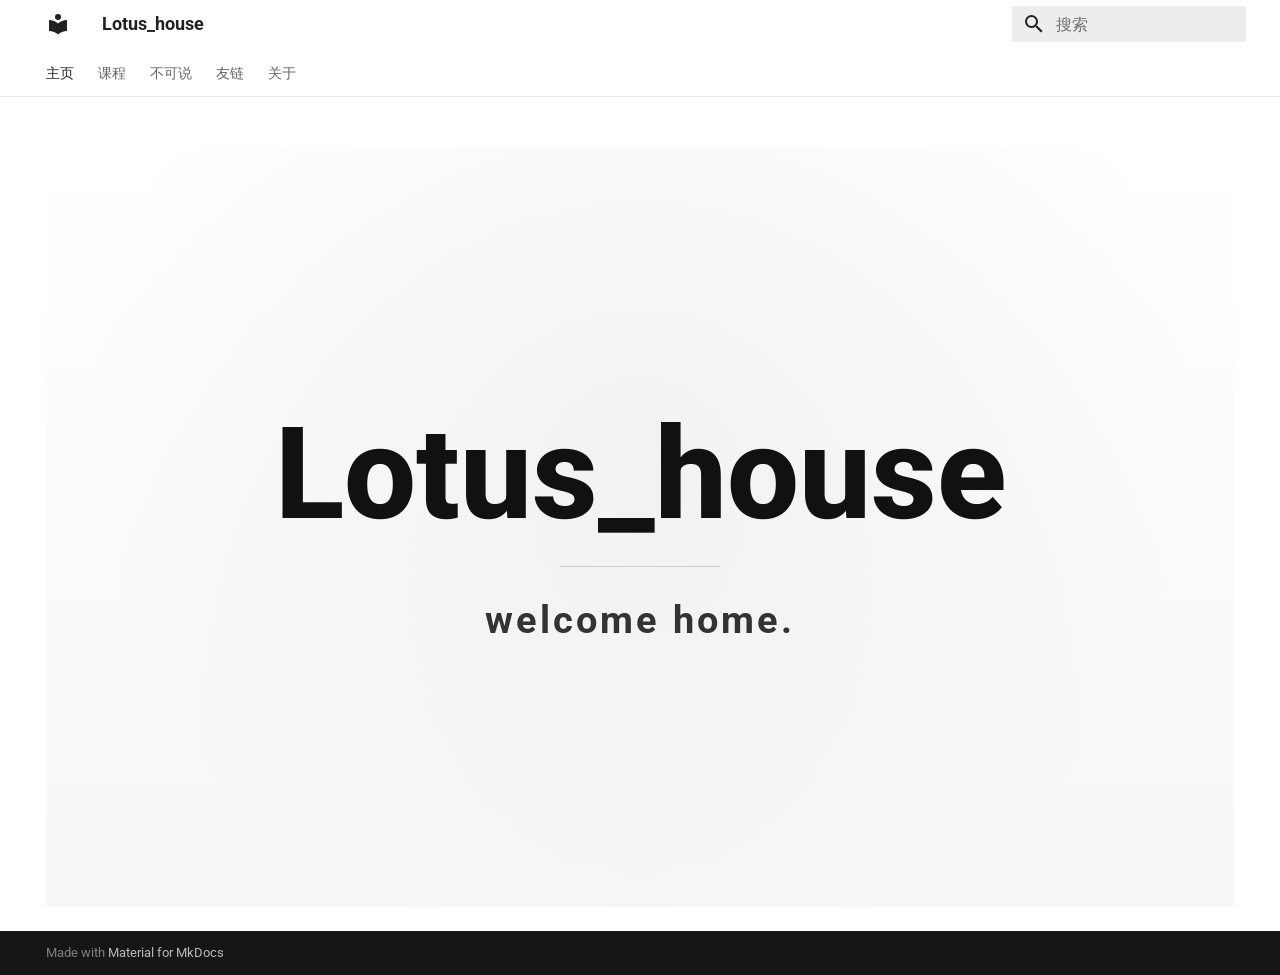
<file: index.html>
<!doctype html>
<html lang="zh" class="no-js">
  <head>
    
      <meta charset="utf-8">
      <meta name="viewport" content="width=device-width,initial-scale=1">
      
      
      
        <link rel="canonical" href="https://callmelotus.github.io/Lotus_house/">
      
      
      
        <link rel="next" href="course/">
      
      
        
      
      
      <link rel="icon" href="assets/images/favicon.png">
      <meta name="generator" content="mkdocs-1.6.1, mkdocs-material-9.7.7">
    
    
      
        <title>Lotus_house</title>
      
    
    
      <link rel="stylesheet" href="assets/stylesheets/main.ec1eaa64.min.css">
      
        
        <link rel="stylesheet" href="assets/stylesheets/palette.ab4e12ef.min.css">
      
      


    
    
      
    
    
      
        
        
        <link rel="preconnect" href="https://fonts.gstatic.com" crossorigin>
        <link rel="stylesheet" href="https://fonts.googleapis.com/css?family=Roboto:300,300i,400,400i,700,700i%7CRoboto+Mono:400,400i,700,700i&display=fallback">
        <style>:root{--md-text-font:"Roboto";--md-code-font:"Roboto Mono"}</style>
      
    
    
      <link rel="stylesheet" href="stylesheets/extra.css">
    
    <script>__md_scope=new URL(".",location),__md_hash=e=>[...e].reduce(((e,_)=>(e<<5)-e+_.charCodeAt(0)),0),__md_get=(e,_=localStorage,t=__md_scope)=>JSON.parse(_.getItem(t.pathname+"."+e)),__md_set=(e,_,t=localStorage,a=__md_scope)=>{try{t.setItem(a.pathname+"."+e,JSON.stringify(_))}catch(e){}}</script>
    
      

    
    
  </head>
  
  
    
    
    
    
    
    <body dir="ltr" data-md-color-scheme="default" data-md-color-primary="white" data-md-color-accent="indigo">
  
    
    <input class="md-toggle" data-md-toggle="drawer" type="checkbox" id="__drawer" autocomplete="off">
    <input class="md-toggle" data-md-toggle="search" type="checkbox" id="__search" autocomplete="off">
    <label class="md-overlay" for="__drawer"></label>
    <div data-md-component="skip">
      
    </div>
    <div data-md-component="announce">
      
    </div>
    
    
      

<header class="md-header" data-md-component="header">
  <nav class="md-header__inner md-grid" aria-label="页眉">
    <a href="." title="Lotus_house" class="md-header__button md-logo" aria-label="Lotus_house" data-md-component="logo">
      
  
  <svg xmlns="http://www.w3.org/2000/svg" viewBox="0 0 24 24"><path d="M12 8a3 3 0 0 0 3-3 3 3 0 0 0-3-3 3 3 0 0 0-3 3 3 3 0 0 0 3 3m0 3.54C9.64 9.35 6.5 8 3 8v11c3.5 0 6.64 1.35 9 3.54 2.36-2.19 5.5-3.54 9-3.54V8c-3.5 0-6.64 1.35-9 3.54"/></svg>

    </a>
    <label class="md-header__button md-icon" for="__drawer">
      
      <svg xmlns="http://www.w3.org/2000/svg" viewBox="0 0 24 24"><path d="M3 6h18v2H3zm0 5h18v2H3zm0 5h18v2H3z"/></svg>
    </label>
    <div class="md-header__title" data-md-component="header-title">
      <div class="md-header__ellipsis">
        <div class="md-header__topic">
          <span class="md-ellipsis">
            Lotus_house
          </span>
        </div>
        <div class="md-header__topic" data-md-component="header-topic">
          <span class="md-ellipsis">
            
              主页
            
          </span>
        </div>
      </div>
    </div>
    
      
    
    
    
    
      
      
        <label class="md-header__button md-icon" for="__search">
          
          <svg xmlns="http://www.w3.org/2000/svg" viewBox="0 0 24 24"><path d="M9.5 3A6.5 6.5 0 0 1 16 9.5c0 1.61-.59 3.09-1.56 4.23l.27.27h.79l5 5-1.5 1.5-5-5v-.79l-.27-.27A6.52 6.52 0 0 1 9.5 16 6.5 6.5 0 0 1 3 9.5 6.5 6.5 0 0 1 9.5 3m0 2C7 5 5 7 5 9.5S7 14 9.5 14 14 12 14 9.5 12 5 9.5 5"/></svg>
        </label>
        <div class="md-search" data-md-component="search" role="dialog">
  <label class="md-search__overlay" for="__search"></label>
  <div class="md-search__inner" role="search">
    <form class="md-search__form" name="search">
      <input type="text" class="md-search__input" name="query" aria-label="搜索" placeholder="搜索" autocapitalize="off" autocorrect="off" autocomplete="off" spellcheck="false" data-md-component="search-query" required>
      <label class="md-search__icon md-icon" for="__search">
        
        <svg xmlns="http://www.w3.org/2000/svg" viewBox="0 0 24 24"><path d="M9.5 3A6.5 6.5 0 0 1 16 9.5c0 1.61-.59 3.09-1.56 4.23l.27.27h.79l5 5-1.5 1.5-5-5v-.79l-.27-.27A6.52 6.52 0 0 1 9.5 16 6.5 6.5 0 0 1 3 9.5 6.5 6.5 0 0 1 9.5 3m0 2C7 5 5 7 5 9.5S7 14 9.5 14 14 12 14 9.5 12 5 9.5 5"/></svg>
        
        <svg xmlns="http://www.w3.org/2000/svg" viewBox="0 0 24 24"><path d="M20 11v2H8l5.5 5.5-1.42 1.42L4.16 12l7.92-7.92L13.5 5.5 8 11z"/></svg>
      </label>
      <nav class="md-search__options" aria-label="查找">
        
        <button type="reset" class="md-search__icon md-icon" title="清空当前内容" aria-label="清空当前内容" tabindex="-1">
          
          <svg xmlns="http://www.w3.org/2000/svg" viewBox="0 0 24 24"><path d="M19 6.41 17.59 5 12 10.59 6.41 5 5 6.41 10.59 12 5 17.59 6.41 19 12 13.41 17.59 19 19 17.59 13.41 12z"/></svg>
        </button>
      </nav>
      
    </form>
    <div class="md-search__output">
      <div class="md-search__scrollwrap" tabindex="0" data-md-scrollfix>
        <div class="md-search-result" data-md-component="search-result">
          <div class="md-search-result__meta">
            正在初始化搜索引擎
          </div>
          <ol class="md-search-result__list" role="presentation"></ol>
        </div>
      </div>
    </div>
  </div>
</div>
      
    
    
  </nav>
  
</header>
    
    <div class="md-container" data-md-component="container">
      
      
        
          
            
<nav class="md-tabs" aria-label="标签" data-md-component="tabs">
  <div class="md-grid">
    <ul class="md-tabs__list">
      
        
  
  
  
    
  
  
    <li class="md-tabs__item md-tabs__item--active">
      <a href="." class="md-tabs__link">
        
  
  
    
  
  主页

      </a>
    </li>
  

      
        
  
  
  
  
    
    
      <li class="md-tabs__item">
        <a href="course/" class="md-tabs__link">
          
  
  
    
  
  课程

        </a>
      </li>
    
  

      
        
  
  
  
  
    <li class="md-tabs__item">
      <a href="Singforme/" class="md-tabs__link">
        
  
  
    
  
  不可说

      </a>
    </li>
  

      
        
  
  
  
  
    <li class="md-tabs__item">
      <a href="friends/" class="md-tabs__link">
        
  
  
    
  
  友链

      </a>
    </li>
  

      
        
  
  
  
  
    <li class="md-tabs__item">
      <a href="about/" class="md-tabs__link">
        
  
  
    
  
  关于

      </a>
    </li>
  

      
    </ul>
  </div>
</nav>
          
        
      
      <main class="md-main" data-md-component="main">
        <div class="md-main__inner md-grid">
          
            
              
                
              
              <div class="md-sidebar md-sidebar--primary" data-md-component="sidebar" data-md-type="navigation" hidden>
                <div class="md-sidebar__scrollwrap">
                  <div class="md-sidebar__inner">
                    


  


<nav class="md-nav md-nav--primary md-nav--lifted" aria-label="导航栏" data-md-level="0">
  <label class="md-nav__title" for="__drawer">
    <a href="." title="Lotus_house" class="md-nav__button md-logo" aria-label="Lotus_house" data-md-component="logo">
      
  
  <svg xmlns="http://www.w3.org/2000/svg" viewBox="0 0 24 24"><path d="M12 8a3 3 0 0 0 3-3 3 3 0 0 0-3-3 3 3 0 0 0-3 3 3 3 0 0 0 3 3m0 3.54C9.64 9.35 6.5 8 3 8v11c3.5 0 6.64 1.35 9 3.54 2.36-2.19 5.5-3.54 9-3.54V8c-3.5 0-6.64 1.35-9 3.54"/></svg>

    </a>
    Lotus_house
  </label>
  
  <ul class="md-nav__list" data-md-scrollfix>
    
      
      
  
  
    
  
  
  
    <li class="md-nav__item md-nav__item--active">
      
      <input class="md-nav__toggle md-toggle" type="checkbox" id="__toc">
      
      
      
      <a href="." class="md-nav__link md-nav__link--active">
        
  
  
  <span class="md-ellipsis">
    
  
    主页
  

    
  </span>
  
  

      </a>
      
    </li>
  

    
      
      
  
  
  
  
    
    
      
        
          
        
      
        
      
    
    
    
      
      
        
      
    
    
    <li class="md-nav__item md-nav__item--nested">
      
        
        
        <input class="md-nav__toggle md-toggle " type="checkbox" id="__nav_2" >
        
          
          <div class="md-nav__link md-nav__container">
            <a href="course/" class="md-nav__link ">
              
  
  
  <span class="md-ellipsis">
    
  
    课程
  

    
  </span>
  
  

            </a>
            
              
              <label class="md-nav__link " for="__nav_2" id="__nav_2_label" tabindex="0">
                <span class="md-nav__icon md-icon"></span>
              </label>
            
          </div>
        
        <nav class="md-nav" data-md-level="1" aria-labelledby="__nav_2_label" aria-expanded="false">
          <label class="md-nav__title" for="__nav_2">
            <span class="md-nav__icon md-icon"></span>
            
  
    课程
  

          </label>
          <ul class="md-nav__list" data-md-scrollfix>
            
              
            
              
                
  
  
  
  
    <li class="md-nav__item">
      <a href="course/example/" class="md-nav__link">
        
  
  
  <span class="md-ellipsis">
    
  
    示例课程
  

    
  </span>
  
  

      </a>
    </li>
  

              
            
          </ul>
        </nav>
      
    </li>
  

    
      
      
  
  
  
  
    <li class="md-nav__item">
      <a href="Singforme/" class="md-nav__link">
        
  
  
  <span class="md-ellipsis">
    
  
    不可说
  

    
  </span>
  
  

      </a>
    </li>
  

    
      
      
  
  
  
  
    <li class="md-nav__item">
      <a href="friends/" class="md-nav__link">
        
  
  
  <span class="md-ellipsis">
    
  
    友链
  

    
  </span>
  
  

      </a>
    </li>
  

    
      
      
  
  
  
  
    <li class="md-nav__item">
      <a href="about/" class="md-nav__link">
        
  
  
  <span class="md-ellipsis">
    
  
    关于
  

    
  </span>
  
  

      </a>
    </li>
  

    
  </ul>
</nav>
                  </div>
                </div>
              </div>
            
            
              
                
              
              <div class="md-sidebar md-sidebar--secondary" data-md-component="sidebar" data-md-type="toc" hidden>
                <div class="md-sidebar__scrollwrap">
                  <div class="md-sidebar__inner">
                    

<nav class="md-nav md-nav--secondary" aria-label="目录">
  
  
  
  
</nav>
                  </div>
                </div>
              </div>
            
          
          
            <div class="md-content" data-md-component="content">
              
              <article class="md-content__inner md-typeset">
                
                  
  




<div class="lotus-home">
  <style>
    .lotus-home {
      min-height: calc(100vh - 7rem);
      display: flex;
      flex-direction: column;
      align-items: center;
      justify-content: center;
      gap: 1.4rem;
      padding: 4rem 1.5rem;
      background:
        radial-gradient(circle at 50% 38%, rgba(120, 120, 120, 0.08), transparent 28rem),
        linear-gradient(180deg, #ffffff 0%, #f7f7f7 100%);
      text-align: center;
    }

    .lotus-home h1 {
      margin: 0;
      color: #111111;
      font-size: clamp(3.4rem, 10vw, 7.4rem);
      font-weight: 800;
      letter-spacing: 0;
      line-height: 1;
    }

    .lotus-home .welcome {
      margin: 0;
      color: #333333;
      font-size: clamp(1.25rem, 3vw, 2rem);
      font-weight: 800;
      letter-spacing: 0.08em;
      line-height: 1.3;
      text-transform: lowercase;
    }

    .lotus-home .divider {
      width: min(8rem, 34vw);
      height: 1px;
      background: #cfcfcf;
    }
  </style>

<h1>Lotus_house</h1>

<div class="divider" aria-hidden="true"></div>

<div class="welcome"><strong>welcome home.</strong></div>

</div>







  
  




  



                
              </article>
            </div>
          
          
<script>var target=document.getElementById(location.hash.slice(1));target&&target.name&&(target.checked=target.name.startsWith("__tabbed_"))</script>
        </div>
        
      </main>
      
        <footer class="md-footer">
  
  <div class="md-footer-meta md-typeset">
    <div class="md-footer-meta__inner md-grid">
      <div class="md-copyright">
  
  
    Made with
    <a href="https://squidfunk.github.io/mkdocs-material/" target="_blank" rel="noopener">
      Material for MkDocs
    </a>
  
</div>
      
    </div>
  </div>
</footer>
      
    </div>
    <div class="md-dialog" data-md-component="dialog">
      <div class="md-dialog__inner md-typeset"></div>
    </div>
    
    
    
      
      
      <script id="__config" type="application/json">{"annotate": null, "base": ".", "features": ["navigation.tabs", "navigation.sections", "navigation.indexes", "content.code.copy"], "search": "assets/javascripts/workers/search.2c215733.min.js", "tags": null, "translations": {"clipboard.copied": "\u5df2\u590d\u5236", "clipboard.copy": "\u590d\u5236", "search.result.more.one": "\u5728\u8be5\u9875\u4e0a\u8fd8\u6709 1 \u4e2a\u7b26\u5408\u6761\u4ef6\u7684\u7ed3\u679c", "search.result.more.other": "\u5728\u8be5\u9875\u4e0a\u8fd8\u6709 # \u4e2a\u7b26\u5408\u6761\u4ef6\u7684\u7ed3\u679c", "search.result.none": "\u6ca1\u6709\u627e\u5230\u7b26\u5408\u6761\u4ef6\u7684\u7ed3\u679c", "search.result.one": "\u627e\u5230 1 \u4e2a\u7b26\u5408\u6761\u4ef6\u7684\u7ed3\u679c", "search.result.other": "# \u4e2a\u7b26\u5408\u6761\u4ef6\u7684\u7ed3\u679c", "search.result.placeholder": "\u952e\u5165\u4ee5\u5f00\u59cb\u641c\u7d22", "search.result.term.missing": "\u7f3a\u5c11", "select.version": "\u9009\u62e9\u5f53\u524d\u7248\u672c"}, "version": null}</script>
    
    
      <script src="assets/javascripts/bundle.d7400e89.min.js"></script>
      
    
  </body>
</html>
</file>
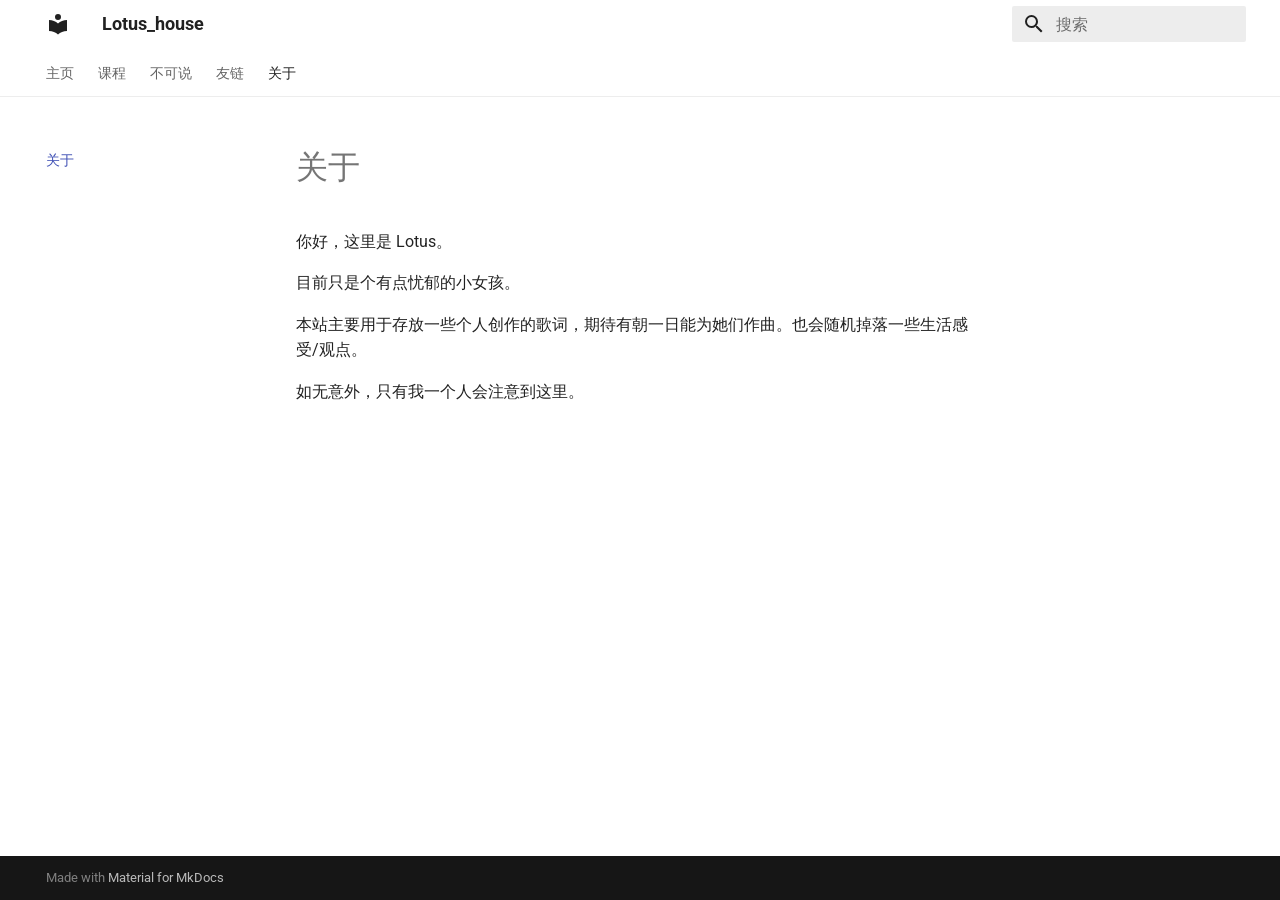
<file: about/index.html>
<!doctype html>
<html lang="zh" class="no-js">
  <head>
    
      <meta charset="utf-8">
      <meta name="viewport" content="width=device-width,initial-scale=1">
      
      
      
        <link rel="canonical" href="https://callmelotus.github.io/Lotus_house/about/">
      
      
        <link rel="prev" href="../friends/">
      
      
      
        
      
      
      <link rel="icon" href="../assets/images/favicon.png">
      <meta name="generator" content="mkdocs-1.6.1, mkdocs-material-9.7.7">
    
    
      
        <title>关于 - Lotus_house</title>
      
    
    
      <link rel="stylesheet" href="../assets/stylesheets/main.ec1eaa64.min.css">
      
        
        <link rel="stylesheet" href="../assets/stylesheets/palette.ab4e12ef.min.css">
      
      


    
    
      
    
    
      
        
        
        <link rel="preconnect" href="https://fonts.gstatic.com" crossorigin>
        <link rel="stylesheet" href="https://fonts.googleapis.com/css?family=Roboto:300,300i,400,400i,700,700i%7CRoboto+Mono:400,400i,700,700i&display=fallback">
        <style>:root{--md-text-font:"Roboto";--md-code-font:"Roboto Mono"}</style>
      
    
    
      <link rel="stylesheet" href="../stylesheets/extra.css">
    
    <script>__md_scope=new URL("..",location),__md_hash=e=>[...e].reduce(((e,_)=>(e<<5)-e+_.charCodeAt(0)),0),__md_get=(e,_=localStorage,t=__md_scope)=>JSON.parse(_.getItem(t.pathname+"."+e)),__md_set=(e,_,t=localStorage,a=__md_scope)=>{try{t.setItem(a.pathname+"."+e,JSON.stringify(_))}catch(e){}}</script>
    
      

    
    
  </head>
  
  
    
    
    
    
    
    <body dir="ltr" data-md-color-scheme="default" data-md-color-primary="white" data-md-color-accent="indigo">
  
    
    <input class="md-toggle" data-md-toggle="drawer" type="checkbox" id="__drawer" autocomplete="off">
    <input class="md-toggle" data-md-toggle="search" type="checkbox" id="__search" autocomplete="off">
    <label class="md-overlay" for="__drawer"></label>
    <div data-md-component="skip">
      
        
        <a href="#_1" class="md-skip">
          跳转至
        </a>
      
    </div>
    <div data-md-component="announce">
      
    </div>
    
    
      

<header class="md-header" data-md-component="header">
  <nav class="md-header__inner md-grid" aria-label="页眉">
    <a href=".." title="Lotus_house" class="md-header__button md-logo" aria-label="Lotus_house" data-md-component="logo">
      
  
  <svg xmlns="http://www.w3.org/2000/svg" viewBox="0 0 24 24"><path d="M12 8a3 3 0 0 0 3-3 3 3 0 0 0-3-3 3 3 0 0 0-3 3 3 3 0 0 0 3 3m0 3.54C9.64 9.35 6.5 8 3 8v11c3.5 0 6.64 1.35 9 3.54 2.36-2.19 5.5-3.54 9-3.54V8c-3.5 0-6.64 1.35-9 3.54"/></svg>

    </a>
    <label class="md-header__button md-icon" for="__drawer">
      
      <svg xmlns="http://www.w3.org/2000/svg" viewBox="0 0 24 24"><path d="M3 6h18v2H3zm0 5h18v2H3zm0 5h18v2H3z"/></svg>
    </label>
    <div class="md-header__title" data-md-component="header-title">
      <div class="md-header__ellipsis">
        <div class="md-header__topic">
          <span class="md-ellipsis">
            Lotus_house
          </span>
        </div>
        <div class="md-header__topic" data-md-component="header-topic">
          <span class="md-ellipsis">
            
              关于
            
          </span>
        </div>
      </div>
    </div>
    
      
    
    
    
    
      
      
        <label class="md-header__button md-icon" for="__search">
          
          <svg xmlns="http://www.w3.org/2000/svg" viewBox="0 0 24 24"><path d="M9.5 3A6.5 6.5 0 0 1 16 9.5c0 1.61-.59 3.09-1.56 4.23l.27.27h.79l5 5-1.5 1.5-5-5v-.79l-.27-.27A6.52 6.52 0 0 1 9.5 16 6.5 6.5 0 0 1 3 9.5 6.5 6.5 0 0 1 9.5 3m0 2C7 5 5 7 5 9.5S7 14 9.5 14 14 12 14 9.5 12 5 9.5 5"/></svg>
        </label>
        <div class="md-search" data-md-component="search" role="dialog">
  <label class="md-search__overlay" for="__search"></label>
  <div class="md-search__inner" role="search">
    <form class="md-search__form" name="search">
      <input type="text" class="md-search__input" name="query" aria-label="搜索" placeholder="搜索" autocapitalize="off" autocorrect="off" autocomplete="off" spellcheck="false" data-md-component="search-query" required>
      <label class="md-search__icon md-icon" for="__search">
        
        <svg xmlns="http://www.w3.org/2000/svg" viewBox="0 0 24 24"><path d="M9.5 3A6.5 6.5 0 0 1 16 9.5c0 1.61-.59 3.09-1.56 4.23l.27.27h.79l5 5-1.5 1.5-5-5v-.79l-.27-.27A6.52 6.52 0 0 1 9.5 16 6.5 6.5 0 0 1 3 9.5 6.5 6.5 0 0 1 9.5 3m0 2C7 5 5 7 5 9.5S7 14 9.5 14 14 12 14 9.5 12 5 9.5 5"/></svg>
        
        <svg xmlns="http://www.w3.org/2000/svg" viewBox="0 0 24 24"><path d="M20 11v2H8l5.5 5.5-1.42 1.42L4.16 12l7.92-7.92L13.5 5.5 8 11z"/></svg>
      </label>
      <nav class="md-search__options" aria-label="查找">
        
        <button type="reset" class="md-search__icon md-icon" title="清空当前内容" aria-label="清空当前内容" tabindex="-1">
          
          <svg xmlns="http://www.w3.org/2000/svg" viewBox="0 0 24 24"><path d="M19 6.41 17.59 5 12 10.59 6.41 5 5 6.41 10.59 12 5 17.59 6.41 19 12 13.41 17.59 19 19 17.59 13.41 12z"/></svg>
        </button>
      </nav>
      
    </form>
    <div class="md-search__output">
      <div class="md-search__scrollwrap" tabindex="0" data-md-scrollfix>
        <div class="md-search-result" data-md-component="search-result">
          <div class="md-search-result__meta">
            正在初始化搜索引擎
          </div>
          <ol class="md-search-result__list" role="presentation"></ol>
        </div>
      </div>
    </div>
  </div>
</div>
      
    
    
  </nav>
  
</header>
    
    <div class="md-container" data-md-component="container">
      
      
        
          
            
<nav class="md-tabs" aria-label="标签" data-md-component="tabs">
  <div class="md-grid">
    <ul class="md-tabs__list">
      
        
  
  
  
  
    <li class="md-tabs__item">
      <a href=".." class="md-tabs__link">
        
  
  
    
  
  主页

      </a>
    </li>
  

      
        
  
  
  
  
    
    
      <li class="md-tabs__item">
        <a href="../course/" class="md-tabs__link">
          
  
  
    
  
  课程

        </a>
      </li>
    
  

      
        
  
  
  
  
    <li class="md-tabs__item">
      <a href="../Singforme/" class="md-tabs__link">
        
  
  
    
  
  不可说

      </a>
    </li>
  

      
        
  
  
  
  
    <li class="md-tabs__item">
      <a href="../friends/" class="md-tabs__link">
        
  
  
    
  
  友链

      </a>
    </li>
  

      
        
  
  
  
    
  
  
    <li class="md-tabs__item md-tabs__item--active">
      <a href="./" class="md-tabs__link">
        
  
  
    
  
  关于

      </a>
    </li>
  

      
    </ul>
  </div>
</nav>
          
        
      
      <main class="md-main" data-md-component="main">
        <div class="md-main__inner md-grid">
          
            
              
              <div class="md-sidebar md-sidebar--primary" data-md-component="sidebar" data-md-type="navigation" >
                <div class="md-sidebar__scrollwrap">
                  <div class="md-sidebar__inner">
                    


  


<nav class="md-nav md-nav--primary md-nav--lifted" aria-label="导航栏" data-md-level="0">
  <label class="md-nav__title" for="__drawer">
    <a href=".." title="Lotus_house" class="md-nav__button md-logo" aria-label="Lotus_house" data-md-component="logo">
      
  
  <svg xmlns="http://www.w3.org/2000/svg" viewBox="0 0 24 24"><path d="M12 8a3 3 0 0 0 3-3 3 3 0 0 0-3-3 3 3 0 0 0-3 3 3 3 0 0 0 3 3m0 3.54C9.64 9.35 6.5 8 3 8v11c3.5 0 6.64 1.35 9 3.54 2.36-2.19 5.5-3.54 9-3.54V8c-3.5 0-6.64 1.35-9 3.54"/></svg>

    </a>
    Lotus_house
  </label>
  
  <ul class="md-nav__list" data-md-scrollfix>
    
      
      
  
  
  
  
    <li class="md-nav__item">
      <a href=".." class="md-nav__link">
        
  
  
  <span class="md-ellipsis">
    
  
    主页
  

    
  </span>
  
  

      </a>
    </li>
  

    
      
      
  
  
  
  
    
    
      
        
          
        
      
        
      
    
    
    
      
      
        
      
    
    
    <li class="md-nav__item md-nav__item--nested">
      
        
        
        <input class="md-nav__toggle md-toggle " type="checkbox" id="__nav_2" >
        
          
          <div class="md-nav__link md-nav__container">
            <a href="../course/" class="md-nav__link ">
              
  
  
  <span class="md-ellipsis">
    
  
    课程
  

    
  </span>
  
  

            </a>
            
              
              <label class="md-nav__link " for="__nav_2" id="__nav_2_label" tabindex="0">
                <span class="md-nav__icon md-icon"></span>
              </label>
            
          </div>
        
        <nav class="md-nav" data-md-level="1" aria-labelledby="__nav_2_label" aria-expanded="false">
          <label class="md-nav__title" for="__nav_2">
            <span class="md-nav__icon md-icon"></span>
            
  
    课程
  

          </label>
          <ul class="md-nav__list" data-md-scrollfix>
            
              
            
              
                
  
  
  
  
    <li class="md-nav__item">
      <a href="../course/example/" class="md-nav__link">
        
  
  
  <span class="md-ellipsis">
    
  
    示例课程
  

    
  </span>
  
  

      </a>
    </li>
  

              
            
          </ul>
        </nav>
      
    </li>
  

    
      
      
  
  
  
  
    <li class="md-nav__item">
      <a href="../Singforme/" class="md-nav__link">
        
  
  
  <span class="md-ellipsis">
    
  
    不可说
  

    
  </span>
  
  

      </a>
    </li>
  

    
      
      
  
  
  
  
    <li class="md-nav__item">
      <a href="../friends/" class="md-nav__link">
        
  
  
  <span class="md-ellipsis">
    
  
    友链
  

    
  </span>
  
  

      </a>
    </li>
  

    
      
      
  
  
    
  
  
  
    <li class="md-nav__item md-nav__item--active">
      
      <input class="md-nav__toggle md-toggle" type="checkbox" id="__toc">
      
      
        
      
      
      <a href="./" class="md-nav__link md-nav__link--active">
        
  
  
  <span class="md-ellipsis">
    
  
    关于
  

    
  </span>
  
  

      </a>
      
    </li>
  

    
  </ul>
</nav>
                  </div>
                </div>
              </div>
            
            
              
              <div class="md-sidebar md-sidebar--secondary" data-md-component="sidebar" data-md-type="toc" >
                <div class="md-sidebar__scrollwrap">
                  <div class="md-sidebar__inner">
                    

<nav class="md-nav md-nav--secondary" aria-label="目录">
  
  
  
    
  
  
</nav>
                  </div>
                </div>
              </div>
            
          
          
            <div class="md-content" data-md-component="content">
              
              <article class="md-content__inner md-typeset">
                
                  



<h1 id="_1">关于</h1>
<p>你好，这里是 Lotus。</p>
<p>目前只是个有点忧郁的小女孩。</p>
<p>本站主要用于存放一些个人创作的歌词，期待有朝一日能为她们作曲。也会随机掉落一些生活感受/观点。</p>
<p>如无意外，只有我一个人会注意到这里。</p>












                
              </article>
            </div>
          
          
<script>var target=document.getElementById(location.hash.slice(1));target&&target.name&&(target.checked=target.name.startsWith("__tabbed_"))</script>
        </div>
        
      </main>
      
        <footer class="md-footer">
  
  <div class="md-footer-meta md-typeset">
    <div class="md-footer-meta__inner md-grid">
      <div class="md-copyright">
  
  
    Made with
    <a href="https://squidfunk.github.io/mkdocs-material/" target="_blank" rel="noopener">
      Material for MkDocs
    </a>
  
</div>
      
    </div>
  </div>
</footer>
      
    </div>
    <div class="md-dialog" data-md-component="dialog">
      <div class="md-dialog__inner md-typeset"></div>
    </div>
    
    
    
      
      
      <script id="__config" type="application/json">{"annotate": null, "base": "..", "features": ["navigation.tabs", "navigation.sections", "navigation.indexes", "content.code.copy"], "search": "../assets/javascripts/workers/search.2c215733.min.js", "tags": null, "translations": {"clipboard.copied": "\u5df2\u590d\u5236", "clipboard.copy": "\u590d\u5236", "search.result.more.one": "\u5728\u8be5\u9875\u4e0a\u8fd8\u6709 1 \u4e2a\u7b26\u5408\u6761\u4ef6\u7684\u7ed3\u679c", "search.result.more.other": "\u5728\u8be5\u9875\u4e0a\u8fd8\u6709 # \u4e2a\u7b26\u5408\u6761\u4ef6\u7684\u7ed3\u679c", "search.result.none": "\u6ca1\u6709\u627e\u5230\u7b26\u5408\u6761\u4ef6\u7684\u7ed3\u679c", "search.result.one": "\u627e\u5230 1 \u4e2a\u7b26\u5408\u6761\u4ef6\u7684\u7ed3\u679c", "search.result.other": "# \u4e2a\u7b26\u5408\u6761\u4ef6\u7684\u7ed3\u679c", "search.result.placeholder": "\u952e\u5165\u4ee5\u5f00\u59cb\u641c\u7d22", "search.result.term.missing": "\u7f3a\u5c11", "select.version": "\u9009\u62e9\u5f53\u524d\u7248\u672c"}, "version": null}</script>
    
    
      <script src="../assets/javascripts/bundle.d7400e89.min.js"></script>
      
    
  </body>
</html>
</file>
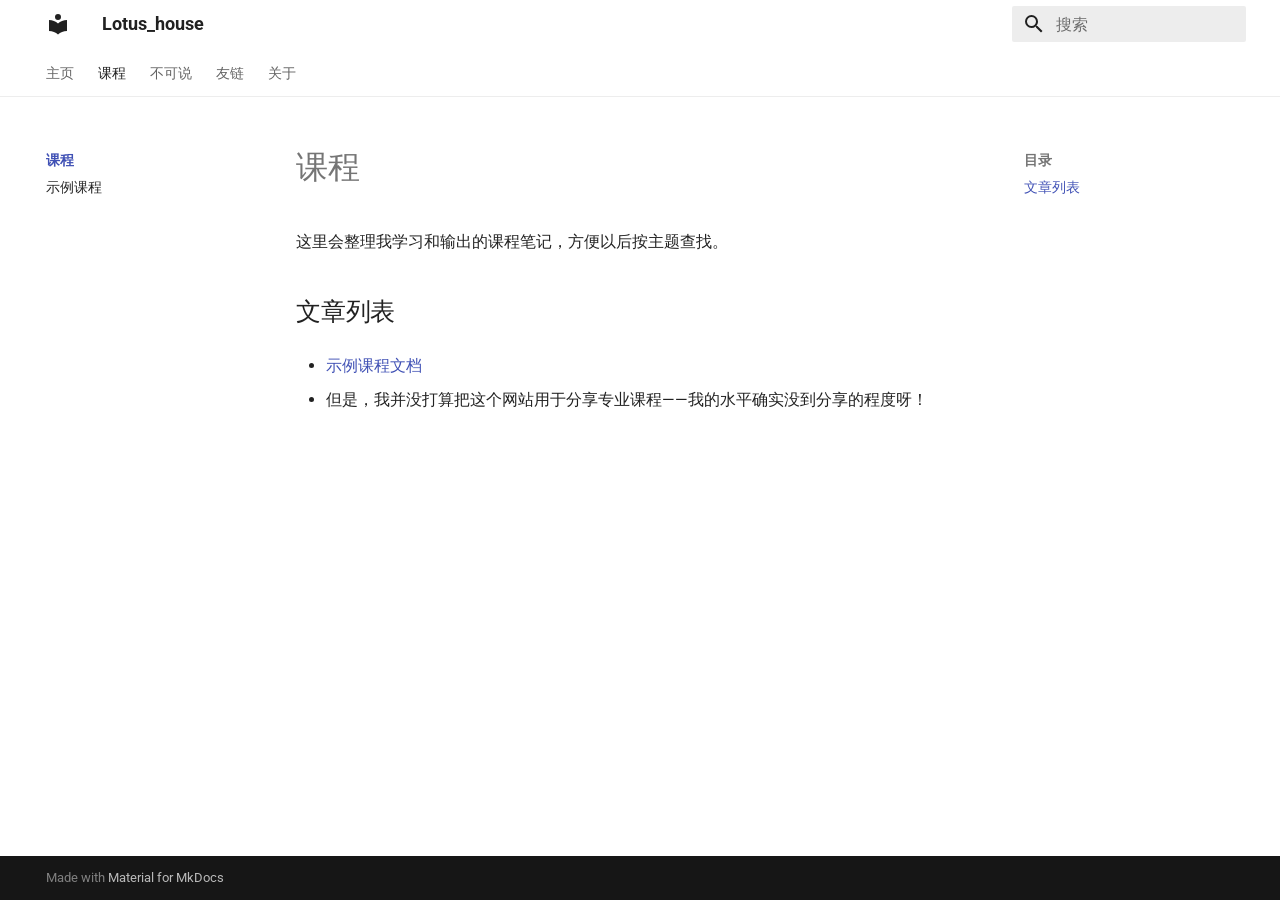
<file: course/index.html>
<!doctype html>
<html lang="zh" class="no-js">
  <head>
    
      <meta charset="utf-8">
      <meta name="viewport" content="width=device-width,initial-scale=1">
      
      
      
        <link rel="canonical" href="https://callmelotus.github.io/Lotus_house/course/">
      
      
        <link rel="prev" href="..">
      
      
        <link rel="next" href="example/">
      
      
        
      
      
      <link rel="icon" href="../assets/images/favicon.png">
      <meta name="generator" content="mkdocs-1.6.1, mkdocs-material-9.7.7">
    
    
      
        <title>课程 - Lotus_house</title>
      
    
    
      <link rel="stylesheet" href="../assets/stylesheets/main.ec1eaa64.min.css">
      
        
        <link rel="stylesheet" href="../assets/stylesheets/palette.ab4e12ef.min.css">
      
      


    
    
      
    
    
      
        
        
        <link rel="preconnect" href="https://fonts.gstatic.com" crossorigin>
        <link rel="stylesheet" href="https://fonts.googleapis.com/css?family=Roboto:300,300i,400,400i,700,700i%7CRoboto+Mono:400,400i,700,700i&display=fallback">
        <style>:root{--md-text-font:"Roboto";--md-code-font:"Roboto Mono"}</style>
      
    
    
      <link rel="stylesheet" href="../stylesheets/extra.css">
    
    <script>__md_scope=new URL("..",location),__md_hash=e=>[...e].reduce(((e,_)=>(e<<5)-e+_.charCodeAt(0)),0),__md_get=(e,_=localStorage,t=__md_scope)=>JSON.parse(_.getItem(t.pathname+"."+e)),__md_set=(e,_,t=localStorage,a=__md_scope)=>{try{t.setItem(a.pathname+"."+e,JSON.stringify(_))}catch(e){}}</script>
    
      

    
    
  </head>
  
  
    
    
    
    
    
    <body dir="ltr" data-md-color-scheme="default" data-md-color-primary="white" data-md-color-accent="indigo">
  
    
    <input class="md-toggle" data-md-toggle="drawer" type="checkbox" id="__drawer" autocomplete="off">
    <input class="md-toggle" data-md-toggle="search" type="checkbox" id="__search" autocomplete="off">
    <label class="md-overlay" for="__drawer"></label>
    <div data-md-component="skip">
      
        
        <a href="#_1" class="md-skip">
          跳转至
        </a>
      
    </div>
    <div data-md-component="announce">
      
    </div>
    
    
      

<header class="md-header" data-md-component="header">
  <nav class="md-header__inner md-grid" aria-label="页眉">
    <a href=".." title="Lotus_house" class="md-header__button md-logo" aria-label="Lotus_house" data-md-component="logo">
      
  
  <svg xmlns="http://www.w3.org/2000/svg" viewBox="0 0 24 24"><path d="M12 8a3 3 0 0 0 3-3 3 3 0 0 0-3-3 3 3 0 0 0-3 3 3 3 0 0 0 3 3m0 3.54C9.64 9.35 6.5 8 3 8v11c3.5 0 6.64 1.35 9 3.54 2.36-2.19 5.5-3.54 9-3.54V8c-3.5 0-6.64 1.35-9 3.54"/></svg>

    </a>
    <label class="md-header__button md-icon" for="__drawer">
      
      <svg xmlns="http://www.w3.org/2000/svg" viewBox="0 0 24 24"><path d="M3 6h18v2H3zm0 5h18v2H3zm0 5h18v2H3z"/></svg>
    </label>
    <div class="md-header__title" data-md-component="header-title">
      <div class="md-header__ellipsis">
        <div class="md-header__topic">
          <span class="md-ellipsis">
            Lotus_house
          </span>
        </div>
        <div class="md-header__topic" data-md-component="header-topic">
          <span class="md-ellipsis">
            
              课程
            
          </span>
        </div>
      </div>
    </div>
    
      
    
    
    
    
      
      
        <label class="md-header__button md-icon" for="__search">
          
          <svg xmlns="http://www.w3.org/2000/svg" viewBox="0 0 24 24"><path d="M9.5 3A6.5 6.5 0 0 1 16 9.5c0 1.61-.59 3.09-1.56 4.23l.27.27h.79l5 5-1.5 1.5-5-5v-.79l-.27-.27A6.52 6.52 0 0 1 9.5 16 6.5 6.5 0 0 1 3 9.5 6.5 6.5 0 0 1 9.5 3m0 2C7 5 5 7 5 9.5S7 14 9.5 14 14 12 14 9.5 12 5 9.5 5"/></svg>
        </label>
        <div class="md-search" data-md-component="search" role="dialog">
  <label class="md-search__overlay" for="__search"></label>
  <div class="md-search__inner" role="search">
    <form class="md-search__form" name="search">
      <input type="text" class="md-search__input" name="query" aria-label="搜索" placeholder="搜索" autocapitalize="off" autocorrect="off" autocomplete="off" spellcheck="false" data-md-component="search-query" required>
      <label class="md-search__icon md-icon" for="__search">
        
        <svg xmlns="http://www.w3.org/2000/svg" viewBox="0 0 24 24"><path d="M9.5 3A6.5 6.5 0 0 1 16 9.5c0 1.61-.59 3.09-1.56 4.23l.27.27h.79l5 5-1.5 1.5-5-5v-.79l-.27-.27A6.52 6.52 0 0 1 9.5 16 6.5 6.5 0 0 1 3 9.5 6.5 6.5 0 0 1 9.5 3m0 2C7 5 5 7 5 9.5S7 14 9.5 14 14 12 14 9.5 12 5 9.5 5"/></svg>
        
        <svg xmlns="http://www.w3.org/2000/svg" viewBox="0 0 24 24"><path d="M20 11v2H8l5.5 5.5-1.42 1.42L4.16 12l7.92-7.92L13.5 5.5 8 11z"/></svg>
      </label>
      <nav class="md-search__options" aria-label="查找">
        
        <button type="reset" class="md-search__icon md-icon" title="清空当前内容" aria-label="清空当前内容" tabindex="-1">
          
          <svg xmlns="http://www.w3.org/2000/svg" viewBox="0 0 24 24"><path d="M19 6.41 17.59 5 12 10.59 6.41 5 5 6.41 10.59 12 5 17.59 6.41 19 12 13.41 17.59 19 19 17.59 13.41 12z"/></svg>
        </button>
      </nav>
      
    </form>
    <div class="md-search__output">
      <div class="md-search__scrollwrap" tabindex="0" data-md-scrollfix>
        <div class="md-search-result" data-md-component="search-result">
          <div class="md-search-result__meta">
            正在初始化搜索引擎
          </div>
          <ol class="md-search-result__list" role="presentation"></ol>
        </div>
      </div>
    </div>
  </div>
</div>
      
    
    
  </nav>
  
</header>
    
    <div class="md-container" data-md-component="container">
      
      
        
          
            
<nav class="md-tabs" aria-label="标签" data-md-component="tabs">
  <div class="md-grid">
    <ul class="md-tabs__list">
      
        
  
  
  
  
    <li class="md-tabs__item">
      <a href=".." class="md-tabs__link">
        
  
  
    
  
  主页

      </a>
    </li>
  

      
        
  
  
  
    
  
  
    
    
      <li class="md-tabs__item md-tabs__item--active">
        <a href="./" class="md-tabs__link">
          
  
  
    
  
  课程

        </a>
      </li>
    
  

      
        
  
  
  
  
    <li class="md-tabs__item">
      <a href="../Singforme/" class="md-tabs__link">
        
  
  
    
  
  不可说

      </a>
    </li>
  

      
        
  
  
  
  
    <li class="md-tabs__item">
      <a href="../friends/" class="md-tabs__link">
        
  
  
    
  
  友链

      </a>
    </li>
  

      
        
  
  
  
  
    <li class="md-tabs__item">
      <a href="../about/" class="md-tabs__link">
        
  
  
    
  
  关于

      </a>
    </li>
  

      
    </ul>
  </div>
</nav>
          
        
      
      <main class="md-main" data-md-component="main">
        <div class="md-main__inner md-grid">
          
            
              
              <div class="md-sidebar md-sidebar--primary" data-md-component="sidebar" data-md-type="navigation" >
                <div class="md-sidebar__scrollwrap">
                  <div class="md-sidebar__inner">
                    


  


<nav class="md-nav md-nav--primary md-nav--lifted" aria-label="导航栏" data-md-level="0">
  <label class="md-nav__title" for="__drawer">
    <a href=".." title="Lotus_house" class="md-nav__button md-logo" aria-label="Lotus_house" data-md-component="logo">
      
  
  <svg xmlns="http://www.w3.org/2000/svg" viewBox="0 0 24 24"><path d="M12 8a3 3 0 0 0 3-3 3 3 0 0 0-3-3 3 3 0 0 0-3 3 3 3 0 0 0 3 3m0 3.54C9.64 9.35 6.5 8 3 8v11c3.5 0 6.64 1.35 9 3.54 2.36-2.19 5.5-3.54 9-3.54V8c-3.5 0-6.64 1.35-9 3.54"/></svg>

    </a>
    Lotus_house
  </label>
  
  <ul class="md-nav__list" data-md-scrollfix>
    
      
      
  
  
  
  
    <li class="md-nav__item">
      <a href=".." class="md-nav__link">
        
  
  
  <span class="md-ellipsis">
    
  
    主页
  

    
  </span>
  
  

      </a>
    </li>
  

    
      
      
  
  
    
  
  
  
    
    
      
        
          
        
      
        
      
    
    
    
      
        
        
      
      
        
      
    
    
    <li class="md-nav__item md-nav__item--active md-nav__item--section md-nav__item--nested">
      
        
        
        <input class="md-nav__toggle md-toggle " type="checkbox" id="__nav_2" checked>
        
          
          <div class="md-nav__link md-nav__container">
            <a href="./" class="md-nav__link md-nav__link--active">
              
  
  
  <span class="md-ellipsis">
    
  
    课程
  

    
  </span>
  
  

            </a>
            
              
              <label class="md-nav__link md-nav__link--active" for="__nav_2" id="__nav_2_label" tabindex="">
                <span class="md-nav__icon md-icon"></span>
              </label>
            
          </div>
        
        <nav class="md-nav" data-md-level="1" aria-labelledby="__nav_2_label" aria-expanded="true">
          <label class="md-nav__title" for="__nav_2">
            <span class="md-nav__icon md-icon"></span>
            
  
    课程
  

          </label>
          <ul class="md-nav__list" data-md-scrollfix>
            
              
            
              
                
  
  
  
  
    <li class="md-nav__item">
      <a href="example/" class="md-nav__link">
        
  
  
  <span class="md-ellipsis">
    
  
    示例课程
  

    
  </span>
  
  

      </a>
    </li>
  

              
            
          </ul>
        </nav>
      
    </li>
  

    
      
      
  
  
  
  
    <li class="md-nav__item">
      <a href="../Singforme/" class="md-nav__link">
        
  
  
  <span class="md-ellipsis">
    
  
    不可说
  

    
  </span>
  
  

      </a>
    </li>
  

    
      
      
  
  
  
  
    <li class="md-nav__item">
      <a href="../friends/" class="md-nav__link">
        
  
  
  <span class="md-ellipsis">
    
  
    友链
  

    
  </span>
  
  

      </a>
    </li>
  

    
      
      
  
  
  
  
    <li class="md-nav__item">
      <a href="../about/" class="md-nav__link">
        
  
  
  <span class="md-ellipsis">
    
  
    关于
  

    
  </span>
  
  

      </a>
    </li>
  

    
  </ul>
</nav>
                  </div>
                </div>
              </div>
            
            
              
              <div class="md-sidebar md-sidebar--secondary" data-md-component="sidebar" data-md-type="toc" >
                <div class="md-sidebar__scrollwrap">
                  <div class="md-sidebar__inner">
                    

<nav class="md-nav md-nav--secondary" aria-label="目录">
  
  
  
    
  
  
    <label class="md-nav__title" for="__toc">
      <span class="md-nav__icon md-icon"></span>
      目录
    </label>
    <ul class="md-nav__list" data-md-component="toc" data-md-scrollfix>
      
        <li class="md-nav__item">
  <a href="#_2" class="md-nav__link">
    <span class="md-ellipsis">
      
        文章列表
      
    </span>
  </a>
  
</li>
      
    </ul>
  
</nav>
                  </div>
                </div>
              </div>
            
          
          
            <div class="md-content" data-md-component="content">
              
              <article class="md-content__inner md-typeset">
                
                  



<h1 id="_1">课程</h1>
<p>这里会整理我学习和输出的课程笔记，方便以后按主题查找。</p>
<h2 id="_2">文章列表</h2>
<ul>
<li>
<p><a href="example/">示例课程文档</a></p>
</li>
<li>
<p>但是，我并没打算把这个网站用于分享专业课程——我的水平确实没到分享的程度呀！</p>
</li>
</ul>












                
              </article>
            </div>
          
          
<script>var target=document.getElementById(location.hash.slice(1));target&&target.name&&(target.checked=target.name.startsWith("__tabbed_"))</script>
        </div>
        
      </main>
      
        <footer class="md-footer">
  
  <div class="md-footer-meta md-typeset">
    <div class="md-footer-meta__inner md-grid">
      <div class="md-copyright">
  
  
    Made with
    <a href="https://squidfunk.github.io/mkdocs-material/" target="_blank" rel="noopener">
      Material for MkDocs
    </a>
  
</div>
      
    </div>
  </div>
</footer>
      
    </div>
    <div class="md-dialog" data-md-component="dialog">
      <div class="md-dialog__inner md-typeset"></div>
    </div>
    
    
    
      
      
      <script id="__config" type="application/json">{"annotate": null, "base": "..", "features": ["navigation.tabs", "navigation.sections", "navigation.indexes", "content.code.copy"], "search": "../assets/javascripts/workers/search.2c215733.min.js", "tags": null, "translations": {"clipboard.copied": "\u5df2\u590d\u5236", "clipboard.copy": "\u590d\u5236", "search.result.more.one": "\u5728\u8be5\u9875\u4e0a\u8fd8\u6709 1 \u4e2a\u7b26\u5408\u6761\u4ef6\u7684\u7ed3\u679c", "search.result.more.other": "\u5728\u8be5\u9875\u4e0a\u8fd8\u6709 # \u4e2a\u7b26\u5408\u6761\u4ef6\u7684\u7ed3\u679c", "search.result.none": "\u6ca1\u6709\u627e\u5230\u7b26\u5408\u6761\u4ef6\u7684\u7ed3\u679c", "search.result.one": "\u627e\u5230 1 \u4e2a\u7b26\u5408\u6761\u4ef6\u7684\u7ed3\u679c", "search.result.other": "# \u4e2a\u7b26\u5408\u6761\u4ef6\u7684\u7ed3\u679c", "search.result.placeholder": "\u952e\u5165\u4ee5\u5f00\u59cb\u641c\u7d22", "search.result.term.missing": "\u7f3a\u5c11", "select.version": "\u9009\u62e9\u5f53\u524d\u7248\u672c"}, "version": null}</script>
    
    
      <script src="../assets/javascripts/bundle.d7400e89.min.js"></script>
      
    
  </body>
</html>
</file>
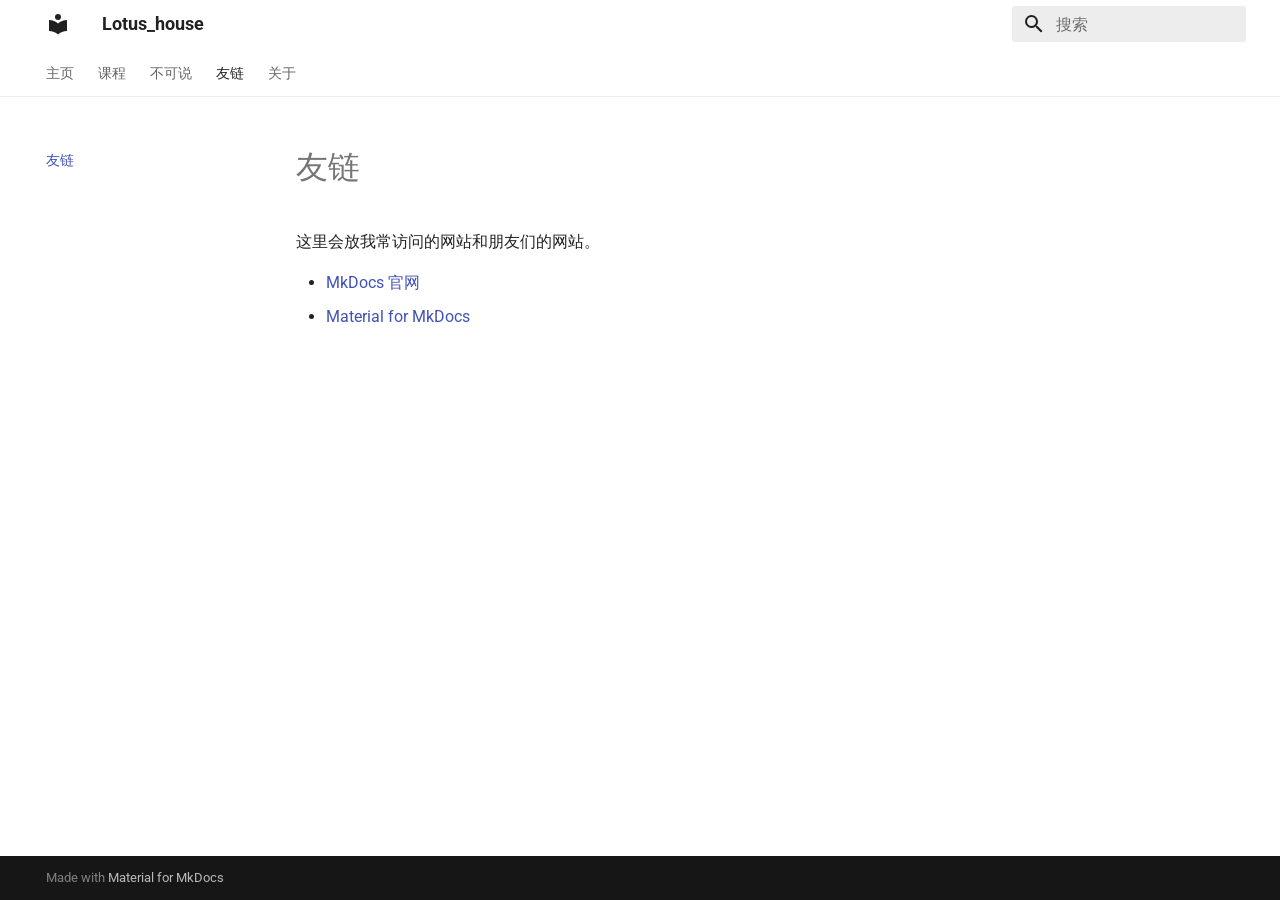
<file: friends/index.html>
<!doctype html>
<html lang="zh" class="no-js">
  <head>
    
      <meta charset="utf-8">
      <meta name="viewport" content="width=device-width,initial-scale=1">
      
      
      
        <link rel="canonical" href="https://callmelotus.github.io/Lotus_house/friends/">
      
      
        <link rel="prev" href="../Singforme/">
      
      
        <link rel="next" href="../about/">
      
      
        
      
      
      <link rel="icon" href="../assets/images/favicon.png">
      <meta name="generator" content="mkdocs-1.6.1, mkdocs-material-9.7.7">
    
    
      
        <title>友链 - Lotus_house</title>
      
    
    
      <link rel="stylesheet" href="../assets/stylesheets/main.ec1eaa64.min.css">
      
        
        <link rel="stylesheet" href="../assets/stylesheets/palette.ab4e12ef.min.css">
      
      


    
    
      
    
    
      
        
        
        <link rel="preconnect" href="https://fonts.gstatic.com" crossorigin>
        <link rel="stylesheet" href="https://fonts.googleapis.com/css?family=Roboto:300,300i,400,400i,700,700i%7CRoboto+Mono:400,400i,700,700i&display=fallback">
        <style>:root{--md-text-font:"Roboto";--md-code-font:"Roboto Mono"}</style>
      
    
    
      <link rel="stylesheet" href="../stylesheets/extra.css">
    
    <script>__md_scope=new URL("..",location),__md_hash=e=>[...e].reduce(((e,_)=>(e<<5)-e+_.charCodeAt(0)),0),__md_get=(e,_=localStorage,t=__md_scope)=>JSON.parse(_.getItem(t.pathname+"."+e)),__md_set=(e,_,t=localStorage,a=__md_scope)=>{try{t.setItem(a.pathname+"."+e,JSON.stringify(_))}catch(e){}}</script>
    
      

    
    
  </head>
  
  
    
    
    
    
    
    <body dir="ltr" data-md-color-scheme="default" data-md-color-primary="white" data-md-color-accent="indigo">
  
    
    <input class="md-toggle" data-md-toggle="drawer" type="checkbox" id="__drawer" autocomplete="off">
    <input class="md-toggle" data-md-toggle="search" type="checkbox" id="__search" autocomplete="off">
    <label class="md-overlay" for="__drawer"></label>
    <div data-md-component="skip">
      
        
        <a href="#_1" class="md-skip">
          跳转至
        </a>
      
    </div>
    <div data-md-component="announce">
      
    </div>
    
    
      

<header class="md-header" data-md-component="header">
  <nav class="md-header__inner md-grid" aria-label="页眉">
    <a href=".." title="Lotus_house" class="md-header__button md-logo" aria-label="Lotus_house" data-md-component="logo">
      
  
  <svg xmlns="http://www.w3.org/2000/svg" viewBox="0 0 24 24"><path d="M12 8a3 3 0 0 0 3-3 3 3 0 0 0-3-3 3 3 0 0 0-3 3 3 3 0 0 0 3 3m0 3.54C9.64 9.35 6.5 8 3 8v11c3.5 0 6.64 1.35 9 3.54 2.36-2.19 5.5-3.54 9-3.54V8c-3.5 0-6.64 1.35-9 3.54"/></svg>

    </a>
    <label class="md-header__button md-icon" for="__drawer">
      
      <svg xmlns="http://www.w3.org/2000/svg" viewBox="0 0 24 24"><path d="M3 6h18v2H3zm0 5h18v2H3zm0 5h18v2H3z"/></svg>
    </label>
    <div class="md-header__title" data-md-component="header-title">
      <div class="md-header__ellipsis">
        <div class="md-header__topic">
          <span class="md-ellipsis">
            Lotus_house
          </span>
        </div>
        <div class="md-header__topic" data-md-component="header-topic">
          <span class="md-ellipsis">
            
              友链
            
          </span>
        </div>
      </div>
    </div>
    
      
    
    
    
    
      
      
        <label class="md-header__button md-icon" for="__search">
          
          <svg xmlns="http://www.w3.org/2000/svg" viewBox="0 0 24 24"><path d="M9.5 3A6.5 6.5 0 0 1 16 9.5c0 1.61-.59 3.09-1.56 4.23l.27.27h.79l5 5-1.5 1.5-5-5v-.79l-.27-.27A6.52 6.52 0 0 1 9.5 16 6.5 6.5 0 0 1 3 9.5 6.5 6.5 0 0 1 9.5 3m0 2C7 5 5 7 5 9.5S7 14 9.5 14 14 12 14 9.5 12 5 9.5 5"/></svg>
        </label>
        <div class="md-search" data-md-component="search" role="dialog">
  <label class="md-search__overlay" for="__search"></label>
  <div class="md-search__inner" role="search">
    <form class="md-search__form" name="search">
      <input type="text" class="md-search__input" name="query" aria-label="搜索" placeholder="搜索" autocapitalize="off" autocorrect="off" autocomplete="off" spellcheck="false" data-md-component="search-query" required>
      <label class="md-search__icon md-icon" for="__search">
        
        <svg xmlns="http://www.w3.org/2000/svg" viewBox="0 0 24 24"><path d="M9.5 3A6.5 6.5 0 0 1 16 9.5c0 1.61-.59 3.09-1.56 4.23l.27.27h.79l5 5-1.5 1.5-5-5v-.79l-.27-.27A6.52 6.52 0 0 1 9.5 16 6.5 6.5 0 0 1 3 9.5 6.5 6.5 0 0 1 9.5 3m0 2C7 5 5 7 5 9.5S7 14 9.5 14 14 12 14 9.5 12 5 9.5 5"/></svg>
        
        <svg xmlns="http://www.w3.org/2000/svg" viewBox="0 0 24 24"><path d="M20 11v2H8l5.5 5.5-1.42 1.42L4.16 12l7.92-7.92L13.5 5.5 8 11z"/></svg>
      </label>
      <nav class="md-search__options" aria-label="查找">
        
        <button type="reset" class="md-search__icon md-icon" title="清空当前内容" aria-label="清空当前内容" tabindex="-1">
          
          <svg xmlns="http://www.w3.org/2000/svg" viewBox="0 0 24 24"><path d="M19 6.41 17.59 5 12 10.59 6.41 5 5 6.41 10.59 12 5 17.59 6.41 19 12 13.41 17.59 19 19 17.59 13.41 12z"/></svg>
        </button>
      </nav>
      
    </form>
    <div class="md-search__output">
      <div class="md-search__scrollwrap" tabindex="0" data-md-scrollfix>
        <div class="md-search-result" data-md-component="search-result">
          <div class="md-search-result__meta">
            正在初始化搜索引擎
          </div>
          <ol class="md-search-result__list" role="presentation"></ol>
        </div>
      </div>
    </div>
  </div>
</div>
      
    
    
  </nav>
  
</header>
    
    <div class="md-container" data-md-component="container">
      
      
        
          
            
<nav class="md-tabs" aria-label="标签" data-md-component="tabs">
  <div class="md-grid">
    <ul class="md-tabs__list">
      
        
  
  
  
  
    <li class="md-tabs__item">
      <a href=".." class="md-tabs__link">
        
  
  
    
  
  主页

      </a>
    </li>
  

      
        
  
  
  
  
    
    
      <li class="md-tabs__item">
        <a href="../course/" class="md-tabs__link">
          
  
  
    
  
  课程

        </a>
      </li>
    
  

      
        
  
  
  
  
    <li class="md-tabs__item">
      <a href="../Singforme/" class="md-tabs__link">
        
  
  
    
  
  不可说

      </a>
    </li>
  

      
        
  
  
  
    
  
  
    <li class="md-tabs__item md-tabs__item--active">
      <a href="./" class="md-tabs__link">
        
  
  
    
  
  友链

      </a>
    </li>
  

      
        
  
  
  
  
    <li class="md-tabs__item">
      <a href="../about/" class="md-tabs__link">
        
  
  
    
  
  关于

      </a>
    </li>
  

      
    </ul>
  </div>
</nav>
          
        
      
      <main class="md-main" data-md-component="main">
        <div class="md-main__inner md-grid">
          
            
              
              <div class="md-sidebar md-sidebar--primary" data-md-component="sidebar" data-md-type="navigation" >
                <div class="md-sidebar__scrollwrap">
                  <div class="md-sidebar__inner">
                    


  


<nav class="md-nav md-nav--primary md-nav--lifted" aria-label="导航栏" data-md-level="0">
  <label class="md-nav__title" for="__drawer">
    <a href=".." title="Lotus_house" class="md-nav__button md-logo" aria-label="Lotus_house" data-md-component="logo">
      
  
  <svg xmlns="http://www.w3.org/2000/svg" viewBox="0 0 24 24"><path d="M12 8a3 3 0 0 0 3-3 3 3 0 0 0-3-3 3 3 0 0 0-3 3 3 3 0 0 0 3 3m0 3.54C9.64 9.35 6.5 8 3 8v11c3.5 0 6.64 1.35 9 3.54 2.36-2.19 5.5-3.54 9-3.54V8c-3.5 0-6.64 1.35-9 3.54"/></svg>

    </a>
    Lotus_house
  </label>
  
  <ul class="md-nav__list" data-md-scrollfix>
    
      
      
  
  
  
  
    <li class="md-nav__item">
      <a href=".." class="md-nav__link">
        
  
  
  <span class="md-ellipsis">
    
  
    主页
  

    
  </span>
  
  

      </a>
    </li>
  

    
      
      
  
  
  
  
    
    
      
        
          
        
      
        
      
    
    
    
      
      
        
      
    
    
    <li class="md-nav__item md-nav__item--nested">
      
        
        
        <input class="md-nav__toggle md-toggle " type="checkbox" id="__nav_2" >
        
          
          <div class="md-nav__link md-nav__container">
            <a href="../course/" class="md-nav__link ">
              
  
  
  <span class="md-ellipsis">
    
  
    课程
  

    
  </span>
  
  

            </a>
            
              
              <label class="md-nav__link " for="__nav_2" id="__nav_2_label" tabindex="0">
                <span class="md-nav__icon md-icon"></span>
              </label>
            
          </div>
        
        <nav class="md-nav" data-md-level="1" aria-labelledby="__nav_2_label" aria-expanded="false">
          <label class="md-nav__title" for="__nav_2">
            <span class="md-nav__icon md-icon"></span>
            
  
    课程
  

          </label>
          <ul class="md-nav__list" data-md-scrollfix>
            
              
            
              
                
  
  
  
  
    <li class="md-nav__item">
      <a href="../course/example/" class="md-nav__link">
        
  
  
  <span class="md-ellipsis">
    
  
    示例课程
  

    
  </span>
  
  

      </a>
    </li>
  

              
            
          </ul>
        </nav>
      
    </li>
  

    
      
      
  
  
  
  
    <li class="md-nav__item">
      <a href="../Singforme/" class="md-nav__link">
        
  
  
  <span class="md-ellipsis">
    
  
    不可说
  

    
  </span>
  
  

      </a>
    </li>
  

    
      
      
  
  
    
  
  
  
    <li class="md-nav__item md-nav__item--active">
      
      <input class="md-nav__toggle md-toggle" type="checkbox" id="__toc">
      
      
        
      
      
      <a href="./" class="md-nav__link md-nav__link--active">
        
  
  
  <span class="md-ellipsis">
    
  
    友链
  

    
  </span>
  
  

      </a>
      
    </li>
  

    
      
      
  
  
  
  
    <li class="md-nav__item">
      <a href="../about/" class="md-nav__link">
        
  
  
  <span class="md-ellipsis">
    
  
    关于
  

    
  </span>
  
  

      </a>
    </li>
  

    
  </ul>
</nav>
                  </div>
                </div>
              </div>
            
            
              
              <div class="md-sidebar md-sidebar--secondary" data-md-component="sidebar" data-md-type="toc" >
                <div class="md-sidebar__scrollwrap">
                  <div class="md-sidebar__inner">
                    

<nav class="md-nav md-nav--secondary" aria-label="目录">
  
  
  
    
  
  
</nav>
                  </div>
                </div>
              </div>
            
          
          
            <div class="md-content" data-md-component="content">
              
              <article class="md-content__inner md-typeset">
                
                  



<h1 id="_1">友链</h1>
<p>这里会放我常访问的网站和朋友们的网站。</p>
<ul>
<li><a href="https://www.mkdocs.org/">MkDocs 官网</a></li>
<li><a href="https://squidfunk.github.io/mkdocs-material/">Material for MkDocs</a></li>
</ul>












                
              </article>
            </div>
          
          
<script>var target=document.getElementById(location.hash.slice(1));target&&target.name&&(target.checked=target.name.startsWith("__tabbed_"))</script>
        </div>
        
      </main>
      
        <footer class="md-footer">
  
  <div class="md-footer-meta md-typeset">
    <div class="md-footer-meta__inner md-grid">
      <div class="md-copyright">
  
  
    Made with
    <a href="https://squidfunk.github.io/mkdocs-material/" target="_blank" rel="noopener">
      Material for MkDocs
    </a>
  
</div>
      
    </div>
  </div>
</footer>
      
    </div>
    <div class="md-dialog" data-md-component="dialog">
      <div class="md-dialog__inner md-typeset"></div>
    </div>
    
    
    
      
      
      <script id="__config" type="application/json">{"annotate": null, "base": "..", "features": ["navigation.tabs", "navigation.sections", "navigation.indexes", "content.code.copy"], "search": "../assets/javascripts/workers/search.2c215733.min.js", "tags": null, "translations": {"clipboard.copied": "\u5df2\u590d\u5236", "clipboard.copy": "\u590d\u5236", "search.result.more.one": "\u5728\u8be5\u9875\u4e0a\u8fd8\u6709 1 \u4e2a\u7b26\u5408\u6761\u4ef6\u7684\u7ed3\u679c", "search.result.more.other": "\u5728\u8be5\u9875\u4e0a\u8fd8\u6709 # \u4e2a\u7b26\u5408\u6761\u4ef6\u7684\u7ed3\u679c", "search.result.none": "\u6ca1\u6709\u627e\u5230\u7b26\u5408\u6761\u4ef6\u7684\u7ed3\u679c", "search.result.one": "\u627e\u5230 1 \u4e2a\u7b26\u5408\u6761\u4ef6\u7684\u7ed3\u679c", "search.result.other": "# \u4e2a\u7b26\u5408\u6761\u4ef6\u7684\u7ed3\u679c", "search.result.placeholder": "\u952e\u5165\u4ee5\u5f00\u59cb\u641c\u7d22", "search.result.term.missing": "\u7f3a\u5c11", "select.version": "\u9009\u62e9\u5f53\u524d\u7248\u672c"}, "version": null}</script>
    
    
      <script src="../assets/javascripts/bundle.d7400e89.min.js"></script>
      
    
  </body>
</html>
</file>
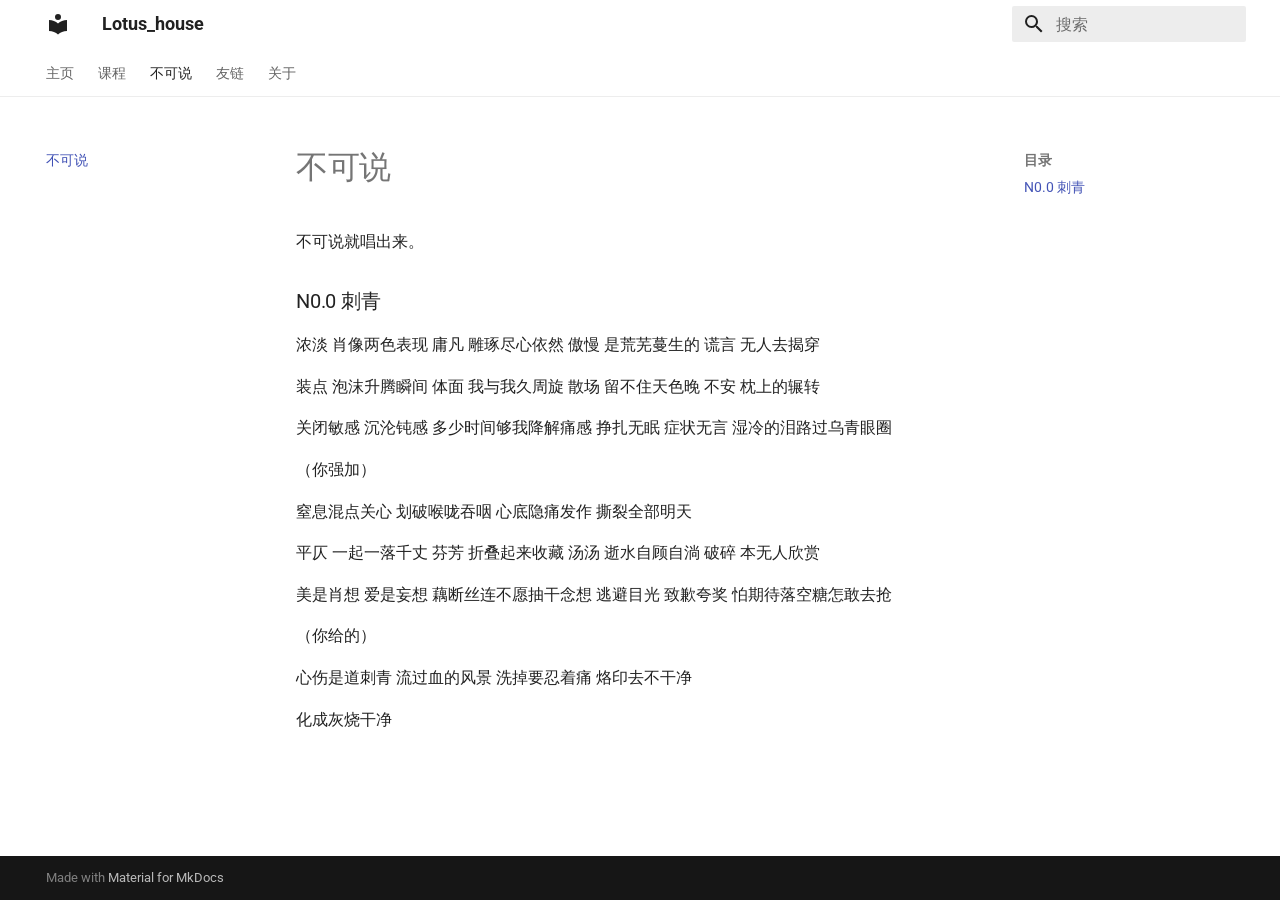
<file: Singforme/index.html>
<!doctype html>
<html lang="zh" class="no-js">
  <head>
    
      <meta charset="utf-8">
      <meta name="viewport" content="width=device-width,initial-scale=1">
      
      
      
        <link rel="canonical" href="https://callmelotus.github.io/Lotus_house/Singforme/">
      
      
        <link rel="prev" href="../course/example/">
      
      
        <link rel="next" href="../friends/">
      
      
        
      
      
      <link rel="icon" href="../assets/images/favicon.png">
      <meta name="generator" content="mkdocs-1.6.1, mkdocs-material-9.7.7">
    
    
      
        <title>不可说 - Lotus_house</title>
      
    
    
      <link rel="stylesheet" href="../assets/stylesheets/main.ec1eaa64.min.css">
      
        
        <link rel="stylesheet" href="../assets/stylesheets/palette.ab4e12ef.min.css">
      
      


    
    
      
    
    
      
        
        
        <link rel="preconnect" href="https://fonts.gstatic.com" crossorigin>
        <link rel="stylesheet" href="https://fonts.googleapis.com/css?family=Roboto:300,300i,400,400i,700,700i%7CRoboto+Mono:400,400i,700,700i&display=fallback">
        <style>:root{--md-text-font:"Roboto";--md-code-font:"Roboto Mono"}</style>
      
    
    
      <link rel="stylesheet" href="../stylesheets/extra.css">
    
    <script>__md_scope=new URL("..",location),__md_hash=e=>[...e].reduce(((e,_)=>(e<<5)-e+_.charCodeAt(0)),0),__md_get=(e,_=localStorage,t=__md_scope)=>JSON.parse(_.getItem(t.pathname+"."+e)),__md_set=(e,_,t=localStorage,a=__md_scope)=>{try{t.setItem(a.pathname+"."+e,JSON.stringify(_))}catch(e){}}</script>
    
      

    
    
  </head>
  
  
    
    
    
    
    
    <body dir="ltr" data-md-color-scheme="default" data-md-color-primary="white" data-md-color-accent="indigo">
  
    
    <input class="md-toggle" data-md-toggle="drawer" type="checkbox" id="__drawer" autocomplete="off">
    <input class="md-toggle" data-md-toggle="search" type="checkbox" id="__search" autocomplete="off">
    <label class="md-overlay" for="__drawer"></label>
    <div data-md-component="skip">
      
        
        <a href="#_1" class="md-skip">
          跳转至
        </a>
      
    </div>
    <div data-md-component="announce">
      
    </div>
    
    
      

<header class="md-header" data-md-component="header">
  <nav class="md-header__inner md-grid" aria-label="页眉">
    <a href=".." title="Lotus_house" class="md-header__button md-logo" aria-label="Lotus_house" data-md-component="logo">
      
  
  <svg xmlns="http://www.w3.org/2000/svg" viewBox="0 0 24 24"><path d="M12 8a3 3 0 0 0 3-3 3 3 0 0 0-3-3 3 3 0 0 0-3 3 3 3 0 0 0 3 3m0 3.54C9.64 9.35 6.5 8 3 8v11c3.5 0 6.64 1.35 9 3.54 2.36-2.19 5.5-3.54 9-3.54V8c-3.5 0-6.64 1.35-9 3.54"/></svg>

    </a>
    <label class="md-header__button md-icon" for="__drawer">
      
      <svg xmlns="http://www.w3.org/2000/svg" viewBox="0 0 24 24"><path d="M3 6h18v2H3zm0 5h18v2H3zm0 5h18v2H3z"/></svg>
    </label>
    <div class="md-header__title" data-md-component="header-title">
      <div class="md-header__ellipsis">
        <div class="md-header__topic">
          <span class="md-ellipsis">
            Lotus_house
          </span>
        </div>
        <div class="md-header__topic" data-md-component="header-topic">
          <span class="md-ellipsis">
            
              不可说
            
          </span>
        </div>
      </div>
    </div>
    
      
    
    
    
    
      
      
        <label class="md-header__button md-icon" for="__search">
          
          <svg xmlns="http://www.w3.org/2000/svg" viewBox="0 0 24 24"><path d="M9.5 3A6.5 6.5 0 0 1 16 9.5c0 1.61-.59 3.09-1.56 4.23l.27.27h.79l5 5-1.5 1.5-5-5v-.79l-.27-.27A6.52 6.52 0 0 1 9.5 16 6.5 6.5 0 0 1 3 9.5 6.5 6.5 0 0 1 9.5 3m0 2C7 5 5 7 5 9.5S7 14 9.5 14 14 12 14 9.5 12 5 9.5 5"/></svg>
        </label>
        <div class="md-search" data-md-component="search" role="dialog">
  <label class="md-search__overlay" for="__search"></label>
  <div class="md-search__inner" role="search">
    <form class="md-search__form" name="search">
      <input type="text" class="md-search__input" name="query" aria-label="搜索" placeholder="搜索" autocapitalize="off" autocorrect="off" autocomplete="off" spellcheck="false" data-md-component="search-query" required>
      <label class="md-search__icon md-icon" for="__search">
        
        <svg xmlns="http://www.w3.org/2000/svg" viewBox="0 0 24 24"><path d="M9.5 3A6.5 6.5 0 0 1 16 9.5c0 1.61-.59 3.09-1.56 4.23l.27.27h.79l5 5-1.5 1.5-5-5v-.79l-.27-.27A6.52 6.52 0 0 1 9.5 16 6.5 6.5 0 0 1 3 9.5 6.5 6.5 0 0 1 9.5 3m0 2C7 5 5 7 5 9.5S7 14 9.5 14 14 12 14 9.5 12 5 9.5 5"/></svg>
        
        <svg xmlns="http://www.w3.org/2000/svg" viewBox="0 0 24 24"><path d="M20 11v2H8l5.5 5.5-1.42 1.42L4.16 12l7.92-7.92L13.5 5.5 8 11z"/></svg>
      </label>
      <nav class="md-search__options" aria-label="查找">
        
        <button type="reset" class="md-search__icon md-icon" title="清空当前内容" aria-label="清空当前内容" tabindex="-1">
          
          <svg xmlns="http://www.w3.org/2000/svg" viewBox="0 0 24 24"><path d="M19 6.41 17.59 5 12 10.59 6.41 5 5 6.41 10.59 12 5 17.59 6.41 19 12 13.41 17.59 19 19 17.59 13.41 12z"/></svg>
        </button>
      </nav>
      
    </form>
    <div class="md-search__output">
      <div class="md-search__scrollwrap" tabindex="0" data-md-scrollfix>
        <div class="md-search-result" data-md-component="search-result">
          <div class="md-search-result__meta">
            正在初始化搜索引擎
          </div>
          <ol class="md-search-result__list" role="presentation"></ol>
        </div>
      </div>
    </div>
  </div>
</div>
      
    
    
  </nav>
  
</header>
    
    <div class="md-container" data-md-component="container">
      
      
        
          
            
<nav class="md-tabs" aria-label="标签" data-md-component="tabs">
  <div class="md-grid">
    <ul class="md-tabs__list">
      
        
  
  
  
  
    <li class="md-tabs__item">
      <a href=".." class="md-tabs__link">
        
  
  
    
  
  主页

      </a>
    </li>
  

      
        
  
  
  
  
    
    
      <li class="md-tabs__item">
        <a href="../course/" class="md-tabs__link">
          
  
  
    
  
  课程

        </a>
      </li>
    
  

      
        
  
  
  
    
  
  
    <li class="md-tabs__item md-tabs__item--active">
      <a href="./" class="md-tabs__link">
        
  
  
    
  
  不可说

      </a>
    </li>
  

      
        
  
  
  
  
    <li class="md-tabs__item">
      <a href="../friends/" class="md-tabs__link">
        
  
  
    
  
  友链

      </a>
    </li>
  

      
        
  
  
  
  
    <li class="md-tabs__item">
      <a href="../about/" class="md-tabs__link">
        
  
  
    
  
  关于

      </a>
    </li>
  

      
    </ul>
  </div>
</nav>
          
        
      
      <main class="md-main" data-md-component="main">
        <div class="md-main__inner md-grid">
          
            
              
              <div class="md-sidebar md-sidebar--primary" data-md-component="sidebar" data-md-type="navigation" >
                <div class="md-sidebar__scrollwrap">
                  <div class="md-sidebar__inner">
                    


  


<nav class="md-nav md-nav--primary md-nav--lifted" aria-label="导航栏" data-md-level="0">
  <label class="md-nav__title" for="__drawer">
    <a href=".." title="Lotus_house" class="md-nav__button md-logo" aria-label="Lotus_house" data-md-component="logo">
      
  
  <svg xmlns="http://www.w3.org/2000/svg" viewBox="0 0 24 24"><path d="M12 8a3 3 0 0 0 3-3 3 3 0 0 0-3-3 3 3 0 0 0-3 3 3 3 0 0 0 3 3m0 3.54C9.64 9.35 6.5 8 3 8v11c3.5 0 6.64 1.35 9 3.54 2.36-2.19 5.5-3.54 9-3.54V8c-3.5 0-6.64 1.35-9 3.54"/></svg>

    </a>
    Lotus_house
  </label>
  
  <ul class="md-nav__list" data-md-scrollfix>
    
      
      
  
  
  
  
    <li class="md-nav__item">
      <a href=".." class="md-nav__link">
        
  
  
  <span class="md-ellipsis">
    
  
    主页
  

    
  </span>
  
  

      </a>
    </li>
  

    
      
      
  
  
  
  
    
    
      
        
          
        
      
        
      
    
    
    
      
      
        
      
    
    
    <li class="md-nav__item md-nav__item--nested">
      
        
        
        <input class="md-nav__toggle md-toggle " type="checkbox" id="__nav_2" >
        
          
          <div class="md-nav__link md-nav__container">
            <a href="../course/" class="md-nav__link ">
              
  
  
  <span class="md-ellipsis">
    
  
    课程
  

    
  </span>
  
  

            </a>
            
              
              <label class="md-nav__link " for="__nav_2" id="__nav_2_label" tabindex="0">
                <span class="md-nav__icon md-icon"></span>
              </label>
            
          </div>
        
        <nav class="md-nav" data-md-level="1" aria-labelledby="__nav_2_label" aria-expanded="false">
          <label class="md-nav__title" for="__nav_2">
            <span class="md-nav__icon md-icon"></span>
            
  
    课程
  

          </label>
          <ul class="md-nav__list" data-md-scrollfix>
            
              
            
              
                
  
  
  
  
    <li class="md-nav__item">
      <a href="../course/example/" class="md-nav__link">
        
  
  
  <span class="md-ellipsis">
    
  
    示例课程
  

    
  </span>
  
  

      </a>
    </li>
  

              
            
          </ul>
        </nav>
      
    </li>
  

    
      
      
  
  
    
  
  
  
    <li class="md-nav__item md-nav__item--active">
      
      <input class="md-nav__toggle md-toggle" type="checkbox" id="__toc">
      
      
        
      
      
        <label class="md-nav__link md-nav__link--active" for="__toc">
          
  
  
  <span class="md-ellipsis">
    
  
    不可说
  

    
  </span>
  
  

          <span class="md-nav__icon md-icon"></span>
        </label>
      
      <a href="./" class="md-nav__link md-nav__link--active">
        
  
  
  <span class="md-ellipsis">
    
  
    不可说
  

    
  </span>
  
  

      </a>
      
        

<nav class="md-nav md-nav--secondary" aria-label="目录">
  
  
  
    
  
  
    <label class="md-nav__title" for="__toc">
      <span class="md-nav__icon md-icon"></span>
      目录
    </label>
    <ul class="md-nav__list" data-md-component="toc" data-md-scrollfix>
      
        <li class="md-nav__item">
  <a href="#n00" class="md-nav__link">
    <span class="md-ellipsis">
      
        N0.0 刺青
      
    </span>
  </a>
  
</li>
      
    </ul>
  
</nav>
      
    </li>
  

    
      
      
  
  
  
  
    <li class="md-nav__item">
      <a href="../friends/" class="md-nav__link">
        
  
  
  <span class="md-ellipsis">
    
  
    友链
  

    
  </span>
  
  

      </a>
    </li>
  

    
      
      
  
  
  
  
    <li class="md-nav__item">
      <a href="../about/" class="md-nav__link">
        
  
  
  <span class="md-ellipsis">
    
  
    关于
  

    
  </span>
  
  

      </a>
    </li>
  

    
  </ul>
</nav>
                  </div>
                </div>
              </div>
            
            
              
              <div class="md-sidebar md-sidebar--secondary" data-md-component="sidebar" data-md-type="toc" >
                <div class="md-sidebar__scrollwrap">
                  <div class="md-sidebar__inner">
                    

<nav class="md-nav md-nav--secondary" aria-label="目录">
  
  
  
    
  
  
    <label class="md-nav__title" for="__toc">
      <span class="md-nav__icon md-icon"></span>
      目录
    </label>
    <ul class="md-nav__list" data-md-component="toc" data-md-scrollfix>
      
        <li class="md-nav__item">
  <a href="#n00" class="md-nav__link">
    <span class="md-ellipsis">
      
        N0.0 刺青
      
    </span>
  </a>
  
</li>
      
    </ul>
  
</nav>
                  </div>
                </div>
              </div>
            
          
          
            <div class="md-content" data-md-component="content">
              
              <article class="md-content__inner md-typeset">
                
                  



<h1 id="_1">不可说</h1>
<p>不可说就唱出来。</p>
<h3 id="n00">N0.0 刺青</h3>
<p>浓淡 肖像两色表现
庸凡 雕琢尽心依然
傲慢 是荒芜蔓生的
谎言 无人去揭穿</p>
<p>装点 泡沫升腾瞬间
体面 我与我久周旋
散场 留不住天色晚
不安 枕上的辗转</p>
<p>关闭敏感 沉沦钝感 多少时间够我降解痛感
挣扎无眠 症状无言 湿冷的泪路过乌青眼圈</p>
<p>（你强加）</p>
<p>窒息混点关心 划破喉咙吞咽
心底隐痛发作 撕裂全部明天</p>
<p>平仄 一起一落千丈
芬芳 折叠起来收藏
汤汤 逝水自顾自淌
破碎  本无人欣赏</p>
<p>美是肖想 爱是妄想 藕断丝连不愿抽干念想
逃避目光 致歉夸奖 怕期待落空糖怎敢去抢</p>
<p>（你给的）</p>
<p>心伤是道刺青 流过血的风景
洗掉要忍着痛 烙印去不干净</p>
<p>化成灰烧干净</p>












                
              </article>
            </div>
          
          
<script>var target=document.getElementById(location.hash.slice(1));target&&target.name&&(target.checked=target.name.startsWith("__tabbed_"))</script>
        </div>
        
      </main>
      
        <footer class="md-footer">
  
  <div class="md-footer-meta md-typeset">
    <div class="md-footer-meta__inner md-grid">
      <div class="md-copyright">
  
  
    Made with
    <a href="https://squidfunk.github.io/mkdocs-material/" target="_blank" rel="noopener">
      Material for MkDocs
    </a>
  
</div>
      
    </div>
  </div>
</footer>
      
    </div>
    <div class="md-dialog" data-md-component="dialog">
      <div class="md-dialog__inner md-typeset"></div>
    </div>
    
    
    
      
      
      <script id="__config" type="application/json">{"annotate": null, "base": "..", "features": ["navigation.tabs", "navigation.sections", "navigation.indexes", "content.code.copy"], "search": "../assets/javascripts/workers/search.2c215733.min.js", "tags": null, "translations": {"clipboard.copied": "\u5df2\u590d\u5236", "clipboard.copy": "\u590d\u5236", "search.result.more.one": "\u5728\u8be5\u9875\u4e0a\u8fd8\u6709 1 \u4e2a\u7b26\u5408\u6761\u4ef6\u7684\u7ed3\u679c", "search.result.more.other": "\u5728\u8be5\u9875\u4e0a\u8fd8\u6709 # \u4e2a\u7b26\u5408\u6761\u4ef6\u7684\u7ed3\u679c", "search.result.none": "\u6ca1\u6709\u627e\u5230\u7b26\u5408\u6761\u4ef6\u7684\u7ed3\u679c", "search.result.one": "\u627e\u5230 1 \u4e2a\u7b26\u5408\u6761\u4ef6\u7684\u7ed3\u679c", "search.result.other": "# \u4e2a\u7b26\u5408\u6761\u4ef6\u7684\u7ed3\u679c", "search.result.placeholder": "\u952e\u5165\u4ee5\u5f00\u59cb\u641c\u7d22", "search.result.term.missing": "\u7f3a\u5c11", "select.version": "\u9009\u62e9\u5f53\u524d\u7248\u672c"}, "version": null}</script>
    
    
      <script src="../assets/javascripts/bundle.d7400e89.min.js"></script>
      
    
  </body>
</html>
</file>
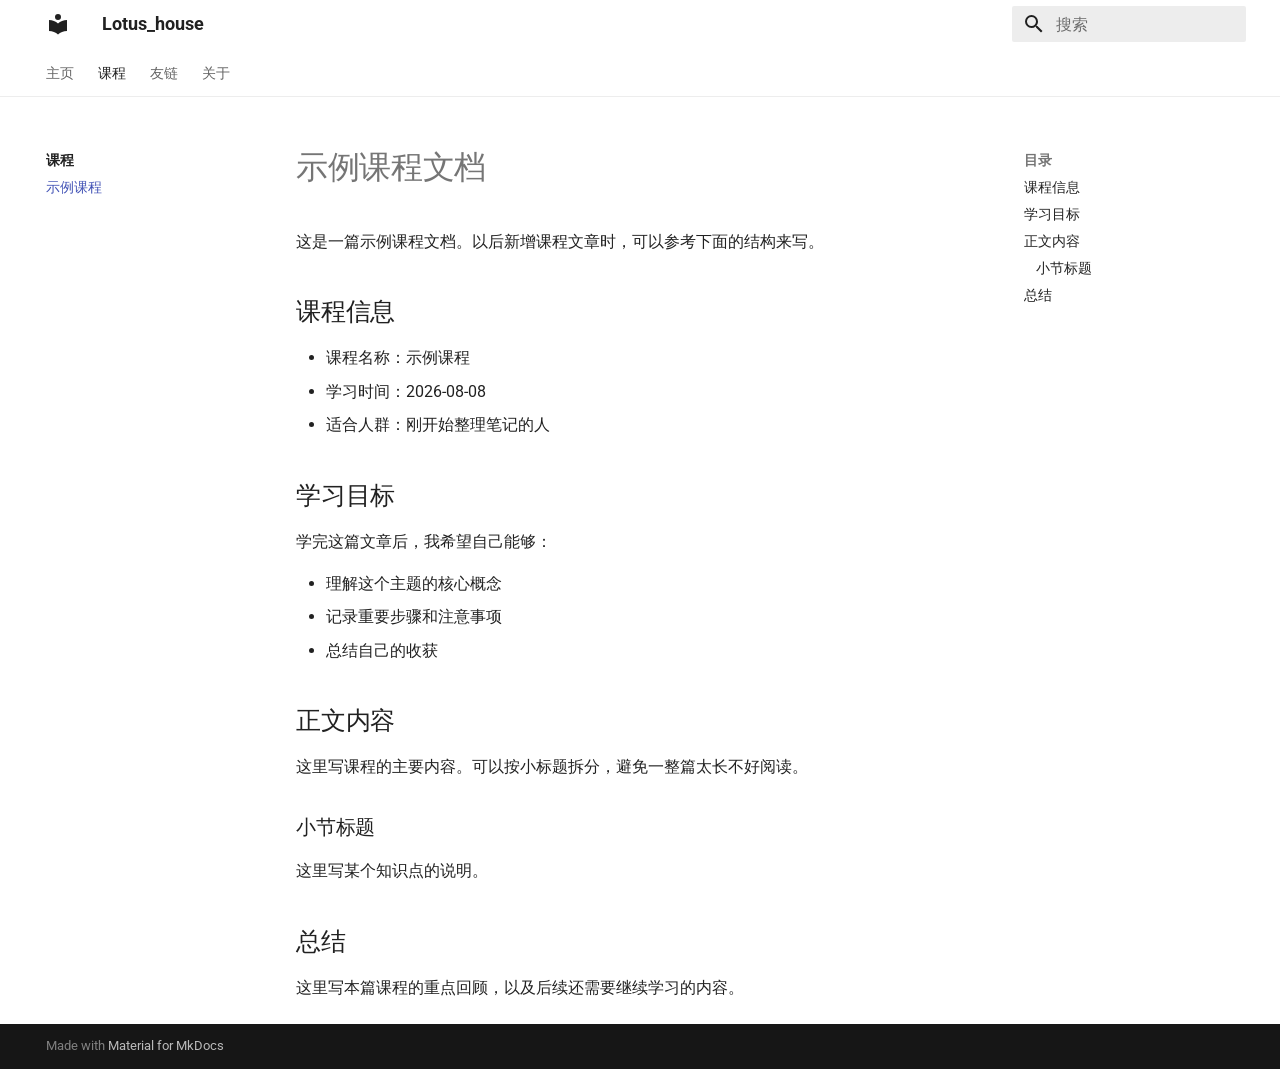
<file: course/example/index.html>
<!doctype html>
<html lang="zh" class="no-js">
  <head>
    
      <meta charset="utf-8">
      <meta name="viewport" content="width=device-width,initial-scale=1">
      
      
      
        <link rel="canonical" href="https://callmelotus.github.io/Lotus_house/course/example/">
      
      
        <link rel="prev" href="../">
      
      
        <link rel="next" href="../../friends/">
      
      
        
      
      
      <link rel="icon" href="../../assets/images/favicon.png">
      <meta name="generator" content="mkdocs-1.6.1, mkdocs-material-9.7.7">
    
    
      
        <title>示例课程 - Lotus_house</title>
      
    
    
      <link rel="stylesheet" href="../../assets/stylesheets/main.ec1eaa64.min.css">
      
        
        <link rel="stylesheet" href="../../assets/stylesheets/palette.ab4e12ef.min.css">
      
      


    
    
      
    
    
      
        
        
        <link rel="preconnect" href="https://fonts.gstatic.com" crossorigin>
        <link rel="stylesheet" href="https://fonts.googleapis.com/css?family=Roboto:300,300i,400,400i,700,700i%7CRoboto+Mono:400,400i,700,700i&display=fallback">
        <style>:root{--md-text-font:"Roboto";--md-code-font:"Roboto Mono"}</style>
      
    
    
      <link rel="stylesheet" href="../../stylesheets/extra.css">
    
    <script>__md_scope=new URL("../..",location),__md_hash=e=>[...e].reduce(((e,_)=>(e<<5)-e+_.charCodeAt(0)),0),__md_get=(e,_=localStorage,t=__md_scope)=>JSON.parse(_.getItem(t.pathname+"."+e)),__md_set=(e,_,t=localStorage,a=__md_scope)=>{try{t.setItem(a.pathname+"."+e,JSON.stringify(_))}catch(e){}}</script>
    
      

    
    
  </head>
  
  
    
    
    
    
    
    <body dir="ltr" data-md-color-scheme="default" data-md-color-primary="white" data-md-color-accent="indigo">
  
    
    <input class="md-toggle" data-md-toggle="drawer" type="checkbox" id="__drawer" autocomplete="off">
    <input class="md-toggle" data-md-toggle="search" type="checkbox" id="__search" autocomplete="off">
    <label class="md-overlay" for="__drawer"></label>
    <div data-md-component="skip">
      
        
        <a href="#_1" class="md-skip">
          跳转至
        </a>
      
    </div>
    <div data-md-component="announce">
      
    </div>
    
    
      

<header class="md-header" data-md-component="header">
  <nav class="md-header__inner md-grid" aria-label="页眉">
    <a href="../.." title="Lotus_house" class="md-header__button md-logo" aria-label="Lotus_house" data-md-component="logo">
      
  
  <svg xmlns="http://www.w3.org/2000/svg" viewBox="0 0 24 24"><path d="M12 8a3 3 0 0 0 3-3 3 3 0 0 0-3-3 3 3 0 0 0-3 3 3 3 0 0 0 3 3m0 3.54C9.64 9.35 6.5 8 3 8v11c3.5 0 6.64 1.35 9 3.54 2.36-2.19 5.5-3.54 9-3.54V8c-3.5 0-6.64 1.35-9 3.54"/></svg>

    </a>
    <label class="md-header__button md-icon" for="__drawer">
      
      <svg xmlns="http://www.w3.org/2000/svg" viewBox="0 0 24 24"><path d="M3 6h18v2H3zm0 5h18v2H3zm0 5h18v2H3z"/></svg>
    </label>
    <div class="md-header__title" data-md-component="header-title">
      <div class="md-header__ellipsis">
        <div class="md-header__topic">
          <span class="md-ellipsis">
            Lotus_house
          </span>
        </div>
        <div class="md-header__topic" data-md-component="header-topic">
          <span class="md-ellipsis">
            
              示例课程
            
          </span>
        </div>
      </div>
    </div>
    
      
    
    
    
    
      
      
        <label class="md-header__button md-icon" for="__search">
          
          <svg xmlns="http://www.w3.org/2000/svg" viewBox="0 0 24 24"><path d="M9.5 3A6.5 6.5 0 0 1 16 9.5c0 1.61-.59 3.09-1.56 4.23l.27.27h.79l5 5-1.5 1.5-5-5v-.79l-.27-.27A6.52 6.52 0 0 1 9.5 16 6.5 6.5 0 0 1 3 9.5 6.5 6.5 0 0 1 9.5 3m0 2C7 5 5 7 5 9.5S7 14 9.5 14 14 12 14 9.5 12 5 9.5 5"/></svg>
        </label>
        <div class="md-search" data-md-component="search" role="dialog">
  <label class="md-search__overlay" for="__search"></label>
  <div class="md-search__inner" role="search">
    <form class="md-search__form" name="search">
      <input type="text" class="md-search__input" name="query" aria-label="搜索" placeholder="搜索" autocapitalize="off" autocorrect="off" autocomplete="off" spellcheck="false" data-md-component="search-query" required>
      <label class="md-search__icon md-icon" for="__search">
        
        <svg xmlns="http://www.w3.org/2000/svg" viewBox="0 0 24 24"><path d="M9.5 3A6.5 6.5 0 0 1 16 9.5c0 1.61-.59 3.09-1.56 4.23l.27.27h.79l5 5-1.5 1.5-5-5v-.79l-.27-.27A6.52 6.52 0 0 1 9.5 16 6.5 6.5 0 0 1 3 9.5 6.5 6.5 0 0 1 9.5 3m0 2C7 5 5 7 5 9.5S7 14 9.5 14 14 12 14 9.5 12 5 9.5 5"/></svg>
        
        <svg xmlns="http://www.w3.org/2000/svg" viewBox="0 0 24 24"><path d="M20 11v2H8l5.5 5.5-1.42 1.42L4.16 12l7.92-7.92L13.5 5.5 8 11z"/></svg>
      </label>
      <nav class="md-search__options" aria-label="查找">
        
        <button type="reset" class="md-search__icon md-icon" title="清空当前内容" aria-label="清空当前内容" tabindex="-1">
          
          <svg xmlns="http://www.w3.org/2000/svg" viewBox="0 0 24 24"><path d="M19 6.41 17.59 5 12 10.59 6.41 5 5 6.41 10.59 12 5 17.59 6.41 19 12 13.41 17.59 19 19 17.59 13.41 12z"/></svg>
        </button>
      </nav>
      
    </form>
    <div class="md-search__output">
      <div class="md-search__scrollwrap" tabindex="0" data-md-scrollfix>
        <div class="md-search-result" data-md-component="search-result">
          <div class="md-search-result__meta">
            正在初始化搜索引擎
          </div>
          <ol class="md-search-result__list" role="presentation"></ol>
        </div>
      </div>
    </div>
  </div>
</div>
      
    
    
  </nav>
  
</header>
    
    <div class="md-container" data-md-component="container">
      
      
        
          
            
<nav class="md-tabs" aria-label="标签" data-md-component="tabs">
  <div class="md-grid">
    <ul class="md-tabs__list">
      
        
  
  
  
  
    <li class="md-tabs__item">
      <a href="../.." class="md-tabs__link">
        
  
  
    
  
  主页

      </a>
    </li>
  

      
        
  
  
  
    
  
  
    
    
      <li class="md-tabs__item md-tabs__item--active">
        <a href="../" class="md-tabs__link">
          
  
  
    
  
  课程

        </a>
      </li>
    
  

      
        
  
  
  
  
    <li class="md-tabs__item">
      <a href="../../friends/" class="md-tabs__link">
        
  
  
    
  
  友链

      </a>
    </li>
  

      
        
  
  
  
  
    <li class="md-tabs__item">
      <a href="../../about/" class="md-tabs__link">
        
  
  
    
  
  关于

      </a>
    </li>
  

      
    </ul>
  </div>
</nav>
          
        
      
      <main class="md-main" data-md-component="main">
        <div class="md-main__inner md-grid">
          
            
              
              <div class="md-sidebar md-sidebar--primary" data-md-component="sidebar" data-md-type="navigation" >
                <div class="md-sidebar__scrollwrap">
                  <div class="md-sidebar__inner">
                    


  


<nav class="md-nav md-nav--primary md-nav--lifted" aria-label="导航栏" data-md-level="0">
  <label class="md-nav__title" for="__drawer">
    <a href="../.." title="Lotus_house" class="md-nav__button md-logo" aria-label="Lotus_house" data-md-component="logo">
      
  
  <svg xmlns="http://www.w3.org/2000/svg" viewBox="0 0 24 24"><path d="M12 8a3 3 0 0 0 3-3 3 3 0 0 0-3-3 3 3 0 0 0-3 3 3 3 0 0 0 3 3m0 3.54C9.64 9.35 6.5 8 3 8v11c3.5 0 6.64 1.35 9 3.54 2.36-2.19 5.5-3.54 9-3.54V8c-3.5 0-6.64 1.35-9 3.54"/></svg>

    </a>
    Lotus_house
  </label>
  
  <ul class="md-nav__list" data-md-scrollfix>
    
      
      
  
  
  
  
    <li class="md-nav__item">
      <a href="../.." class="md-nav__link">
        
  
  
  <span class="md-ellipsis">
    
  
    主页
  

    
  </span>
  
  

      </a>
    </li>
  

    
      
      
  
  
    
  
  
  
    
    
      
        
          
        
      
        
      
    
    
    
      
        
        
      
      
        
      
    
    
    <li class="md-nav__item md-nav__item--active md-nav__item--section md-nav__item--nested">
      
        
        
        <input class="md-nav__toggle md-toggle " type="checkbox" id="__nav_2" checked>
        
          
          <div class="md-nav__link md-nav__container">
            <a href="../" class="md-nav__link ">
              
  
  
  <span class="md-ellipsis">
    
  
    课程
  

    
  </span>
  
  

            </a>
            
              
              <label class="md-nav__link " for="__nav_2" id="__nav_2_label" tabindex="">
                <span class="md-nav__icon md-icon"></span>
              </label>
            
          </div>
        
        <nav class="md-nav" data-md-level="1" aria-labelledby="__nav_2_label" aria-expanded="true">
          <label class="md-nav__title" for="__nav_2">
            <span class="md-nav__icon md-icon"></span>
            
  
    课程
  

          </label>
          <ul class="md-nav__list" data-md-scrollfix>
            
              
            
              
                
  
  
    
  
  
  
    <li class="md-nav__item md-nav__item--active">
      
      <input class="md-nav__toggle md-toggle" type="checkbox" id="__toc">
      
      
        
      
      
        <label class="md-nav__link md-nav__link--active" for="__toc">
          
  
  
  <span class="md-ellipsis">
    
  
    示例课程
  

    
  </span>
  
  

          <span class="md-nav__icon md-icon"></span>
        </label>
      
      <a href="./" class="md-nav__link md-nav__link--active">
        
  
  
  <span class="md-ellipsis">
    
  
    示例课程
  

    
  </span>
  
  

      </a>
      
        

<nav class="md-nav md-nav--secondary" aria-label="目录">
  
  
  
    
  
  
    <label class="md-nav__title" for="__toc">
      <span class="md-nav__icon md-icon"></span>
      目录
    </label>
    <ul class="md-nav__list" data-md-component="toc" data-md-scrollfix>
      
        <li class="md-nav__item">
  <a href="#_2" class="md-nav__link">
    <span class="md-ellipsis">
      
        课程信息
      
    </span>
  </a>
  
</li>
      
        <li class="md-nav__item">
  <a href="#_3" class="md-nav__link">
    <span class="md-ellipsis">
      
        学习目标
      
    </span>
  </a>
  
</li>
      
        <li class="md-nav__item">
  <a href="#_4" class="md-nav__link">
    <span class="md-ellipsis">
      
        正文内容
      
    </span>
  </a>
  
    <nav class="md-nav" aria-label="正文内容">
      <ul class="md-nav__list">
        
          <li class="md-nav__item">
  <a href="#_5" class="md-nav__link">
    <span class="md-ellipsis">
      
        小节标题
      
    </span>
  </a>
  
</li>
        
      </ul>
    </nav>
  
</li>
      
        <li class="md-nav__item">
  <a href="#_6" class="md-nav__link">
    <span class="md-ellipsis">
      
        总结
      
    </span>
  </a>
  
</li>
      
    </ul>
  
</nav>
      
    </li>
  

              
            
          </ul>
        </nav>
      
    </li>
  

    
      
      
  
  
  
  
    <li class="md-nav__item">
      <a href="../../friends/" class="md-nav__link">
        
  
  
  <span class="md-ellipsis">
    
  
    友链
  

    
  </span>
  
  

      </a>
    </li>
  

    
      
      
  
  
  
  
    <li class="md-nav__item">
      <a href="../../about/" class="md-nav__link">
        
  
  
  <span class="md-ellipsis">
    
  
    关于
  

    
  </span>
  
  

      </a>
    </li>
  

    
  </ul>
</nav>
                  </div>
                </div>
              </div>
            
            
              
              <div class="md-sidebar md-sidebar--secondary" data-md-component="sidebar" data-md-type="toc" >
                <div class="md-sidebar__scrollwrap">
                  <div class="md-sidebar__inner">
                    

<nav class="md-nav md-nav--secondary" aria-label="目录">
  
  
  
    
  
  
    <label class="md-nav__title" for="__toc">
      <span class="md-nav__icon md-icon"></span>
      目录
    </label>
    <ul class="md-nav__list" data-md-component="toc" data-md-scrollfix>
      
        <li class="md-nav__item">
  <a href="#_2" class="md-nav__link">
    <span class="md-ellipsis">
      
        课程信息
      
    </span>
  </a>
  
</li>
      
        <li class="md-nav__item">
  <a href="#_3" class="md-nav__link">
    <span class="md-ellipsis">
      
        学习目标
      
    </span>
  </a>
  
</li>
      
        <li class="md-nav__item">
  <a href="#_4" class="md-nav__link">
    <span class="md-ellipsis">
      
        正文内容
      
    </span>
  </a>
  
    <nav class="md-nav" aria-label="正文内容">
      <ul class="md-nav__list">
        
          <li class="md-nav__item">
  <a href="#_5" class="md-nav__link">
    <span class="md-ellipsis">
      
        小节标题
      
    </span>
  </a>
  
</li>
        
      </ul>
    </nav>
  
</li>
      
        <li class="md-nav__item">
  <a href="#_6" class="md-nav__link">
    <span class="md-ellipsis">
      
        总结
      
    </span>
  </a>
  
</li>
      
    </ul>
  
</nav>
                  </div>
                </div>
              </div>
            
          
          
            <div class="md-content" data-md-component="content">
              
              <article class="md-content__inner md-typeset">
                
                  



<h1 id="_1">示例课程文档</h1>
<p>这是一篇示例课程文档。以后新增课程文章时，可以参考下面的结构来写。</p>
<h2 id="_2">课程信息</h2>
<ul>
<li>课程名称：示例课程</li>
<li>学习时间：2026-08-08</li>
<li>适合人群：刚开始整理笔记的人</li>
</ul>
<h2 id="_3">学习目标</h2>
<p>学完这篇文章后，我希望自己能够：</p>
<ul>
<li>理解这个主题的核心概念</li>
<li>记录重要步骤和注意事项</li>
<li>总结自己的收获</li>
</ul>
<h2 id="_4">正文内容</h2>
<p>这里写课程的主要内容。可以按小标题拆分，避免一整篇太长不好阅读。</p>
<h3 id="_5">小节标题</h3>
<p>这里写某个知识点的说明。</p>
<h2 id="_6">总结</h2>
<p>这里写本篇课程的重点回顾，以及后续还需要继续学习的内容。</p>












                
              </article>
            </div>
          
          
<script>var target=document.getElementById(location.hash.slice(1));target&&target.name&&(target.checked=target.name.startsWith("__tabbed_"))</script>
        </div>
        
      </main>
      
        <footer class="md-footer">
  
  <div class="md-footer-meta md-typeset">
    <div class="md-footer-meta__inner md-grid">
      <div class="md-copyright">
  
  
    Made with
    <a href="https://squidfunk.github.io/mkdocs-material/" target="_blank" rel="noopener">
      Material for MkDocs
    </a>
  
</div>
      
    </div>
  </div>
</footer>
      
    </div>
    <div class="md-dialog" data-md-component="dialog">
      <div class="md-dialog__inner md-typeset"></div>
    </div>
    
    
    
      
      
      <script id="__config" type="application/json">{"annotate": null, "base": "../..", "features": ["navigation.tabs", "navigation.sections", "navigation.indexes", "content.code.copy"], "search": "../../assets/javascripts/workers/search.2c215733.min.js", "tags": null, "translations": {"clipboard.copied": "\u5df2\u590d\u5236", "clipboard.copy": "\u590d\u5236", "search.result.more.one": "\u5728\u8be5\u9875\u4e0a\u8fd8\u6709 1 \u4e2a\u7b26\u5408\u6761\u4ef6\u7684\u7ed3\u679c", "search.result.more.other": "\u5728\u8be5\u9875\u4e0a\u8fd8\u6709 # \u4e2a\u7b26\u5408\u6761\u4ef6\u7684\u7ed3\u679c", "search.result.none": "\u6ca1\u6709\u627e\u5230\u7b26\u5408\u6761\u4ef6\u7684\u7ed3\u679c", "search.result.one": "\u627e\u5230 1 \u4e2a\u7b26\u5408\u6761\u4ef6\u7684\u7ed3\u679c", "search.result.other": "# \u4e2a\u7b26\u5408\u6761\u4ef6\u7684\u7ed3\u679c", "search.result.placeholder": "\u952e\u5165\u4ee5\u5f00\u59cb\u641c\u7d22", "search.result.term.missing": "\u7f3a\u5c11", "select.version": "\u9009\u62e9\u5f53\u524d\u7248\u672c"}, "version": null}</script>
    
    
      <script src="../../assets/javascripts/bundle.d7400e89.min.js"></script>
      
    
  </body>
</html>
</file>
<file: stylesheets/extra.css>
.lotus-home {
  min-height: calc(100vh - 7rem);
  display: flex;
  align-items: center;
  justify-content: center;
  background: #ffffff;
}

.lotus-home h1 {
  margin: 0;
  color: #111111;
  font-size: clamp(3rem, 9vw, 7rem);
  font-weight: 700;
  letter-spacing: 0;
  line-height: 1.1;
  text-align: center;
}
</file>
<file: assets/stylesheets/main.ec1eaa64.min.css>
@charset "UTF-8";html{-webkit-text-size-adjust:none;-moz-text-size-adjust:none;text-size-adjust:none;box-sizing:border-box}*,:after,:before{box-sizing:inherit}@media (prefers-reduced-motion){*,:after,:before{transition:none!important}}body{margin:0}a,button,input,label{-webkit-tap-highlight-color:transparent}a{color:inherit;text-decoration:none}hr{border:0;box-sizing:initial;display:block;height:.05rem;overflow:visible;padding:0}small{font-size:80%}sub,sup{line-height:1em}img{border-style:none}table{border-collapse:initial;border-spacing:0}td,th{font-weight:400;vertical-align:top}button{background:#0000;border:0;font-family:inherit;font-size:inherit;margin:0;padding:0}input{border:0;outline:none}:root{--md-primary-fg-color:#4051b5;--md-primary-fg-color--light:#5d6cc0;--md-primary-fg-color--dark:#303fa1;--md-primary-bg-color:#fff;--md-primary-bg-color--light:#ffffffb3;--md-accent-fg-color:#526cfe;--md-accent-fg-color--transparent:#526cfe1a;--md-accent-bg-color:#fff;--md-accent-bg-color--light:#ffffffb3}[data-md-color-scheme=default]{color-scheme:light}[data-md-color-scheme=default] img[src$="#gh-dark-mode-only"],[data-md-color-scheme=default] img[src$="#only-dark"]{display:none}:root,[data-md-color-scheme=default]{--md-hue:225deg;--md-default-fg-color:#000000de;--md-default-fg-color--light:#0000008a;--md-default-fg-color--lighter:#00000052;--md-default-fg-color--lightest:#00000012;--md-default-bg-color:#fff;--md-default-bg-color--light:#ffffffb3;--md-default-bg-color--lighter:#ffffff4d;--md-default-bg-color--lightest:#ffffff1f;--md-code-fg-color:#36464e;--md-code-bg-color:#f5f5f5;--md-code-bg-color--light:#f5f5f5b3;--md-code-bg-color--lighter:#f5f5f54d;--md-code-hl-color:#4287ff;--md-code-hl-color--light:#4287ff1a;--md-code-hl-number-color:#d52a2a;--md-code-hl-special-color:#db1457;--md-code-hl-function-color:#a846b9;--md-code-hl-constant-color:#6e59d9;--md-code-hl-keyword-color:#3f6ec6;--md-code-hl-string-color:#1c7d4d;--md-code-hl-name-color:var(--md-code-fg-color);--md-code-hl-operator-color:var(--md-default-fg-color--light);--md-code-hl-punctuation-color:var(--md-default-fg-color--light);--md-code-hl-comment-color:var(--md-default-fg-color--light);--md-code-hl-generic-color:var(--md-default-fg-color--light);--md-code-hl-variable-color:var(--md-default-fg-color--light);--md-typeset-color:var(--md-default-fg-color);--md-typeset-a-color:var(--md-primary-fg-color);--md-typeset-del-color:#f5503d26;--md-typeset-ins-color:#0bd57026;--md-typeset-kbd-color:#fafafa;--md-typeset-kbd-accent-color:#fff;--md-typeset-kbd-border-color:#b8b8b8;--md-typeset-mark-color:#ffff0080;--md-typeset-table-color:#0000001f;--md-typeset-table-color--light:rgba(0,0,0,.035);--md-admonition-fg-color:var(--md-default-fg-color);--md-admonition-bg-color:var(--md-default-bg-color);--md-warning-fg-color:#000000de;--md-warning-bg-color:#ff9;--md-footer-fg-color:#fff;--md-footer-fg-color--light:#ffffffb3;--md-footer-fg-color--lighter:#ffffff73;--md-footer-bg-color:#000000de;--md-footer-bg-color--dark:#00000052;--md-shadow-z1:0 0.2rem 0.5rem #0000000d,0 0 0.05rem #0000001a;--md-shadow-z2:0 0.2rem 0.5rem #0000001a,0 0 0.05rem #00000040;--md-shadow-z3:0 0.2rem 0.5rem #0003,0 0 0.05rem #00000059}.md-icon svg{fill:currentcolor;display:block;height:1.2rem;width:1.2rem}body{-webkit-font-smoothing:antialiased;-moz-osx-font-smoothing:grayscale;--md-text-font-family:var(--md-text-font,_),-apple-system,BlinkMacSystemFont,Helvetica,Arial,sans-serif;--md-code-font-family:var(--md-code-font,_),SFMono-Regular,Consolas,Menlo,monospace}aside,body,input{font-feature-settings:"kern","liga";color:var(--md-typeset-color);font-family:var(--md-text-font-family)}code,kbd,pre{font-feature-settings:"kern";font-family:var(--md-code-font-family)}:root{--md-typeset-table-sort-icon:url('data:image/svg+xml;charset=utf-8,<svg xmlns="http://www.w3.org/2000/svg" viewBox="0 0 24 24"><path d="m18 21-4-4h3V7h-3l4-4 4 4h-3v10h3M2 19v-2h10v2M2 13v-2h7v2M2 7V5h4v2z"/></svg>');--md-typeset-table-sort-icon--asc:url('data:image/svg+xml;charset=utf-8,<svg xmlns="http://www.w3.org/2000/svg" viewBox="0 0 24 24"><path d="M19 17h3l-4 4-4-4h3V3h2M2 17h10v2H2M6 5v2H2V5m0 6h7v2H2z"/></svg>');--md-typeset-table-sort-icon--desc:url('data:image/svg+xml;charset=utf-8,<svg xmlns="http://www.w3.org/2000/svg" viewBox="0 0 24 24"><path d="M19 7h3l-4-4-4 4h3v14h2M2 17h10v2H2M6 5v2H2V5m0 6h7v2H2z"/></svg>')}.md-typeset{-webkit-print-color-adjust:exact;color-adjust:exact;font-size:.8rem;line-height:1.6;overflow-wrap:break-word}@media print{.md-typeset{font-size:.68rem}}.md-typeset blockquote,.md-typeset dl,.md-typeset figure,.md-typeset ol,.md-typeset pre,.md-typeset ul{margin-bottom:1em;margin-top:1em}.md-typeset h1{color:var(--md-default-fg-color--light);font-size:2em;line-height:1.3;margin:0 0 1.25em}.md-typeset h1,.md-typeset h2{font-weight:300;letter-spacing:-.01em}.md-typeset h2{font-size:1.5625em;line-height:1.4;margin:1.6em 0 .64em}.md-typeset h3{font-size:1.25em;font-weight:400;letter-spacing:-.01em;line-height:1.5;margin:1.6em 0 .8em}.md-typeset h2+h3{margin-top:.8em}.md-typeset h4{font-weight:700;letter-spacing:-.01em;margin:1em 0}.md-typeset h5,.md-typeset h6{color:var(--md-default-fg-color--light);font-size:.8em;font-weight:700;letter-spacing:-.01em;margin:1.25em 0}.md-typeset h5{text-transform:uppercase}.md-typeset h5 code{text-transform:none}.md-typeset hr{border-bottom:.05rem solid var(--md-default-fg-color--lightest);display:flow-root;margin:1.5em 0}.md-typeset a{color:var(--md-typeset-a-color);word-break:break-word}.md-typeset a,.md-typeset a:before{transition:color 125ms}.md-typeset a:focus,.md-typeset a:hover{color:var(--md-accent-fg-color)}.md-typeset a:focus code,.md-typeset a:hover code{background-color:var(--md-accent-fg-color--transparent);color:var(--md-accent-fg-color)}.md-typeset a code{color:var(--md-typeset-a-color)}.md-typeset a.focus-visible{outline-color:var(--md-accent-fg-color);outline-offset:.2rem}.md-typeset code,.md-typeset kbd,.md-typeset pre{color:var(--md-code-fg-color);direction:ltr;font-variant-ligatures:none;transition:background-color 125ms}@media print{.md-typeset code,.md-typeset kbd,.md-typeset pre{white-space:pre-wrap}}.md-typeset code{background-color:var(--md-code-bg-color);border-radius:.1rem;-webkit-box-decoration-break:clone;box-decoration-break:clone;font-size:.85em;padding:0 .2941176471em;transition:color 125ms,background-color 125ms;word-break:break-word}.md-typeset code:not(.focus-visible){-webkit-tap-highlight-color:transparent;outline:none}.md-typeset pre{display:flow-root;line-height:1.4;position:relative}.md-typeset pre>code{-webkit-box-decoration-break:slice;box-decoration-break:slice;box-shadow:none;display:block;margin:0;outline-color:var(--md-accent-fg-color);overflow:auto;padding:.7720588235em 1.1764705882em;scrollbar-color:var(--md-default-fg-color--lighter) #0000;scrollbar-width:thin;touch-action:auto;word-break:normal}.md-typeset pre>code:hover{scrollbar-color:var(--md-accent-fg-color) #0000}.md-typeset pre>code::-webkit-scrollbar{height:.2rem;width:.2rem}.md-typeset pre>code::-webkit-scrollbar-thumb{background-color:var(--md-default-fg-color--lighter)}.md-typeset pre>code::-webkit-scrollbar-thumb:hover{background-color:var(--md-accent-fg-color)}.md-typeset kbd{background-color:var(--md-typeset-kbd-color);border-radius:.1rem;box-shadow:0 .1rem 0 .05rem var(--md-typeset-kbd-border-color),0 .1rem 0 var(--md-typeset-kbd-border-color),0 -.1rem .2rem var(--md-typeset-kbd-accent-color) inset;color:var(--md-default-fg-color);display:inline-block;font-size:.75em;padding:0 .6666666667em;vertical-align:text-top;word-break:break-word}.md-typeset mark{background-color:var(--md-typeset-mark-color);-webkit-box-decoration-break:clone;box-decoration-break:clone;color:inherit;word-break:break-word}.md-typeset abbr{cursor:help;text-decoration:none}.md-typeset [data-preview],.md-typeset abbr{border-bottom:.05rem dotted var(--md-default-fg-color--light)}.md-typeset small{opacity:.75}[dir=ltr] .md-typeset sub,[dir=ltr] .md-typeset sup{margin-left:.078125em}[dir=rtl] .md-typeset sub,[dir=rtl] .md-typeset sup{margin-right:.078125em}[dir=ltr] .md-typeset blockquote{padding-left:.6rem}[dir=rtl] .md-typeset blockquote{padding-right:.6rem}[dir=ltr] .md-typeset blockquote{border-left:.2rem solid var(--md-default-fg-color--lighter)}[dir=rtl] .md-typeset blockquote{border-right:.2rem solid var(--md-default-fg-color--lighter)}.md-typeset blockquote{color:var(--md-default-fg-color--light);margin-left:0;margin-right:0}.md-typeset ul{list-style-type:disc}.md-typeset ul[type]{list-style-type:revert-layer}[dir=ltr] .md-typeset ol,[dir=ltr] .md-typeset ul{margin-left:.625em}[dir=rtl] .md-typeset ol,[dir=rtl] .md-typeset ul{margin-right:.625em}.md-typeset ol,.md-typeset ul{padding:0}.md-typeset ol:not([hidden]),.md-typeset ul:not([hidden]){display:flow-root}.md-typeset ol ol,.md-typeset ul ol{list-style-type:lower-alpha}.md-typeset ol ol ol,.md-typeset ul ol ol{list-style-type:lower-roman}.md-typeset ol ol ol ol,.md-typeset ul ol ol ol{list-style-type:upper-alpha}.md-typeset ol ol ol ol ol,.md-typeset ul ol ol ol ol{list-style-type:upper-roman}.md-typeset ol[type],.md-typeset ul[type]{list-style-type:revert-layer}[dir=ltr] .md-typeset ol li,[dir=ltr] .md-typeset ul li{margin-left:1.25em}[dir=rtl] .md-typeset ol li,[dir=rtl] .md-typeset ul li{margin-right:1.25em}.md-typeset ol li,.md-typeset ul li{margin-bottom:.5em}.md-typeset ol li blockquote,.md-typeset ol li p,.md-typeset ul li blockquote,.md-typeset ul li p{margin:.5em 0}.md-typeset ol li:last-child,.md-typeset ul li:last-child{margin-bottom:0}[dir=ltr] .md-typeset ol li ol,[dir=ltr] .md-typeset ol li ul,[dir=ltr] .md-typeset ul li ol,[dir=ltr] .md-typeset ul li ul{margin-left:.625em}[dir=rtl] .md-typeset ol li ol,[dir=rtl] .md-typeset ol li ul,[dir=rtl] .md-typeset ul li ol,[dir=rtl] .md-typeset ul li ul{margin-right:.625em}.md-typeset ol li ol,.md-typeset ol li ul,.md-typeset ul li ol,.md-typeset ul li ul{margin-bottom:.5em;margin-top:.5em}[dir=ltr] .md-typeset dd{margin-left:1.875em}[dir=rtl] .md-typeset dd{margin-right:1.875em}.md-typeset dd{margin-bottom:1.5em;margin-top:1em}.md-typeset img,.md-typeset svg,.md-typeset video{height:auto;max-width:100%}.md-typeset img[align=left]{margin:1em 1em 1em 0}.md-typeset img[align=right]{margin:1em 0 1em 1em}.md-typeset img[align]:only-child{margin-top:0}.md-typeset figure{display:flow-root;margin:1em auto;max-width:100%;text-align:center;width:fit-content}.md-typeset figure img{display:block;margin:0 auto}.md-typeset figcaption{font-style:italic;margin:1em auto;max-width:24rem}.md-typeset iframe{max-width:100%}.md-typeset table:not([class]){background-color:var(--md-default-bg-color);border:.05rem solid var(--md-typeset-table-color);border-radius:.1rem;display:inline-block;font-size:.64rem;max-width:100%;overflow:auto;touch-action:auto}@media print{.md-typeset table:not([class]){display:table}}.md-typeset table:not([class])+*{margin-top:1.5em}.md-typeset table:not([class]) td>:first-child,.md-typeset table:not([class]) th>:first-child{margin-top:0}.md-typeset table:not([class]) td>:last-child,.md-typeset table:not([class]) th>:last-child{margin-bottom:0}.md-typeset table:not([class]) td:not([align]),.md-typeset table:not([class]) th:not([align]){text-align:left}[dir=rtl] .md-typeset table:not([class]) td:not([align]),[dir=rtl] .md-typeset table:not([class]) th:not([align]){text-align:right}.md-typeset table:not([class]) th{font-weight:700;min-width:5rem;padding:.9375em 1.25em;vertical-align:top}.md-typeset table:not([class]) td{border-top:.05rem solid var(--md-typeset-table-color);padding:.9375em 1.25em;vertical-align:top}.md-typeset table:not([class]) tbody tr{transition:background-color 125ms}.md-typeset table:not([class]) tbody tr:hover{background-color:var(--md-typeset-table-color--light);box-shadow:0 .05rem 0 var(--md-default-bg-color) inset}.md-typeset table:not([class]) a{word-break:normal}.md-typeset table th[role=columnheader]{cursor:pointer}[dir=ltr] .md-typeset table th[role=columnheader]:after{margin-left:.5em}[dir=rtl] .md-typeset table th[role=columnheader]:after{margin-right:.5em}.md-typeset table th[role=columnheader]:after{content:"";display:inline-block;height:1.2em;-webkit-mask-image:var(--md-typeset-table-sort-icon);mask-image:var(--md-typeset-table-sort-icon);-webkit-mask-repeat:no-repeat;mask-repeat:no-repeat;-webkit-mask-size:contain;mask-size:contain;transition:background-color 125ms;vertical-align:text-bottom;width:1.2em}.md-typeset table th[role=columnheader]:hover:after{background-color:var(--md-default-fg-color--lighter)}.md-typeset table th[role=columnheader][aria-sort=ascending]:after{background-color:var(--md-default-fg-color--light);-webkit-mask-image:var(--md-typeset-table-sort-icon--asc);mask-image:var(--md-typeset-table-sort-icon--asc)}.md-typeset table th[role=columnheader][aria-sort=descending]:after{background-color:var(--md-default-fg-color--light);-webkit-mask-image:var(--md-typeset-table-sort-icon--desc);mask-image:var(--md-typeset-table-sort-icon--desc)}.md-typeset__scrollwrap{margin:1em -.8rem;overflow-x:auto;touch-action:auto}.md-typeset__table{display:inline-block;margin-bottom:.5em;padding:0 .8rem}@media print{.md-typeset__table{display:block}}html .md-typeset__table table{display:table;margin:0;overflow:hidden;width:100%}@media screen and (max-width:44.984375em){.md-content__inner>pre{margin:1em -.8rem}.md-content__inner>pre code{border-radius:0}}.md-typeset .md-author{border-radius:100%;display:block;flex-shrink:0;height:1.6rem;overflow:hidden;position:relative;transition:color 125ms,transform 125ms;width:1.6rem}.md-typeset .md-author img{display:block}.md-typeset .md-author--more{background:var(--md-default-fg-color--lightest);color:var(--md-default-fg-color--lighter);font-size:.6rem;font-weight:700;line-height:1.6rem;text-align:center}.md-typeset .md-author--long{height:2.4rem;width:2.4rem}.md-typeset a.md-author{transform:scale(1)}.md-typeset a.md-author img{border-radius:100%;filter:grayscale(100%) opacity(75%);transition:filter 125ms}.md-typeset a.md-author:focus,.md-typeset a.md-author:hover{transform:scale(1.1);z-index:1}.md-typeset a.md-author:focus img,.md-typeset a.md-author:hover img{filter:grayscale(0)}.md-banner{background-color:var(--md-footer-bg-color);color:var(--md-footer-fg-color);overflow:auto}@media print{.md-banner{display:none}}.md-banner--warning{background-color:var(--md-warning-bg-color);color:var(--md-warning-fg-color)}.md-banner__inner{font-size:.7rem;margin:.6rem auto;padding:0 .8rem}[dir=ltr] .md-banner__button{float:right}[dir=rtl] .md-banner__button{float:left}.md-banner__button{color:inherit;cursor:pointer;transition:opacity .25s}.no-js .md-banner__button{display:none}.md-banner__button:hover{opacity:.7}html{font-size:125%;height:100%;overflow-x:hidden}@media screen and (min-width:100em){html{font-size:137.5%}}@media screen and (min-width:125em){html{font-size:150%}}body{background-color:var(--md-default-bg-color);display:flex;flex-direction:column;font-size:.5rem;min-height:100%;position:relative;width:100%}@media print{body{display:block}}@media screen and (max-width:59.984375em){body[data-md-scrolllock]{position:fixed}}.md-grid{margin-left:auto;margin-right:auto;max-width:61rem}.md-container{display:flex;flex-direction:column;flex-grow:1}@media print{.md-container{display:block}}.md-main{flex-grow:1}.md-main__inner{display:flex;height:100%;margin-top:1.5rem}.md-ellipsis{overflow:hidden;text-overflow:ellipsis}.md-toggle{display:none}.md-option{height:0;opacity:0;position:absolute;width:0}.md-option:checked+label:not([hidden]){display:block}.md-option.focus-visible+label{outline-color:var(--md-accent-fg-color);outline-style:auto}.md-skip{background-color:var(--md-default-fg-color);border-radius:.1rem;color:var(--md-default-bg-color);font-size:.64rem;margin:.5rem;opacity:0;outline-color:var(--md-accent-fg-color);padding:.3rem .5rem;position:fixed;transform:translateY(.4rem);z-index:-1}.md-skip:focus{opacity:1;transform:translateY(0);transition:transform .25s cubic-bezier(.4,0,.2,1),opacity 175ms 75ms;z-index:10}@page{margin:25mm}:root{--md-clipboard-icon:url('data:image/svg+xml;charset=utf-8,<svg xmlns="http://www.w3.org/2000/svg" viewBox="0 0 24 24"><path d="M19 21H8V7h11m0-2H8a2 2 0 0 0-2 2v14a2 2 0 0 0 2 2h11a2 2 0 0 0 2-2V7a2 2 0 0 0-2-2m-3-4H4a2 2 0 0 0-2 2v14h2V3h12z"/></svg>')}.md-clipboard{border-radius:.1rem;color:var(--md-default-fg-color--lightest);cursor:pointer;height:1.5em;outline-color:var(--md-accent-fg-color);outline-offset:.1rem;transition:color .25s;width:1.5em;z-index:1}@media print{.md-clipboard{display:none}}.md-clipboard:not(.focus-visible){-webkit-tap-highlight-color:transparent;outline:none}:hover>.md-clipboard{color:var(--md-default-fg-color--light)}.md-clipboard:focus,.md-clipboard:hover{color:var(--md-accent-fg-color)}.md-clipboard:after{background-color:currentcolor;content:"";display:block;height:1.125em;margin:0 auto;-webkit-mask-image:var(--md-clipboard-icon);mask-image:var(--md-clipboard-icon);-webkit-mask-position:center;mask-position:center;-webkit-mask-repeat:no-repeat;mask-repeat:no-repeat;-webkit-mask-size:contain;mask-size:contain;width:1.125em}.md-clipboard--inline{cursor:pointer}.md-clipboard--inline code{transition:color .25s,background-color .25s}.md-clipboard--inline:focus code,.md-clipboard--inline:hover code{background-color:var(--md-accent-fg-color--transparent);color:var(--md-accent-fg-color)}:root{--md-code-select-icon:url('data:image/svg+xml;charset=utf-8,<svg xmlns="http://www.w3.org/2000/svg" viewBox="0 0 24 24"><path d="M19 19h-4v2h4c1.1 0 2-.9 2-2v-4h-2m0-12h-4v2h4v4h2V5c0-1.1-.9-2-2-2M5 5h4V3H5c-1.1 0-2 .9-2 2v4h2m0 6H3v4c0 1.1.9 2 2 2h4v-2H5zm2-4h2v2H7zm4 0h2v2h-2zm4 0h2v2h-2zM7 7h2v2H7zm4 0h2v2h-2zm4 0h2v2h-2zm-8 8h2v2H7zm4 0h2v2h-2zm4 0h2v2h-2z"/></svg>');--md-code-copy-icon:url('data:image/svg+xml;charset=utf-8,<svg xmlns="http://www.w3.org/2000/svg" viewBox="0 0 24 24"><path d="M19 21H8V7h11m0-2H8a2 2 0 0 0-2 2v14a2 2 0 0 0 2 2h11a2 2 0 0 0 2-2V7a2 2 0 0 0-2-2m-3-4H4a2 2 0 0 0-2 2v14h2V3h12z"/></svg>')}.md-typeset .md-code__content{display:grid}.md-code__nav{background-color:var(--md-code-bg-color--lighter);border-radius:.1rem;display:flex;gap:.2rem;padding:.2rem;position:absolute;right:.25em;top:.25em;transition:background-color .25s;z-index:1}:hover>.md-code__nav{background-color:var(--md-code-bg-color--light)}.md-code__button{color:var(--md-default-fg-color--lightest);cursor:pointer;display:block;height:1.5em;outline-color:var(--md-accent-fg-color);outline-offset:.1rem;transition:color .25s;width:1.5em}:hover>*>.md-code__button{color:var(--md-default-fg-color--light)}.md-code__button.focus-visible,.md-code__button:hover{color:var(--md-accent-fg-color)}.md-code__button--active{color:var(--md-default-fg-color)!important}.md-code__button:after{background-color:currentcolor;content:"";display:block;height:1.125em;margin:0 auto;-webkit-mask-position:center;mask-position:center;-webkit-mask-repeat:no-repeat;mask-repeat:no-repeat;-webkit-mask-size:contain;mask-size:contain;width:1.125em}.md-code__button[data-md-type=select]:after{-webkit-mask-image:var(--md-code-select-icon);mask-image:var(--md-code-select-icon)}.md-code__button[data-md-type=copy]:after{-webkit-mask-image:var(--md-code-copy-icon);mask-image:var(--md-code-copy-icon)}@keyframes consent{0%{opacity:0;transform:translateY(100%)}to{opacity:1;transform:translateY(0)}}@keyframes overlay{0%{opacity:0}to{opacity:1}}.md-consent__overlay{animation:overlay .25s both;-webkit-backdrop-filter:blur(.1rem);backdrop-filter:blur(.1rem);background-color:#0000008a;height:100%;opacity:1;position:fixed;top:0;width:100%;z-index:5}.md-consent__inner{animation:consent .5s cubic-bezier(.1,.7,.1,1) both;background-color:var(--md-default-bg-color);border:0;border-radius:.1rem;bottom:0;box-shadow:0 0 .2rem #0000001a,0 .2rem .4rem #0003;max-height:100%;overflow:auto;padding:0;position:fixed;width:100%;z-index:5}.md-consent__form{padding:.8rem}.md-consent__settings{display:none;margin:1em 0}input:checked+.md-consent__settings{display:block}.md-consent__controls{margin-bottom:.8rem}.md-typeset .md-consent__controls .md-button{display:inline}@media screen and (max-width:44.984375em){.md-typeset .md-consent__controls .md-button{display:block;margin-top:.4rem;text-align:center;width:100%}}.md-consent label{cursor:pointer}.md-content{flex-grow:1;min-width:0}.md-content__inner{margin:0 .8rem 1.2rem;padding-top:.6rem}@media screen and (min-width:76.25em){[dir=ltr] .md-sidebar--primary:not([hidden])~.md-content>.md-content__inner{margin-left:1.2rem}[dir=ltr] .md-sidebar--secondary:not([hidden])~.md-content>.md-content__inner,[dir=rtl] .md-sidebar--primary:not([hidden])~.md-content>.md-content__inner{margin-right:1.2rem}[dir=rtl] .md-sidebar--secondary:not([hidden])~.md-content>.md-content__inner{margin-left:1.2rem}}.md-content__inner:before{content:"";display:block;height:.4rem}.md-content__inner>:last-child{margin-bottom:0}[dir=ltr] .md-content__button{float:right}[dir=rtl] .md-content__button{float:left}[dir=ltr] .md-content__button{margin-left:.4rem}[dir=rtl] .md-content__button{margin-right:.4rem}.md-content__button{margin:.4rem 0;padding:0}@media print{.md-content__button{display:none}}.md-typeset .md-content__button{color:var(--md-default-fg-color--lighter)}.md-content__button svg{display:inline;vertical-align:top}[dir=rtl] .md-content__button svg{transform:scaleX(-1)}[dir=ltr] .md-dialog{right:.8rem}[dir=rtl] .md-dialog{left:.8rem}.md-dialog{background-color:var(--md-default-fg-color);border-radius:.1rem;bottom:.8rem;box-shadow:var(--md-shadow-z3);min-width:11.1rem;opacity:0;padding:.4rem .6rem;pointer-events:none;position:fixed;transform:translateY(100%);transition:transform 0ms .4s,opacity .4s;z-index:4}@media print{.md-dialog{display:none}}.md-dialog--active{opacity:1;pointer-events:auto;transform:translateY(0);transition:transform .4s cubic-bezier(.075,.85,.175,1),opacity .4s}.md-dialog__inner{color:var(--md-default-bg-color);font-size:.7rem}.md-feedback{margin:2em 0 1em;text-align:center}.md-feedback fieldset{border:none;margin:0;padding:0}.md-feedback__title{font-weight:700;margin:1em auto}.md-feedback__inner{position:relative}.md-feedback__list{display:flex;flex-wrap:wrap;place-content:baseline center;position:relative}.md-feedback__list:hover .md-icon:not(:disabled){color:var(--md-default-fg-color--lighter)}:disabled .md-feedback__list{min-height:1.8rem}.md-feedback__icon{color:var(--md-default-fg-color--light);cursor:pointer;flex-shrink:0;margin:0 .1rem;transition:color 125ms}.md-feedback__icon:not(:disabled).md-icon:hover{color:var(--md-accent-fg-color)}.md-feedback__icon:disabled{color:var(--md-default-fg-color--lightest);pointer-events:none}.md-feedback__note{opacity:0;position:relative;transform:translateY(.4rem);transition:transform .4s cubic-bezier(.1,.7,.1,1),opacity .15s}.md-feedback__note>*{margin:0 auto;max-width:16rem}:disabled .md-feedback__note{opacity:1;transform:translateY(0)}@media print{.md-feedback{display:none}}.md-footer{background-color:var(--md-footer-bg-color);color:var(--md-footer-fg-color)}@media print{.md-footer{display:none}}.md-footer__inner{justify-content:space-between;overflow:auto;padding:.2rem}.md-footer__inner:not([hidden]){display:flex}.md-footer__link{align-items:end;display:flex;flex-grow:0.01;margin-bottom:.4rem;margin-top:1rem;max-width:100%;outline-color:var(--md-accent-fg-color);overflow:hidden;transition:opacity .25s}.md-footer__link:focus,.md-footer__link:hover{opacity:.7}[dir=rtl] .md-footer__link svg{transform:scaleX(-1)}@media screen and (max-width:44.984375em){.md-footer__link--prev{flex-shrink:0}.md-footer__link--prev .md-footer__title{display:none}}[dir=ltr] .md-footer__link--next{margin-left:auto}[dir=rtl] .md-footer__link--next{margin-right:auto}.md-footer__link--next{text-align:right}[dir=rtl] .md-footer__link--next{text-align:left}.md-footer__title{flex-grow:1;font-size:.9rem;margin-bottom:.7rem;max-width:calc(100% - 2.4rem);padding:0 1rem;white-space:nowrap}.md-footer__button{margin:.2rem;padding:.4rem}.md-footer__direction{font-size:.64rem;opacity:.7}.md-footer-meta{background-color:var(--md-footer-bg-color--dark)}.md-footer-meta__inner{display:flex;flex-wrap:wrap;justify-content:space-between;padding:.2rem}html .md-footer-meta.md-typeset a{color:var(--md-footer-fg-color--light)}html .md-footer-meta.md-typeset a:focus,html .md-footer-meta.md-typeset a:hover{color:var(--md-footer-fg-color)}.md-copyright{color:var(--md-footer-fg-color--lighter);font-size:.64rem;margin:auto .6rem;padding:.4rem 0;width:100%}@media screen and (min-width:45em){.md-copyright{width:auto}}.md-copyright__highlight{color:var(--md-footer-fg-color--light)}.md-social{display:inline-flex;gap:.2rem;margin:0 .4rem;padding:.2rem 0 .6rem}@media screen and (min-width:45em){.md-social{padding:.6rem 0}}.md-social__link{display:inline-block;height:1.6rem;text-align:center;width:1.6rem}.md-social__link:before{line-height:1.9}.md-social__link svg{fill:currentcolor;max-height:.8rem;vertical-align:-25%}.md-typeset .md-button{border:.1rem solid;border-radius:.1rem;color:var(--md-primary-fg-color);cursor:pointer;display:inline-block;font-weight:700;padding:.625em 2em;transition:color 125ms,background-color 125ms,border-color 125ms}.md-typeset .md-button--primary{background-color:var(--md-primary-fg-color);border-color:var(--md-primary-fg-color);color:var(--md-primary-bg-color)}.md-typeset .md-button:focus,.md-typeset .md-button:hover{background-color:var(--md-accent-fg-color);border-color:var(--md-accent-fg-color);color:var(--md-accent-bg-color)}[dir=ltr] .md-typeset .md-input{border-top-left-radius:.1rem}[dir=ltr] .md-typeset .md-input,[dir=rtl] .md-typeset .md-input{border-top-right-radius:.1rem}[dir=rtl] .md-typeset .md-input{border-top-left-radius:.1rem}.md-typeset .md-input{border-bottom:.1rem solid var(--md-default-fg-color--lighter);box-shadow:var(--md-shadow-z1);font-size:.8rem;height:1.8rem;padding:0 .6rem;transition:border .25s,box-shadow .25s}.md-typeset .md-input:focus,.md-typeset .md-input:hover{border-bottom-color:var(--md-accent-fg-color);box-shadow:var(--md-shadow-z2)}.md-typeset .md-input--stretch{width:100%}.md-header{background-color:var(--md-primary-fg-color);box-shadow:0 0 .2rem #0000,0 .2rem .4rem #0000;color:var(--md-primary-bg-color);display:block;left:0;position:sticky;right:0;top:0;z-index:4}@media print{.md-header{display:none}}.md-header[hidden]{transform:translateY(-100%);transition:transform .25s cubic-bezier(.8,0,.6,1),box-shadow .25s}.md-header--shadow{box-shadow:0 0 .2rem #0000001a,0 .2rem .4rem #0003;transition:transform .25s cubic-bezier(.1,.7,.1,1),box-shadow .25s}.md-header__inner{align-items:center;display:flex;padding:0 .2rem}.md-header__button{color:currentcolor;cursor:pointer;margin:.2rem;outline-color:var(--md-accent-fg-color);padding:.4rem;position:relative;transition:opacity .25s;vertical-align:middle;z-index:1}.md-header__button:hover{opacity:.7}.md-header__button:not([hidden]){display:inline-block}.md-header__button:not(.focus-visible){-webkit-tap-highlight-color:transparent;outline:none}.md-header__button.md-logo{margin:.2rem;padding:.4rem}@media screen and (max-width:76.234375em){.md-header__button.md-logo{display:none}}.md-header__button.md-logo img,.md-header__button.md-logo svg{fill:currentcolor;display:block;height:1.2rem;width:auto}@media screen and (min-width:60em){.md-header__button[for=__search]{display:none}}.no-js .md-header__button[for=__search]{display:none}[dir=rtl] .md-header__button[for=__search] svg{transform:scaleX(-1)}@media screen and (min-width:76.25em){.md-header__button[for=__drawer]{display:none}}.md-header__topic{display:flex;max-width:100%;position:absolute;transition:transform .4s cubic-bezier(.1,.7,.1,1),opacity .15s;white-space:nowrap}.md-header__topic+.md-header__topic{opacity:0;pointer-events:none;transform:translateX(1.25rem);transition:transform .4s cubic-bezier(1,.7,.1,.1),opacity .15s;z-index:-1}[dir=rtl] .md-header__topic+.md-header__topic{transform:translateX(-1.25rem)}.md-header__topic:first-child{font-weight:700}[dir=ltr] .md-header__title{margin-left:1rem;margin-right:.4rem}[dir=rtl] .md-header__title{margin-left:.4rem;margin-right:1rem}.md-header__title{flex-grow:1;font-size:.9rem;height:2.4rem;line-height:2.4rem}.md-header__title--active .md-header__topic{opacity:0;pointer-events:none;transform:translateX(-1.25rem);transition:transform .4s cubic-bezier(1,.7,.1,.1),opacity .15s;z-index:-1}[dir=rtl] .md-header__title--active .md-header__topic{transform:translateX(1.25rem)}.md-header__title--active .md-header__topic+.md-header__topic{opacity:1;pointer-events:auto;transform:translateX(0);transition:transform .4s cubic-bezier(.1,.7,.1,1),opacity .15s;z-index:0}.md-header__title>.md-header__ellipsis{height:100%;position:relative;width:100%}.md-header__option{display:flex;flex-shrink:0;max-width:100%;transition:max-width 0ms .25s,opacity .25s .25s;white-space:nowrap}[data-md-toggle=search]:checked~.md-header .md-header__option{max-width:0;opacity:0;transition:max-width 0ms,opacity 0ms}.md-header__option>input{bottom:0}.md-header__source{display:none}@media screen and (min-width:60em){[dir=ltr] .md-header__source{margin-left:1rem}[dir=rtl] .md-header__source{margin-right:1rem}.md-header__source{display:block;max-width:11.7rem;width:11.7rem}}@media screen and (min-width:76.25em){[dir=ltr] .md-header__source{margin-left:1.4rem}[dir=rtl] .md-header__source{margin-right:1.4rem}}.md-meta{color:var(--md-default-fg-color--light);font-size:.7rem;line-height:1.3}.md-meta__list{display:inline-flex;flex-wrap:wrap;list-style:none;margin:0;padding:0}.md-meta__item:not(:last-child):after{content:"·";margin-left:.2rem;margin-right:.2rem}.md-meta__link{color:var(--md-typeset-a-color)}.md-meta__link:focus,.md-meta__link:hover{color:var(--md-accent-fg-color)}.md-draft{background-color:#ff1744;border-radius:.125em;color:#fff;display:inline-block;font-weight:700;padding-left:.5714285714em;padding-right:.5714285714em}:root{--md-nav-icon--prev:url('data:image/svg+xml;charset=utf-8,<svg xmlns="http://www.w3.org/2000/svg" viewBox="0 0 24 24"><path d="M20 11v2H8l5.5 5.5-1.42 1.42L4.16 12l7.92-7.92L13.5 5.5 8 11z"/></svg>');--md-nav-icon--next:url('data:image/svg+xml;charset=utf-8,<svg xmlns="http://www.w3.org/2000/svg" viewBox="0 0 24 24"><path d="M8.59 16.58 13.17 12 8.59 7.41 10 6l6 6-6 6z"/></svg>');--md-toc-icon:url('data:image/svg+xml;charset=utf-8,<svg xmlns="http://www.w3.org/2000/svg" viewBox="0 0 24 24"><path d="M3 9h14V7H3zm0 4h14v-2H3zm0 4h14v-2H3zm16 0h2v-2h-2zm0-10v2h2V7zm0 6h2v-2h-2z"/></svg>')}.md-nav{font-size:.7rem;line-height:1.3}.md-nav__title{color:var(--md-default-fg-color--light);display:block;font-weight:700;overflow:hidden;padding:0 .6rem;text-overflow:ellipsis}.md-nav__title .md-nav__button{display:none}.md-nav__title .md-nav__button img{height:100%;width:auto}.md-nav__title .md-nav__button.md-logo img,.md-nav__title .md-nav__button.md-logo svg{fill:currentcolor;display:block;height:2.4rem;max-width:100%;object-fit:contain;width:auto}.md-nav__list{list-style:none;margin:0;padding:0}.md-nav__link{align-items:flex-start;display:flex;gap:.4rem;margin-top:.625em;scroll-snap-align:start;transition:color 125ms}.md-nav__link--passed,.md-nav__link--passed code{color:var(--md-default-fg-color--light)}.md-nav__item .md-nav__link--active,.md-nav__item .md-nav__link--active code{color:var(--md-typeset-a-color)}.md-nav__link .md-ellipsis{position:relative}.md-nav__link .md-ellipsis code{word-break:normal}[dir=ltr] .md-nav__link .md-icon:last-child{margin-left:auto}[dir=rtl] .md-nav__link .md-icon:last-child{margin-right:auto}.md-nav__link .md-typeset{font-size:.7rem;line-height:1.3}.md-nav__link svg{fill:currentcolor;flex-shrink:0;height:1.3em;position:relative}.md-nav__link[for]:focus,.md-nav__link[for]:hover,.md-nav__link[href]:focus,.md-nav__link[href]:hover{color:var(--md-accent-fg-color);cursor:pointer}.md-nav__link[for]:focus code,.md-nav__link[for]:hover code,.md-nav__link[href]:focus code,.md-nav__link[href]:hover code{background-color:var(--md-accent-fg-color--transparent);color:var(--md-accent-fg-color)}.md-nav__link.focus-visible{outline-color:var(--md-accent-fg-color);outline-offset:.2rem}.md-nav--primary .md-nav__link[for=__toc]{display:none}.md-nav--primary .md-nav__link[for=__toc] .md-icon:after{background-color:currentcolor;display:block;height:100%;-webkit-mask-image:var(--md-toc-icon);mask-image:var(--md-toc-icon);width:100%}.md-nav--primary .md-nav__link[for=__toc]~.md-nav{display:none}.md-nav__container>.md-nav__link{margin-top:0}.md-nav__container>.md-nav__link:first-child{flex-grow:1;min-width:0}.md-nav__icon{flex-shrink:0}.md-nav__source{display:none}@media screen and (max-width:76.234375em){.md-nav--primary,.md-nav--primary .md-nav{background-color:var(--md-default-bg-color);display:flex;flex-direction:column;height:100%;left:0;position:absolute;right:0;top:0;z-index:1}.md-nav--primary .md-nav__item,.md-nav--primary .md-nav__title{font-size:.8rem;line-height:1.5}.md-nav--primary .md-nav__title{background-color:var(--md-default-fg-color--lightest);color:var(--md-default-fg-color--light);cursor:pointer;height:5.6rem;line-height:2.4rem;padding:3rem .8rem .2rem;position:relative;white-space:nowrap}[dir=ltr] .md-nav--primary .md-nav__title .md-nav__icon{left:.4rem}[dir=rtl] .md-nav--primary .md-nav__title .md-nav__icon{right:.4rem}.md-nav--primary .md-nav__title .md-nav__icon{display:block;height:1.2rem;margin:.2rem;position:absolute;top:.4rem;width:1.2rem}.md-nav--primary .md-nav__title .md-nav__icon:after{background-color:currentcolor;content:"";display:block;height:100%;-webkit-mask-image:var(--md-nav-icon--prev);mask-image:var(--md-nav-icon--prev);-webkit-mask-position:center;mask-position:center;-webkit-mask-repeat:no-repeat;mask-repeat:no-repeat;-webkit-mask-size:contain;mask-size:contain;width:100%}.md-nav--primary .md-nav__title~.md-nav__list{background-color:var(--md-default-bg-color);box-shadow:0 .05rem 0 var(--md-default-fg-color--lightest) inset;overflow-y:auto;scroll-snap-type:y mandatory;touch-action:pan-y}.md-nav--primary .md-nav__title~.md-nav__list>:first-child{border-top:0}.md-nav--primary .md-nav__title[for=__drawer]{background-color:var(--md-primary-fg-color);color:var(--md-primary-bg-color);font-weight:700}.md-nav--primary .md-nav__title .md-logo{display:block;left:.2rem;margin:.2rem;padding:.4rem;position:absolute;right:.2rem;top:.2rem}.md-nav--primary .md-nav__list{flex:1}.md-nav--primary .md-nav__item{border-top:.05rem solid var(--md-default-fg-color--lightest)}.md-nav--primary .md-nav__item--active>.md-nav__link{color:var(--md-typeset-a-color)}.md-nav--primary .md-nav__item--active>.md-nav__link:focus,.md-nav--primary .md-nav__item--active>.md-nav__link:hover{color:var(--md-accent-fg-color)}.md-nav--primary .md-nav__link{margin-top:0;padding:.6rem .8rem}.md-nav--primary .md-nav__link svg{margin-top:.1em}.md-nav--primary .md-nav__link>.md-nav__link{padding:0}[dir=ltr] .md-nav--primary .md-nav__link .md-nav__icon{margin-right:-.2rem}[dir=rtl] .md-nav--primary .md-nav__link .md-nav__icon{margin-left:-.2rem}.md-nav--primary .md-nav__link .md-nav__icon{font-size:1.2rem;height:1.2rem;width:1.2rem}.md-nav--primary .md-nav__link .md-nav__icon:after{background-color:currentcolor;content:"";display:block;height:100%;-webkit-mask-image:var(--md-nav-icon--next);mask-image:var(--md-nav-icon--next);-webkit-mask-position:center;mask-position:center;-webkit-mask-repeat:no-repeat;mask-repeat:no-repeat;-webkit-mask-size:contain;mask-size:contain;width:100%}[dir=rtl] .md-nav--primary .md-nav__icon:after{transform:scale(-1)}.md-nav--primary .md-nav--secondary .md-nav{background-color:initial;position:static}[dir=ltr] .md-nav--primary .md-nav--secondary .md-nav .md-nav__link{padding-left:1.4rem}[dir=rtl] .md-nav--primary .md-nav--secondary .md-nav .md-nav__link{padding-right:1.4rem}[dir=ltr] .md-nav--primary .md-nav--secondary .md-nav .md-nav .md-nav__link{padding-left:2rem}[dir=rtl] .md-nav--primary .md-nav--secondary .md-nav .md-nav .md-nav__link{padding-right:2rem}[dir=ltr] .md-nav--primary .md-nav--secondary .md-nav .md-nav .md-nav .md-nav__link{padding-left:2.6rem}[dir=rtl] .md-nav--primary .md-nav--secondary .md-nav .md-nav .md-nav .md-nav__link{padding-right:2.6rem}[dir=ltr] .md-nav--primary .md-nav--secondary .md-nav .md-nav .md-nav .md-nav .md-nav__link{padding-left:3.2rem}[dir=rtl] .md-nav--primary .md-nav--secondary .md-nav .md-nav .md-nav .md-nav .md-nav__link{padding-right:3.2rem}.md-nav--secondary{background-color:initial}.md-nav__toggle~.md-nav{display:flex;opacity:0;transform:translateX(100%);transition:transform .25s cubic-bezier(.8,0,.6,1),opacity 125ms 50ms}[dir=rtl] .md-nav__toggle~.md-nav{transform:translateX(-100%)}.md-nav__toggle:checked~.md-nav{opacity:1;transform:translateX(0);transition:transform .25s cubic-bezier(.4,0,.2,1),opacity 125ms 125ms}.md-nav__toggle:checked~.md-nav>.md-nav__list{backface-visibility:hidden}}@media screen and (max-width:59.984375em){.md-nav--primary .md-nav__link[for=__toc]{display:flex}.md-nav--primary .md-nav__link[for=__toc] .md-icon:after{content:""}.md-nav--primary .md-nav__link[for=__toc]+.md-nav__link{display:none}.md-nav--primary .md-nav__link[for=__toc]~.md-nav{display:flex}.md-nav__source{background-color:var(--md-primary-fg-color--dark);color:var(--md-primary-bg-color);display:block;padding:0 .2rem}}@media screen and (min-width:60em) and (max-width:76.234375em){.md-nav--integrated .md-nav__link[for=__toc]{display:flex}.md-nav--integrated .md-nav__link[for=__toc] .md-icon:after{content:""}.md-nav--integrated .md-nav__link[for=__toc]+.md-nav__link{display:none}.md-nav--integrated .md-nav__link[for=__toc]~.md-nav{display:flex}}@media screen and (min-width:60em){.md-nav{margin-bottom:-.4rem}.md-nav--secondary .md-nav__title{background:var(--md-default-bg-color);box-shadow:0 0 .4rem .4rem var(--md-default-bg-color);position:sticky;top:0;z-index:1}.md-nav--secondary .md-nav__title[for=__toc]{scroll-snap-align:start}.md-nav--secondary .md-nav__title .md-nav__icon{display:none}[dir=ltr] .md-nav--secondary .md-nav__list{padding-left:.6rem}[dir=rtl] .md-nav--secondary .md-nav__list{padding-right:.6rem}.md-nav--secondary .md-nav__list{padding-bottom:.4rem}[dir=ltr] .md-nav--secondary .md-nav__item>.md-nav__link{margin-right:.4rem}[dir=rtl] .md-nav--secondary .md-nav__item>.md-nav__link{margin-left:.4rem}}@media screen and (min-width:76.25em){.md-nav{margin-bottom:-.4rem;transition:max-height .25s cubic-bezier(.86,0,.07,1)}.md-nav--primary .md-nav__title{background:var(--md-default-bg-color);box-shadow:0 0 .4rem .4rem var(--md-default-bg-color);position:sticky;top:0;z-index:1}.md-nav--primary .md-nav__title[for=__drawer]{scroll-snap-align:start}.md-nav--primary .md-nav__title .md-nav__icon{display:none}[dir=ltr] .md-nav--primary .md-nav__list{padding-left:.6rem}[dir=rtl] .md-nav--primary .md-nav__list{padding-right:.6rem}.md-nav--primary .md-nav__list{padding-bottom:.4rem}[dir=ltr] .md-nav--primary .md-nav__item>.md-nav__link{margin-right:.4rem}[dir=rtl] .md-nav--primary .md-nav__item>.md-nav__link{margin-left:.4rem}.md-nav__toggle~.md-nav{display:grid;grid-template-rows:minmax(.4rem,0fr);opacity:0;transition:grid-template-rows .25s cubic-bezier(.86,0,.07,1),opacity .25s,visibility 0ms .25s;visibility:collapse}.md-nav__toggle~.md-nav>.md-nav__list{overflow:hidden}.md-nav__toggle.md-toggle--indeterminate~.md-nav,.md-nav__toggle:checked~.md-nav{grid-template-rows:minmax(.4rem,1fr);opacity:1;transition:grid-template-rows .25s cubic-bezier(.86,0,.07,1),opacity .15s .1s,visibility 0ms;visibility:visible}.md-nav__toggle.md-toggle--indeterminate~.md-nav{transition:none}.md-nav__item--nested>.md-nav>.md-nav__title{display:none}.md-nav__item--section{display:block;margin:1.25em 0}.md-nav__item--section:last-child{margin-bottom:0}.md-nav__item--section>.md-nav__link{font-weight:700}.md-nav__item--section>.md-nav__link[for]{color:var(--md-default-fg-color--light)}.md-nav__item--section>.md-nav__link:not(.md-nav__container){pointer-events:none}.md-nav__item--section>.md-nav__link .md-icon,.md-nav__item--section>.md-nav__link>[for]{display:none}[dir=ltr] .md-nav__item--section>.md-nav{margin-left:-.6rem}[dir=rtl] .md-nav__item--section>.md-nav{margin-right:-.6rem}.md-nav__item--section>.md-nav{display:block;opacity:1;visibility:visible}.md-nav__item--section>.md-nav>.md-nav__list>.md-nav__item{padding:0}.md-nav__icon{border-radius:100%;height:.9rem;transition:background-color .25s;width:.9rem}.md-nav__icon:hover{background-color:var(--md-accent-fg-color--transparent)}.md-nav__icon:after{background-color:currentcolor;border-radius:100%;content:"";display:inline-block;height:100%;-webkit-mask-image:var(--md-nav-icon--next);mask-image:var(--md-nav-icon--next);-webkit-mask-position:center;mask-position:center;-webkit-mask-repeat:no-repeat;mask-repeat:no-repeat;-webkit-mask-size:contain;mask-size:contain;transition:transform .25s;vertical-align:-.1rem;width:100%}[dir=rtl] .md-nav__icon:after{transform:rotate(180deg)}.md-nav__item--nested .md-nav__toggle:checked~.md-nav__link .md-nav__icon:after,.md-nav__item--nested .md-toggle--indeterminate~.md-nav__link .md-nav__icon:after{transform:rotate(90deg)}.md-nav--lifted>.md-nav__list>.md-nav__item,.md-nav--lifted>.md-nav__title{display:none}.md-nav--lifted>.md-nav__list>.md-nav__item--active{display:block}.md-nav--lifted>.md-nav__list>.md-nav__item--active>.md-nav__link{background:var(--md-default-bg-color);box-shadow:0 0 .4rem .4rem var(--md-default-bg-color);margin-top:0;position:sticky;top:0;z-index:1}.md-nav--lifted>.md-nav__list>.md-nav__item--active>.md-nav__link:not(.md-nav__container){pointer-events:none}.md-nav--lifted>.md-nav__list>.md-nav__item--active.md-nav__item--section{margin:0}[dir=ltr] .md-nav--lifted>.md-nav__list>.md-nav__item>.md-nav:not(.md-nav--secondary){margin-left:-.6rem}[dir=rtl] .md-nav--lifted>.md-nav__list>.md-nav__item>.md-nav:not(.md-nav--secondary){margin-right:-.6rem}.md-nav--lifted>.md-nav__list>.md-nav__item>[for]{color:var(--md-default-fg-color--light)}.md-nav--lifted .md-nav[data-md-level="1"]{grid-template-rows:minmax(.4rem,1fr);opacity:1;visibility:visible}[dir=ltr] .md-nav--integrated>.md-nav__list>.md-nav__item--active .md-nav--secondary{border-left:.05rem solid var(--md-primary-fg-color)}[dir=rtl] .md-nav--integrated>.md-nav__list>.md-nav__item--active .md-nav--secondary{border-right:.05rem solid var(--md-primary-fg-color)}.md-nav--integrated>.md-nav__list>.md-nav__item--active .md-nav--secondary{display:block;margin-bottom:1.25em;opacity:1;visibility:visible}.md-nav--integrated>.md-nav__list>.md-nav__item--active .md-nav--secondary>.md-nav__list{overflow:visible;padding-bottom:0}.md-nav--integrated>.md-nav__list>.md-nav__item--active .md-nav--secondary>.md-nav__title{display:none}}.md-pagination{font-size:.8rem;font-weight:700;gap:.4rem}.md-pagination,.md-pagination>*{align-items:center;display:flex;justify-content:center}.md-pagination>*{border-radius:.2rem;height:1.8rem;min-width:1.8rem;text-align:center}.md-pagination__current{background-color:var(--md-default-fg-color--lightest);color:var(--md-default-fg-color--light)}.md-pagination__link{transition:color 125ms,background-color 125ms}.md-pagination__link:focus,.md-pagination__link:hover{background-color:var(--md-accent-fg-color--transparent);color:var(--md-accent-fg-color)}.md-pagination__link:focus svg,.md-pagination__link:hover svg{color:var(--md-accent-fg-color)}.md-pagination__link.focus-visible{outline-color:var(--md-accent-fg-color);outline-offset:.2rem}.md-pagination__link svg{fill:currentcolor;color:var(--md-default-fg-color--lighter);display:block;max-height:100%;width:1.2rem}:root{--md-path-icon:url('data:image/svg+xml;charset=utf-8,<svg xmlns="http://www.w3.org/2000/svg" viewBox="0 0 24 24"><path d="M8.59 16.58 13.17 12 8.59 7.41 10 6l6 6-6 6z"/></svg>')}.md-path{font-size:.7rem;margin:0 .8rem;overflow:auto;padding-top:1.2rem}.md-path:not([hidden]){display:block}@media screen and (min-width:76.25em){.md-path{margin:0 1.2rem}}.md-path__list{align-items:center;display:flex;gap:.2rem;list-style:none;margin:0;padding:0}.md-path__item:not(:first-child){display:inline-flex;gap:.2rem;white-space:nowrap}.md-path__item:not(:first-child):before{background-color:var(--md-default-fg-color--lighter);content:"";display:inline;height:.8rem;-webkit-mask-image:var(--md-path-icon);mask-image:var(--md-path-icon);width:.8rem}.md-path__link{align-items:center;color:var(--md-default-fg-color--light);display:flex}.md-path__link:focus,.md-path__link:hover{color:var(--md-accent-fg-color)}:root{--md-post-pin-icon:url('data:image/svg+xml;charset=utf-8,<svg xmlns="http://www.w3.org/2000/svg" viewBox="0 0 24 24"><path d="M16 12V4h1V2H7v2h1v8l-2 2v2h5.2v6h1.6v-6H18v-2z"/></svg>')}.md-post__back{border-bottom:.05rem solid var(--md-default-fg-color--lightest);margin-bottom:1.2rem;padding-bottom:1.2rem}@media screen and (max-width:76.234375em){.md-post__back{display:none}}[dir=rtl] .md-post__back svg{transform:scaleX(-1)}.md-post__authors{display:flex;flex-direction:column;gap:.6rem;margin:0 .6rem 1.2rem}.md-post .md-post__meta a{transition:color 125ms}.md-post .md-post__meta a:focus,.md-post .md-post__meta a:hover{color:var(--md-accent-fg-color)}.md-post__title{color:var(--md-default-fg-color--light);font-weight:700}.md-post--excerpt{margin-bottom:3.2rem}.md-post--excerpt .md-post__header{align-items:center;display:flex;gap:.6rem;min-height:1.6rem}.md-post--excerpt .md-post__authors{align-items:center;display:inline-flex;flex-direction:row;gap:.2rem;margin:0;min-height:2.4rem}[dir=ltr] .md-post--excerpt .md-post__meta .md-meta__list{margin-right:.4rem}[dir=rtl] .md-post--excerpt .md-post__meta .md-meta__list{margin-left:.4rem}.md-post--excerpt .md-post__content>:first-child{--md-scroll-margin:6rem;margin-top:0}.md-post>.md-nav--secondary{margin:1em 0}.md-pin{background:var(--md-default-fg-color--lightest);border-radius:1rem;margin-top:-.05rem;padding:.2rem}.md-pin:after{background-color:currentcolor;content:"";display:block;height:.6rem;margin:0 auto;-webkit-mask-image:var(--md-post-pin-icon);mask-image:var(--md-post-pin-icon);-webkit-mask-position:center;mask-position:center;-webkit-mask-repeat:no-repeat;mask-repeat:no-repeat;-webkit-mask-size:contain;mask-size:contain;width:.6rem}.md-profile{align-items:center;display:flex;font-size:.7rem;gap:.6rem;line-height:1.4;width:100%}.md-profile__description{flex-grow:1}.md-content--post{display:flex}@media screen and (max-width:76.234375em){.md-content--post{flex-flow:column-reverse}}.md-content--post>.md-content__inner{flex-grow:1;min-width:0}@media screen and (min-width:76.25em){[dir=ltr] .md-content--post>.md-content__inner{margin-left:1.2rem}[dir=rtl] .md-content--post>.md-content__inner{margin-right:1.2rem}}@media screen and (max-width:76.234375em){.md-sidebar.md-sidebar--post{padding:0;position:static;width:100%}.md-sidebar.md-sidebar--post .md-sidebar__scrollwrap{overflow:visible}.md-sidebar.md-sidebar--post .md-sidebar__inner{padding:0}.md-sidebar.md-sidebar--post .md-post__meta{margin-left:.6rem;margin-right:.6rem}.md-sidebar.md-sidebar--post .md-nav__item{border:none;display:inline}.md-sidebar.md-sidebar--post .md-nav__list{display:inline-flex;flex-wrap:wrap;gap:.6rem;padding-bottom:.6rem;padding-top:.6rem}.md-sidebar.md-sidebar--post .md-nav__link{padding:0}.md-sidebar.md-sidebar--post .md-nav{height:auto;margin-bottom:0;position:static}}:root{--md-progress-value:0;--md-progress-delay:400ms}.md-progress{background:var(--md-primary-bg-color);height:.075rem;opacity:min(clamp(0,var(--md-progress-value),1),clamp(0,100 - var(--md-progress-value),1));position:fixed;top:0;transform:scaleX(calc(var(--md-progress-value)*1%));transform-origin:left;transition:transform .5s cubic-bezier(.19,1,.22,1),opacity .25s var(--md-progress-delay);width:100%;z-index:4}:root{--md-search-result-icon:url('data:image/svg+xml;charset=utf-8,<svg xmlns="http://www.w3.org/2000/svg" viewBox="0 0 24 24"><path d="M14 2H6a2 2 0 0 0-2 2v16a2 2 0 0 0 2 2h7c-.41-.25-.8-.56-1.14-.9-.33-.33-.61-.7-.86-1.1H6V4h7v5h5v1.18c.71.16 1.39.43 2 .82V8zm6.31 16.9c1.33-2.11.69-4.9-1.4-6.22-2.11-1.33-4.91-.68-6.22 1.4-1.34 2.11-.69 4.89 1.4 6.22 1.46.93 3.32.93 4.79.02L22 23.39 23.39 22zm-3.81.1a2.5 2.5 0 0 1-2.5-2.5 2.5 2.5 0 0 1 2.5-2.5 2.5 2.5 0 0 1 2.5 2.5 2.5 2.5 0 0 1-2.5 2.5"/></svg>')}.md-search{position:relative}@media screen and (min-width:60em){.md-search{padding:.2rem 0}}.no-js .md-search{display:none}.md-search__overlay{opacity:0;z-index:1}@media screen and (max-width:59.984375em){[dir=ltr] .md-search__overlay{left:-2.2rem}[dir=rtl] .md-search__overlay{right:-2.2rem}.md-search__overlay{background-color:var(--md-default-bg-color);border-radius:1rem;height:2rem;overflow:hidden;pointer-events:none;position:absolute;top:-1rem;transform-origin:center;transition:transform .3s .1s,opacity .2s .2s;width:2rem}[data-md-toggle=search]:checked~.md-header .md-search__overlay{opacity:1;transition:transform .4s,opacity .1s}}@media screen and (min-width:60em){[dir=ltr] .md-search__overlay{left:0}[dir=rtl] .md-search__overlay{right:0}.md-search__overlay{background-color:#0000008a;cursor:pointer;height:0;position:fixed;top:0;transition:width 0ms .25s,height 0ms .25s,opacity .25s;width:0}[data-md-toggle=search]:checked~.md-header .md-search__overlay{height:200vh;opacity:1;transition:width 0ms,height 0ms,opacity .25s;width:100%}}@media screen and (max-width:29.984375em){[data-md-toggle=search]:checked~.md-header .md-search__overlay{transform:scale(45)}}@media screen and (min-width:30em) and (max-width:44.984375em){[data-md-toggle=search]:checked~.md-header .md-search__overlay{transform:scale(60)}}@media screen and (min-width:45em) and (max-width:59.984375em){[data-md-toggle=search]:checked~.md-header .md-search__overlay{transform:scale(75)}}.md-search__inner{backface-visibility:hidden}@media screen and (max-width:59.984375em){[dir=ltr] .md-search__inner{left:0}[dir=rtl] .md-search__inner{right:0}.md-search__inner{height:0;opacity:0;overflow:hidden;position:fixed;top:0;transform:translateX(5%);transition:width 0ms .3s,height 0ms .3s,transform .15s cubic-bezier(.4,0,.2,1) .15s,opacity .15s .15s;width:0;z-index:2}[dir=rtl] .md-search__inner{transform:translateX(-5%)}[data-md-toggle=search]:checked~.md-header .md-search__inner{height:100%;opacity:1;transform:translateX(0);transition:width 0ms 0ms,height 0ms 0ms,transform .15s cubic-bezier(.1,.7,.1,1) .15s,opacity .15s .15s;width:100%}}@media screen and (min-width:60em){[dir=ltr] .md-search__inner{float:right}[dir=rtl] .md-search__inner{float:left}.md-search__inner{padding:.1rem 0;position:relative;transition:width .25s cubic-bezier(.1,.7,.1,1);width:11.7rem}}@media screen and (min-width:60em) and (max-width:76.234375em){[data-md-toggle=search]:checked~.md-header .md-search__inner{width:23.4rem}}@media screen and (min-width:76.25em){[data-md-toggle=search]:checked~.md-header .md-search__inner{width:34.4rem}}.md-search__form{background-color:var(--md-default-bg-color);box-shadow:0 0 .6rem #0000;height:2.4rem;position:relative;transition:color .25s,background-color .25s;z-index:2}@media screen and (min-width:60em){.md-search__form{background-color:#00000042;border-radius:.1rem;height:1.8rem}.md-search__form:hover{background-color:#ffffff1f}}[data-md-toggle=search]:checked~.md-header .md-search__form{background-color:var(--md-default-bg-color);border-radius:.1rem .1rem 0 0;box-shadow:0 0 .6rem #00000012;color:var(--md-default-fg-color)}[dir=ltr] .md-search__input{padding-left:3.6rem;padding-right:2.2rem}[dir=rtl] .md-search__input{padding-left:2.2rem;padding-right:3.6rem}.md-search__input{background:#0000;font-size:.9rem;height:100%;position:relative;text-overflow:ellipsis;width:100%;z-index:2}.md-search__input::placeholder{transition:color .25s}.md-search__input::placeholder,.md-search__input~.md-search__icon{color:var(--md-default-fg-color--light)}.md-search__input::-ms-clear{display:none}@media screen and (max-width:59.984375em){.md-search__input{font-size:.9rem;height:2.4rem;width:100%}}@media screen and (min-width:60em){[dir=ltr] .md-search__input{padding-left:2.2rem}[dir=rtl] .md-search__input{padding-right:2.2rem}.md-search__input{color:inherit;font-size:.8rem}.md-search__input::placeholder{color:var(--md-primary-bg-color--light)}.md-search__input+.md-search__icon{color:var(--md-primary-bg-color)}[data-md-toggle=search]:checked~.md-header .md-search__input{text-overflow:clip}[data-md-toggle=search]:checked~.md-header .md-search__input+.md-search__icon{color:var(--md-default-fg-color--light)}[data-md-toggle=search]:checked~.md-header .md-search__input::placeholder{color:#0000}}.md-search__icon{cursor:pointer;display:inline-block;height:1.2rem;transition:color .25s,opacity .25s;width:1.2rem}.md-search__icon:hover{opacity:.7}[dir=ltr] .md-search__icon[for=__search]{left:.5rem}[dir=rtl] .md-search__icon[for=__search]{right:.5rem}.md-search__icon[for=__search]{position:absolute;top:.3rem;z-index:2}[dir=rtl] .md-search__icon[for=__search] svg{transform:scaleX(-1)}@media screen and (max-width:59.984375em){[dir=ltr] .md-search__icon[for=__search]{left:.8rem}[dir=rtl] .md-search__icon[for=__search]{right:.8rem}.md-search__icon[for=__search]{top:.6rem}.md-search__icon[for=__search] svg:first-child{display:none}}@media screen and (min-width:60em){.md-search__icon[for=__search]{pointer-events:none}.md-search__icon[for=__search] svg:last-child{display:none}}[dir=ltr] .md-search__options{right:.5rem}[dir=rtl] .md-search__options{left:.5rem}.md-search__options{pointer-events:none;position:absolute;top:.3rem;z-index:2}@media screen and (max-width:59.984375em){[dir=ltr] .md-search__options{right:.8rem}[dir=rtl] .md-search__options{left:.8rem}.md-search__options{top:.6rem}}[dir=ltr] .md-search__options>.md-icon{margin-left:.2rem}[dir=rtl] .md-search__options>.md-icon{margin-right:.2rem}.md-search__options>.md-icon{color:var(--md-default-fg-color--light);opacity:0;transform:scale(.75);transition:transform .15s cubic-bezier(.1,.7,.1,1),opacity .15s}.md-search__options>.md-icon:not(.focus-visible){-webkit-tap-highlight-color:transparent;outline:none}[data-md-toggle=search]:checked~.md-header .md-search__input:valid~.md-search__options>.md-icon{opacity:1;pointer-events:auto;transform:scale(1)}[data-md-toggle=search]:checked~.md-header .md-search__input:valid~.md-search__options>.md-icon:hover{opacity:.7}[dir=ltr] .md-search__suggest{padding-left:3.6rem;padding-right:2.2rem}[dir=rtl] .md-search__suggest{padding-left:2.2rem;padding-right:3.6rem}.md-search__suggest{align-items:center;color:var(--md-default-fg-color--lighter);display:flex;font-size:.9rem;height:100%;opacity:0;position:absolute;top:0;transition:opacity 50ms;white-space:pre;width:100%}@media screen and (min-width:60em){[dir=ltr] .md-search__suggest{padding-left:2.2rem}[dir=rtl] .md-search__suggest{padding-right:2.2rem}.md-search__suggest{font-size:.8rem}}[data-md-toggle=search]:checked~.md-header .md-search__suggest{opacity:1;transition:opacity .3s .1s}[dir=ltr] .md-search__output{border-bottom-left-radius:.1rem}[dir=ltr] .md-search__output,[dir=rtl] .md-search__output{border-bottom-right-radius:.1rem}[dir=rtl] .md-search__output{border-bottom-left-radius:.1rem}.md-search__output{overflow:hidden;position:absolute;width:100%;z-index:1}@media screen and (max-width:59.984375em){.md-search__output{bottom:0;top:2.4rem}}@media screen and (min-width:60em){.md-search__output{opacity:0;top:1.9rem;transition:opacity .4s}[data-md-toggle=search]:checked~.md-header .md-search__output{box-shadow:var(--md-shadow-z3);opacity:1}}.md-search__scrollwrap{backface-visibility:hidden;background-color:var(--md-default-bg-color);height:100%;overflow-y:auto;touch-action:pan-y}@media (-webkit-max-device-pixel-ratio:1),(max-resolution:1dppx){.md-search__scrollwrap{transform:translateZ(0)}}@media screen and (min-width:60em) and (max-width:76.234375em){.md-search__scrollwrap{width:23.4rem}}@media screen and (min-width:76.25em){.md-search__scrollwrap{width:34.4rem}}@media screen and (min-width:60em){.md-search__scrollwrap{max-height:0;scrollbar-color:var(--md-default-fg-color--lighter) #0000;scrollbar-width:thin}[data-md-toggle=search]:checked~.md-header .md-search__scrollwrap{max-height:75vh}.md-search__scrollwrap:hover{scrollbar-color:var(--md-accent-fg-color) #0000}.md-search__scrollwrap::-webkit-scrollbar{height:.2rem;width:.2rem}.md-search__scrollwrap::-webkit-scrollbar-thumb{background-color:var(--md-default-fg-color--lighter)}.md-search__scrollwrap::-webkit-scrollbar-thumb:hover{background-color:var(--md-accent-fg-color)}}.md-search-result{color:var(--md-default-fg-color);word-break:break-word}.md-search-result__meta{background-color:var(--md-default-fg-color--lightest);color:var(--md-default-fg-color--light);font-size:.64rem;line-height:1.8rem;padding:0 .8rem;scroll-snap-align:start}@media screen and (min-width:60em){[dir=ltr] .md-search-result__meta{padding-left:2.2rem}[dir=rtl] .md-search-result__meta{padding-right:2.2rem}}.md-search-result__list{list-style:none;margin:0;padding:0;-webkit-user-select:none;user-select:none}.md-search-result__item{box-shadow:0 -.05rem var(--md-default-fg-color--lightest)}.md-search-result__item:first-child{box-shadow:none}.md-search-result__link{display:block;outline:none;scroll-snap-align:start;transition:background-color .25s}.md-search-result__link:focus,.md-search-result__link:hover{background-color:var(--md-accent-fg-color--transparent)}.md-search-result__link:last-child p:last-child{margin-bottom:.6rem}.md-search-result__more>summary{cursor:pointer;display:block;outline:none;position:sticky;scroll-snap-align:start;top:0;z-index:1}.md-search-result__more>summary::marker{display:none}.md-search-result__more>summary::-webkit-details-marker{display:none}.md-search-result__more>summary>div{color:var(--md-typeset-a-color);font-size:.64rem;padding:.75em .8rem;transition:color .25s,background-color .25s}@media screen and (min-width:60em){[dir=ltr] .md-search-result__more>summary>div{padding-left:2.2rem}[dir=rtl] .md-search-result__more>summary>div{padding-right:2.2rem}}.md-search-result__more>summary:focus>div,.md-search-result__more>summary:hover>div{background-color:var(--md-accent-fg-color--transparent);color:var(--md-accent-fg-color)}.md-search-result__more[open]>summary{background-color:var(--md-default-bg-color)}.md-search-result__article{overflow:hidden;padding:0 .8rem;position:relative}@media screen and (min-width:60em){[dir=ltr] .md-search-result__article{padding-left:2.2rem}[dir=rtl] .md-search-result__article{padding-right:2.2rem}}[dir=ltr] .md-search-result__icon{left:0}[dir=rtl] .md-search-result__icon{right:0}.md-search-result__icon{color:var(--md-default-fg-color--light);height:1.2rem;margin:.5rem;position:absolute;width:1.2rem}@media screen and (max-width:59.984375em){.md-search-result__icon{display:none}}.md-search-result__icon:after{background-color:currentcolor;content:"";display:inline-block;height:100%;-webkit-mask-image:var(--md-search-result-icon);mask-image:var(--md-search-result-icon);-webkit-mask-position:center;mask-position:center;-webkit-mask-repeat:no-repeat;mask-repeat:no-repeat;-webkit-mask-size:contain;mask-size:contain;width:100%}[dir=rtl] .md-search-result__icon:after{transform:scaleX(-1)}.md-search-result .md-typeset{color:var(--md-default-fg-color--light);font-size:.64rem;line-height:1.6}.md-search-result .md-typeset h1{color:var(--md-default-fg-color);font-size:.8rem;font-weight:400;line-height:1.4;margin:.55rem 0}.md-search-result .md-typeset h1 mark{text-decoration:none}.md-search-result .md-typeset h2{color:var(--md-default-fg-color);font-size:.64rem;font-weight:700;line-height:1.6;margin:.5em 0}.md-search-result .md-typeset h2 mark{text-decoration:none}.md-search-result__terms{color:var(--md-default-fg-color);display:block;font-size:.64rem;font-style:italic;margin:.5em 0}.md-search-result mark{background-color:initial;color:var(--md-accent-fg-color);text-decoration:underline}.md-select{position:relative;z-index:1}.md-select__inner{background-color:var(--md-default-bg-color);border-radius:.1rem;box-shadow:var(--md-shadow-z2);color:var(--md-default-fg-color);left:50%;margin-top:.2rem;max-height:0;opacity:0;position:absolute;top:calc(100% - .2rem);transform:translate3d(-50%,.3rem,0);transition:transform .25s 375ms,opacity .25s .25s,max-height 0ms .5s}.md-select:focus-within .md-select__inner,.md-select:hover .md-select__inner{max-height:10rem;opacity:1;transform:translate3d(-50%,0,0);transition:transform .25s cubic-bezier(.1,.7,.1,1),opacity .25s,max-height 0ms}.md-select__inner:after{border-bottom:.2rem solid #0000;border-bottom-color:var(--md-default-bg-color);border-left:.2rem solid #0000;border-right:.2rem solid #0000;border-top:0;content:"";height:0;left:50%;margin-left:-.2rem;margin-top:-.2rem;position:absolute;top:0;width:0}.md-select__list{border-radius:.1rem;font-size:.8rem;list-style-type:none;margin:0;max-height:inherit;overflow:auto;padding:0}.md-select__item{line-height:1.8rem}[dir=ltr] .md-select__link{padding-left:.6rem;padding-right:1.2rem}[dir=rtl] .md-select__link{padding-left:1.2rem;padding-right:.6rem}.md-select__link{cursor:pointer;display:block;outline:none;scroll-snap-align:start;transition:background-color .25s,color .25s;width:100%}.md-select__link:focus,.md-select__link:hover{color:var(--md-accent-fg-color)}.md-select__link:focus{background-color:var(--md-default-fg-color--lightest)}.md-sidebar{align-self:flex-start;flex-shrink:0;padding:1.2rem 0;position:sticky;top:2.4rem;width:12.1rem}@media print{.md-sidebar{display:none}}@media screen and (max-width:76.234375em){[dir=ltr] .md-sidebar--primary{left:-12.1rem}[dir=rtl] .md-sidebar--primary{right:-12.1rem}.md-sidebar--primary{background-color:var(--md-default-bg-color);display:block;height:100%;position:fixed;top:0;transform:translateX(0);transition:transform .25s cubic-bezier(.4,0,.2,1),box-shadow .25s;width:12.1rem;z-index:5}[data-md-toggle=drawer]:checked~.md-container .md-sidebar--primary{box-shadow:var(--md-shadow-z3);transform:translateX(12.1rem)}[dir=rtl] [data-md-toggle=drawer]:checked~.md-container .md-sidebar--primary{transform:translateX(-12.1rem)}.md-sidebar--primary .md-sidebar__scrollwrap{bottom:0;left:0;margin:0;overflow:hidden;position:absolute;right:0;scroll-snap-type:none;top:0}}@media screen and (min-width:76.25em){.md-sidebar{height:0}.no-js .md-sidebar{height:auto}.md-header--lifted~.md-container .md-sidebar{top:4.8rem}}.md-sidebar--secondary{display:none;order:2}@media screen and (min-width:60em){.md-sidebar--secondary{height:0}.no-js .md-sidebar--secondary{height:auto}.md-sidebar--secondary:not([hidden]){display:block}.md-sidebar--secondary .md-sidebar__scrollwrap{touch-action:pan-y}}.md-sidebar__scrollwrap{backface-visibility:hidden;margin:0 .2rem;overflow-y:auto;scrollbar-color:var(--md-default-fg-color--lighter) #0000}@media screen and (min-width:60em){.md-sidebar__scrollwrap{scrollbar-gutter:stable;scrollbar-width:thin}}.md-sidebar__scrollwrap::-webkit-scrollbar{height:.2rem;width:.2rem}.md-sidebar__scrollwrap:focus-within,.md-sidebar__scrollwrap:hover{scrollbar-color:var(--md-accent-fg-color) #0000}.md-sidebar__scrollwrap:focus-within::-webkit-scrollbar-thumb,.md-sidebar__scrollwrap:hover::-webkit-scrollbar-thumb{background-color:var(--md-default-fg-color--lighter)}.md-sidebar__scrollwrap:focus-within::-webkit-scrollbar-thumb:hover,.md-sidebar__scrollwrap:hover::-webkit-scrollbar-thumb:hover{background-color:var(--md-accent-fg-color)}@supports selector(::-webkit-scrollbar){.md-sidebar__scrollwrap{scrollbar-gutter:auto}[dir=ltr] .md-sidebar__inner{padding-right:calc(100% - 11.5rem)}[dir=rtl] .md-sidebar__inner{padding-left:calc(100% - 11.5rem)}}@media screen and (max-width:76.234375em){.md-overlay{background-color:#0000008a;height:0;opacity:0;position:fixed;top:0;transition:width 0ms .25s,height 0ms .25s,opacity .25s;width:0;z-index:5}[data-md-toggle=drawer]:checked~.md-overlay{height:100%;opacity:1;transition:width 0ms,height 0ms,opacity .25s;width:100%}}@keyframes facts{0%{height:0}to{height:.65rem}}@keyframes fact{0%{opacity:0;transform:translateY(100%)}50%{opacity:0}to{opacity:1;transform:translateY(0)}}:root{--md-source-forks-icon:url('data:image/svg+xml;charset=utf-8,<svg xmlns="http://www.w3.org/2000/svg" viewBox="0 0 16 16"><path d="M5 5.372v.878c0 .414.336.75.75.75h4.5a.75.75 0 0 0 .75-.75v-.878a2.25 2.25 0 1 1 1.5 0v.878a2.25 2.25 0 0 1-2.25 2.25h-1.5v2.128a2.251 2.251 0 1 1-1.5 0V8.5h-1.5A2.25 2.25 0 0 1 3.5 6.25v-.878a2.25 2.25 0 1 1 1.5 0M5 3.25a.75.75 0 1 0-1.5 0 .75.75 0 0 0 1.5 0m6.75.75a.75.75 0 1 0 0-1.5.75.75 0 0 0 0 1.5m-3 8.75a.75.75 0 1 0-1.5 0 .75.75 0 0 0 1.5 0"/></svg>');--md-source-repositories-icon:url('data:image/svg+xml;charset=utf-8,<svg xmlns="http://www.w3.org/2000/svg" viewBox="0 0 16 16"><path d="M2 2.5A2.5 2.5 0 0 1 4.5 0h8.75a.75.75 0 0 1 .75.75v12.5a.75.75 0 0 1-.75.75h-2.5a.75.75 0 0 1 0-1.5h1.75v-2h-8a1 1 0 0 0-.714 1.7.75.75 0 1 1-1.072 1.05A2.5 2.5 0 0 1 2 11.5Zm10.5-1h-8a1 1 0 0 0-1 1v6.708A2.5 2.5 0 0 1 4.5 9h8ZM5 12.25a.25.25 0 0 1 .25-.25h3.5a.25.25 0 0 1 .25.25v3.25a.25.25 0 0 1-.4.2l-1.45-1.087a.25.25 0 0 0-.3 0L5.4 15.7a.25.25 0 0 1-.4-.2Z"/></svg>');--md-source-stars-icon:url('data:image/svg+xml;charset=utf-8,<svg xmlns="http://www.w3.org/2000/svg" viewBox="0 0 16 16"><path d="M8 .25a.75.75 0 0 1 .673.418l1.882 3.815 4.21.612a.75.75 0 0 1 .416 1.279l-3.046 2.97.719 4.192a.751.751 0 0 1-1.088.791L8 12.347l-3.766 1.98a.75.75 0 0 1-1.088-.79l.72-4.194L.818 6.374a.75.75 0 0 1 .416-1.28l4.21-.611L7.327.668A.75.75 0 0 1 8 .25m0 2.445L6.615 5.5a.75.75 0 0 1-.564.41l-3.097.45 2.24 2.184a.75.75 0 0 1 .216.664l-.528 3.084 2.769-1.456a.75.75 0 0 1 .698 0l2.77 1.456-.53-3.084a.75.75 0 0 1 .216-.664l2.24-2.183-3.096-.45a.75.75 0 0 1-.564-.41z"/></svg>');--md-source-version-icon:url('data:image/svg+xml;charset=utf-8,<svg xmlns="http://www.w3.org/2000/svg" viewBox="0 0 16 16"><path d="M1 7.775V2.75C1 1.784 1.784 1 2.75 1h5.025c.464 0 .91.184 1.238.513l6.25 6.25a1.75 1.75 0 0 1 0 2.474l-5.026 5.026a1.75 1.75 0 0 1-2.474 0l-6.25-6.25A1.75 1.75 0 0 1 1 7.775m1.5 0c0 .066.026.13.073.177l6.25 6.25a.25.25 0 0 0 .354 0l5.025-5.025a.25.25 0 0 0 0-.354l-6.25-6.25a.25.25 0 0 0-.177-.073H2.75a.25.25 0 0 0-.25.25ZM6 5a1 1 0 1 1 0 2 1 1 0 0 1 0-2"/></svg>')}.md-source{backface-visibility:hidden;display:block;font-size:.65rem;line-height:1.2;outline-color:var(--md-accent-fg-color);transition:opacity .25s;white-space:nowrap}.md-source:hover{opacity:.7}.md-source__icon{display:inline-block;height:2.4rem;vertical-align:middle;width:2rem}[dir=ltr] .md-source__icon svg{margin-left:.6rem}[dir=rtl] .md-source__icon svg{margin-right:.6rem}.md-source__icon svg{margin-top:.6rem}[dir=ltr] .md-source__icon+.md-source__repository{padding-left:2rem}[dir=rtl] .md-source__icon+.md-source__repository{padding-right:2rem}[dir=ltr] .md-source__icon+.md-source__repository{margin-left:-2rem}[dir=rtl] .md-source__icon+.md-source__repository{margin-right:-2rem}[dir=ltr] .md-source__repository{margin-left:.6rem}[dir=rtl] .md-source__repository{margin-right:.6rem}.md-source__repository{display:inline-block;max-width:calc(100% - 1.2rem);overflow:hidden;text-overflow:ellipsis;vertical-align:middle}.md-source__facts{display:flex;font-size:.55rem;gap:.4rem;list-style-type:none;margin:.1rem 0 0;opacity:.75;overflow:hidden;padding:0;width:100%}.md-source__repository--active .md-source__facts{animation:facts .25s ease-in}.md-source__fact{overflow:hidden;text-overflow:ellipsis}.md-source__repository--active .md-source__fact{animation:fact .4s ease-out}[dir=ltr] .md-source__fact:before{margin-right:.1rem}[dir=rtl] .md-source__fact:before{margin-left:.1rem}.md-source__fact:before{background-color:currentcolor;content:"";display:inline-block;height:.6rem;-webkit-mask-position:center;mask-position:center;-webkit-mask-repeat:no-repeat;mask-repeat:no-repeat;-webkit-mask-size:contain;mask-size:contain;vertical-align:text-top;width:.6rem}.md-source__fact:nth-child(1n+2){flex-shrink:0}.md-source__fact--version:before{-webkit-mask-image:var(--md-source-version-icon);mask-image:var(--md-source-version-icon)}.md-source__fact--stars:before{-webkit-mask-image:var(--md-source-stars-icon);mask-image:var(--md-source-stars-icon)}.md-source__fact--forks:before{-webkit-mask-image:var(--md-source-forks-icon);mask-image:var(--md-source-forks-icon)}.md-source__fact--repositories:before{-webkit-mask-image:var(--md-source-repositories-icon);mask-image:var(--md-source-repositories-icon)}.md-source-file{margin:1em 0}[dir=ltr] .md-source-file__fact{margin-right:.6rem}[dir=rtl] .md-source-file__fact{margin-left:.6rem}.md-source-file__fact{align-items:center;color:var(--md-default-fg-color--light);display:inline-flex;font-size:.68rem;gap:.3rem}.md-source-file__fact .md-icon{flex-shrink:0;margin-bottom:.05rem}[dir=ltr] .md-source-file__fact .md-author{float:left}[dir=rtl] .md-source-file__fact .md-author{float:right}.md-source-file__fact .md-author{margin-right:.2rem}.md-source-file__fact svg{width:.9rem}:root{--md-status:url('data:image/svg+xml;charset=utf-8,<svg xmlns="http://www.w3.org/2000/svg" viewBox="0 0 24 24"><path d="M11 9h2V7h-2m1 13c-4.41 0-8-3.59-8-8s3.59-8 8-8 8 3.59 8 8-3.59 8-8 8m0-18A10 10 0 0 0 2 12a10 10 0 0 0 10 10 10 10 0 0 0 10-10A10 10 0 0 0 12 2m-1 15h2v-6h-2z"/></svg>');--md-status--new:url('data:image/svg+xml;charset=utf-8,<svg xmlns="http://www.w3.org/2000/svg" viewBox="0 0 24 24"><path d="m23 12-2.44-2.78.34-3.68-3.61-.82-1.89-3.18L12 3 8.6 1.54 6.71 4.72l-3.61.81.34 3.68L1 12l2.44 2.78-.34 3.69 3.61.82 1.89 3.18L12 21l3.4 1.46 1.89-3.18 3.61-.82-.34-3.68zm-10 5h-2v-2h2zm0-4h-2V7h2z"/></svg>');--md-status--deprecated:url('data:image/svg+xml;charset=utf-8,<svg xmlns="http://www.w3.org/2000/svg" viewBox="0 0 24 24"><path d="M9 3v1H4v2h1v13a2 2 0 0 0 2 2h10a2 2 0 0 0 2-2V6h1V4h-5V3zm0 5h2v9H9zm4 0h2v9h-2z"/></svg>');--md-status--encrypted:url('data:image/svg+xml;charset=utf-8,<svg xmlns="http://www.w3.org/2000/svg" viewBox="0 0 24 24"><path d="M12 1 3 5v6c0 5.55 3.84 10.74 9 12 5.16-1.26 9-6.45 9-12V5zm0 6c1.4 0 2.8 1.1 2.8 2.5V11c.6 0 1.2.6 1.2 1.3v3.5c0 .6-.6 1.2-1.3 1.2H9.2c-.6 0-1.2-.6-1.2-1.3v-3.5c0-.6.6-1.2 1.2-1.2V9.5C9.2 8.1 10.6 7 12 7m0 1.2c-.8 0-1.5.5-1.5 1.3V11h3V9.5c0-.8-.7-1.3-1.5-1.3"/></svg>')}.md-status:after{background-color:var(--md-default-fg-color--light);content:"";display:inline-block;height:1.125em;-webkit-mask-image:var(--md-status);mask-image:var(--md-status);-webkit-mask-position:center;mask-position:center;-webkit-mask-repeat:no-repeat;mask-repeat:no-repeat;-webkit-mask-size:contain;mask-size:contain;vertical-align:text-bottom;width:1.125em}.md-status:hover:after{background-color:currentcolor}.md-status--new:after{-webkit-mask-image:var(--md-status--new);mask-image:var(--md-status--new)}.md-status--deprecated:after{-webkit-mask-image:var(--md-status--deprecated);mask-image:var(--md-status--deprecated)}.md-status--encrypted:after{-webkit-mask-image:var(--md-status--encrypted);mask-image:var(--md-status--encrypted)}.md-tabs{background-color:var(--md-primary-fg-color);color:var(--md-primary-bg-color);display:block;line-height:1.3;overflow:auto;width:100%;z-index:3}@media print{.md-tabs{display:none}}@media screen and (max-width:76.234375em){.md-tabs{display:none}}.md-tabs[hidden]{pointer-events:none}[dir=ltr] .md-tabs__list{margin-left:.2rem}[dir=rtl] .md-tabs__list{margin-right:.2rem}.md-tabs__list{contain:content;display:flex;list-style:none;margin:0;overflow:auto;padding:0;scrollbar-width:none;white-space:nowrap}.md-tabs__list::-webkit-scrollbar{display:none}.md-tabs__item{height:2.4rem;padding-left:.6rem;padding-right:.6rem}.md-tabs__item--active .md-tabs__link{color:inherit;opacity:1}.md-tabs__link{backface-visibility:hidden;display:flex;font-size:.7rem;margin-top:.8rem;opacity:.7;outline-color:var(--md-accent-fg-color);outline-offset:.2rem;transition:transform .4s cubic-bezier(.1,.7,.1,1),opacity .25s}.md-tabs__link:focus,.md-tabs__link:hover{color:inherit;opacity:1}[dir=ltr] .md-tabs__link svg{margin-right:.4rem}[dir=rtl] .md-tabs__link svg{margin-left:.4rem}.md-tabs__link svg{fill:currentcolor;height:1.3em}.md-tabs__item:nth-child(2) .md-tabs__link{transition-delay:20ms}.md-tabs__item:nth-child(3) .md-tabs__link{transition-delay:40ms}.md-tabs__item:nth-child(4) .md-tabs__link{transition-delay:60ms}.md-tabs__item:nth-child(5) .md-tabs__link{transition-delay:80ms}.md-tabs__item:nth-child(6) .md-tabs__link{transition-delay:.1s}.md-tabs__item:nth-child(7) .md-tabs__link{transition-delay:.12s}.md-tabs__item:nth-child(8) .md-tabs__link{transition-delay:.14s}.md-tabs__item:nth-child(9) .md-tabs__link{transition-delay:.16s}.md-tabs__item:nth-child(10) .md-tabs__link{transition-delay:.18s}.md-tabs__item:nth-child(11) .md-tabs__link{transition-delay:.2s}.md-tabs__item:nth-child(12) .md-tabs__link{transition-delay:.22s}.md-tabs__item:nth-child(13) .md-tabs__link{transition-delay:.24s}.md-tabs__item:nth-child(14) .md-tabs__link{transition-delay:.26s}.md-tabs__item:nth-child(15) .md-tabs__link{transition-delay:.28s}.md-tabs__item:nth-child(16) .md-tabs__link{transition-delay:.3s}.md-tabs[hidden] .md-tabs__link{opacity:0;transform:translateY(50%);transition:transform 0ms .1s,opacity .1s}:root{--md-tag-icon:url('data:image/svg+xml;charset=utf-8,<svg xmlns="http://www.w3.org/2000/svg" viewBox="0 0 24 24"><path d="m5.41 21 .71-4h-4l.35-2h4l1.06-6h-4l.35-2h4l.71-4h2l-.71 4h6l.71-4h2l-.71 4h4l-.35 2h-4l-1.06 6h4l-.35 2h-4l-.71 4h-2l.71-4h-6l-.71 4zM9.53 9l-1.06 6h6l1.06-6z"/></svg>')}.md-typeset .md-tags:not([hidden]){display:inline-flex;flex-wrap:wrap;gap:.5em;margin-bottom:.75em;margin-top:-.125em}.md-typeset .md-tag{align-items:center;background:var(--md-default-fg-color--lightest);border-radius:2.4rem;display:inline-flex;font-size:.64rem;font-size:min(.8em,.64rem);font-weight:700;gap:.5em;letter-spacing:normal;line-height:1.6;padding:.3125em .78125em}.md-typeset .md-tag[href]{-webkit-tap-highlight-color:transparent;color:inherit;outline:none;transition:color 125ms,background-color 125ms}.md-typeset .md-tag[href]:focus,.md-typeset .md-tag[href]:hover{background-color:var(--md-accent-fg-color);color:var(--md-accent-bg-color)}[id]>.md-typeset .md-tag{vertical-align:text-top}.md-typeset .md-tag-shadow{opacity:.5}.md-typeset .md-tag-icon:before{background-color:var(--md-default-fg-color--lighter);content:"";display:inline-block;height:1.2em;-webkit-mask-image:var(--md-tag-icon);mask-image:var(--md-tag-icon);-webkit-mask-position:center;mask-position:center;-webkit-mask-repeat:no-repeat;mask-repeat:no-repeat;-webkit-mask-size:contain;mask-size:contain;transition:background-color 125ms;vertical-align:text-bottom;width:1.2em}.md-typeset .md-tag-icon[href]:focus:before,.md-typeset .md-tag-icon[href]:hover:before{background-color:var(--md-accent-bg-color)}@keyframes pulse{0%{transform:scale(.95)}75%{transform:scale(1)}to{transform:scale(.95)}}:root{--md-annotation-bg-icon:url('data:image/svg+xml;charset=utf-8,<svg xmlns="http://www.w3.org/2000/svg" viewBox="0 0 24 24"><path d="M12 2A10 10 0 0 0 2 12a10 10 0 0 0 10 10 10 10 0 0 0 10-10A10 10 0 0 0 12 2"/></svg>');--md-annotation-icon:url('data:image/svg+xml;charset=utf-8,<svg xmlns="http://www.w3.org/2000/svg" viewBox="0 0 24 24"><path d="M17 13h-4v4h-2v-4H7v-2h4V7h2v4h4m-5-9A10 10 0 0 0 2 12a10 10 0 0 0 10 10 10 10 0 0 0 10-10A10 10 0 0 0 12 2"/></svg>')}.md-tooltip{backface-visibility:hidden;background-color:var(--md-default-bg-color);border-radius:.1rem;box-shadow:var(--md-shadow-z2);color:var(--md-default-fg-color);font-family:var(--md-text-font-family);left:clamp(var(--md-tooltip-0,0rem) + .8rem,var(--md-tooltip-x),100vw + var(--md-tooltip-0,0rem) + .8rem - var(--md-tooltip-width) - 2 * .8rem);max-width:calc(100vw - 1.6rem);opacity:0;position:absolute;top:var(--md-tooltip-y);transform:translateY(-.4rem);transition:transform 0ms .25s,opacity .25s,z-index .25s;width:var(--md-tooltip-width);z-index:0}.md-tooltip--active{opacity:1;transform:translateY(0);transition:transform .25s cubic-bezier(.1,.7,.1,1),opacity .25s,z-index 0ms;z-index:2}.md-tooltip--inline{font-weight:700;-webkit-user-select:none;user-select:none;width:auto}.md-tooltip--inline:not(.md-tooltip--active){transform:translateY(.2rem) scale(.9)}.md-tooltip--inline .md-tooltip__inner{font-size:.5rem;padding:.2rem .4rem}[hidden]+.md-tooltip--inline{display:none}.focus-visible>.md-tooltip,.md-tooltip:target{outline:var(--md-accent-fg-color) auto}.md-tooltip__inner{font-size:.64rem;padding:.8rem}.md-tooltip__inner.md-typeset>:first-child{margin-top:0}.md-tooltip__inner.md-typeset>:last-child{margin-bottom:0}.md-annotation{font-style:normal;font-weight:400;outline:none;text-align:initial;vertical-align:text-bottom;white-space:normal}[dir=rtl] .md-annotation{direction:rtl}code .md-annotation{font-family:var(--md-code-font-family);font-size:inherit}.md-annotation:not([hidden]){display:inline-block;line-height:1.25}.md-annotation__index{border-radius:.01px;cursor:pointer;display:inline-block;margin-left:.4ch;margin-right:.4ch;outline:none;overflow:hidden;position:relative;-webkit-user-select:none;user-select:none;vertical-align:text-top;z-index:0}.md-annotation .md-annotation__index{transition:z-index .25s}@media screen{.md-annotation__index{width:2.2ch}[data-md-visible]>.md-annotation__index{animation:pulse 2s infinite}.md-annotation__index:before{background:var(--md-default-bg-color);-webkit-mask-image:var(--md-annotation-bg-icon);mask-image:var(--md-annotation-bg-icon)}.md-annotation__index:after,.md-annotation__index:before{content:"";height:2.2ch;-webkit-mask-position:center;mask-position:center;-webkit-mask-repeat:no-repeat;mask-repeat:no-repeat;-webkit-mask-size:contain;mask-size:contain;position:absolute;top:-.1ch;width:2.2ch;z-index:-1}.md-annotation__index:after{background-color:var(--md-default-fg-color--lighter);-webkit-mask-image:var(--md-annotation-icon);mask-image:var(--md-annotation-icon);transform:scale(1.0001);transition:background-color .25s,transform .25s}.md-tooltip--active+.md-annotation__index:after{transform:rotate(45deg)}.md-tooltip--active+.md-annotation__index:after,:hover>.md-annotation__index:after{background-color:var(--md-accent-fg-color)}}.md-tooltip--active+.md-annotation__index{animation-play-state:paused;transition-duration:0ms;z-index:2}.md-annotation__index [data-md-annotation-id]{display:inline-block}@media print{.md-annotation__index [data-md-annotation-id]{background:var(--md-default-fg-color--lighter);border-radius:2ch;color:var(--md-default-bg-color);font-weight:700;padding:0 .6ch;white-space:nowrap}.md-annotation__index [data-md-annotation-id]:after{content:attr(data-md-annotation-id)}}.md-typeset .md-annotation-list{counter-reset:annotation;list-style:none!important}.md-typeset .md-annotation-list li{position:relative}[dir=ltr] .md-typeset .md-annotation-list li:before{left:-2.125em}[dir=rtl] .md-typeset .md-annotation-list li:before{right:-2.125em}.md-typeset .md-annotation-list li:before{background:var(--md-default-fg-color--lighter);border-radius:2ch;color:var(--md-default-bg-color);content:counter(annotation);counter-increment:annotation;font-size:.8875em;font-weight:700;height:2ch;line-height:1.25;min-width:2ch;padding:0 .6ch;position:absolute;text-align:center;top:.25em}:root{--md-tooltip-width:20rem;--md-tooltip-tail:0.3rem}.md-tooltip2{backface-visibility:hidden;color:var(--md-default-fg-color);font-family:var(--md-text-font-family);opacity:0;pointer-events:none;position:absolute;top:calc(var(--md-tooltip-host-y) + var(--md-tooltip-y));transform:translateY(-.4rem);transform-origin:calc(var(--md-tooltip-host-x) + var(--md-tooltip-x)) 0;transition:transform 0ms .25s,opacity .25s,z-index .25s;width:100%;z-index:0}.md-tooltip2:before{border-left:var(--md-tooltip-tail) solid #0000;border-right:var(--md-tooltip-tail) solid #0000;content:"";display:block;left:clamp(1.5 * .8rem,var(--md-tooltip-host-x) + var(--md-tooltip-x) - var(--md-tooltip-tail),100vw - 2 * var(--md-tooltip-tail) - 1.5 * .8rem);position:absolute;z-index:1}.md-tooltip2--top:before{border-top:var(--md-tooltip-tail) solid var(--md-default-bg-color);bottom:calc(var(--md-tooltip-tail)*-1 + .025rem);filter:drop-shadow(0 1px 0 hsla(0,0%,0%,.05))}.md-tooltip2--bottom:before{border-bottom:var(--md-tooltip-tail) solid var(--md-default-bg-color);filter:drop-shadow(0 -1px 0 hsla(0,0%,0%,.05));top:calc(var(--md-tooltip-tail)*-1 + .025rem)}.md-tooltip2--active{opacity:1;transform:translateY(0);transition:transform .4s cubic-bezier(0,1,.5,1),opacity .25s,z-index 0ms;z-index:2}.md-tooltip2__inner{scrollbar-gutter:stable;background-color:var(--md-default-bg-color);border-radius:.1rem;box-shadow:var(--md-shadow-z2);left:clamp(.8rem,var(--md-tooltip-host-x) - .8rem,100vw - var(--md-tooltip-width) - .8rem);max-height:40vh;max-width:calc(100vw - 1.6rem);position:relative;scrollbar-width:thin}.md-tooltip2__inner::-webkit-scrollbar{height:.2rem;width:.2rem}.md-tooltip2__inner::-webkit-scrollbar-thumb{background-color:var(--md-default-fg-color--lighter)}.md-tooltip2__inner::-webkit-scrollbar-thumb:hover{background-color:var(--md-accent-fg-color)}[role=dialog]>.md-tooltip2__inner{font-size:.64rem;overflow:auto;padding:0 .8rem;pointer-events:auto;width:var(--md-tooltip-width)}[role=dialog]>.md-tooltip2__inner:after,[role=dialog]>.md-tooltip2__inner:before{content:"";display:block;height:.8rem;position:sticky;width:100%;z-index:10}[role=dialog]>.md-tooltip2__inner:before{background:linear-gradient(var(--md-default-bg-color),#0000 75%);top:0}[role=dialog]>.md-tooltip2__inner:after{background:linear-gradient(#0000,var(--md-default-bg-color) 75%);bottom:0}[role=tooltip]>.md-tooltip2__inner{font-size:.5rem;font-weight:700;left:clamp(.8rem,var(--md-tooltip-host-x) + var(--md-tooltip-x) - var(--md-tooltip-width)/2,100vw - var(--md-tooltip-width) - .8rem);max-width:min(100vw - 2 * .8rem,400px);padding:.2rem .4rem;-webkit-user-select:none;user-select:none;width:fit-content}.md-tooltip2__inner.md-typeset>:first-child{margin-top:0}.md-tooltip2__inner.md-typeset>:last-child{margin-bottom:0}[dir=ltr] .md-top{margin-left:50%}[dir=rtl] .md-top{margin-right:50%}.md-top{background-color:var(--md-default-bg-color);border-radius:1.6rem;box-shadow:var(--md-shadow-z2);color:var(--md-default-fg-color--light);cursor:pointer;display:block;font-size:.7rem;outline:none;padding:.4rem .8rem;position:fixed;top:3.2rem;transform:translate(-50%);transition:color 125ms,background-color 125ms,transform 125ms cubic-bezier(.4,0,.2,1),opacity 125ms;z-index:2}@media print{.md-top{display:none}}[dir=rtl] .md-top{transform:translate(50%)}.md-top[hidden]{opacity:0;pointer-events:none;transform:translate(-50%,.2rem);transition-duration:0ms}[dir=rtl] .md-top[hidden]{transform:translate(50%,.2rem)}.md-top:focus,.md-top:hover{background-color:var(--md-accent-fg-color);color:var(--md-accent-bg-color)}.md-top svg{display:inline-block;vertical-align:-.5em}@keyframes hoverfix{0%{pointer-events:none}}:root{--md-version-icon:url('data:image/svg+xml;charset=utf-8,<svg xmlns="http://www.w3.org/2000/svg" viewBox="0 0 320 512"><!--! Font Awesome Free 7.1.0 by @fontawesome - https://fontawesome.com License - https://fontawesome.com/license/free (Icons: CC BY 4.0, Fonts: SIL OFL 1.1, Code: MIT License) Copyright 2025 Fonticons, Inc.--><path d="M140.3 376.8c12.6 10.2 31.1 9.5 42.8-2.2l128-128c9.2-9.2 11.9-22.9 6.9-34.9S301.4 192 288.5 192h-256c-12.9 0-24.6 7.8-29.6 19.8s-2.2 25.7 7 34.8l128 128z"/></svg>')}.md-version{flex-shrink:0;font-size:.8rem;height:2.4rem}[dir=ltr] .md-version__current{margin-left:1.4rem;margin-right:.4rem}[dir=rtl] .md-version__current{margin-left:.4rem;margin-right:1.4rem}.md-version__current{color:inherit;cursor:pointer;outline:none;position:relative;top:.05rem}[dir=ltr] .md-version__current:after{margin-left:.4rem}[dir=rtl] .md-version__current:after{margin-right:.4rem}.md-version__current:after{background-color:currentcolor;content:"";display:inline-block;height:.6rem;-webkit-mask-image:var(--md-version-icon);mask-image:var(--md-version-icon);-webkit-mask-position:center;mask-position:center;-webkit-mask-repeat:no-repeat;mask-repeat:no-repeat;-webkit-mask-size:contain;mask-size:contain;width:.4rem}.md-version__alias{margin-left:.3rem;opacity:.7}.md-version__list{background-color:var(--md-default-bg-color);border-radius:.1rem;box-shadow:var(--md-shadow-z2);color:var(--md-default-fg-color);list-style-type:none;margin:.2rem .8rem;max-height:0;opacity:0;overflow:auto;padding:0;position:absolute;scroll-snap-type:y mandatory;top:.15rem;transition:max-height 0ms .5s,opacity .25s .25s;z-index:3}.md-version:focus-within .md-version__list,.md-version:hover .md-version__list{max-height:10rem;opacity:1;transition:max-height 0ms,opacity .25s}@media (hover:none),(pointer:coarse){.md-version:hover .md-version__list{animation:hoverfix .25s forwards}.md-version:focus-within .md-version__list{animation:none}}.md-version__item{line-height:1.8rem}[dir=ltr] .md-version__link{padding-left:.6rem;padding-right:1.2rem}[dir=rtl] .md-version__link{padding-left:1.2rem;padding-right:.6rem}.md-version__link{cursor:pointer;display:block;outline:none;scroll-snap-align:start;transition:color .25s,background-color .25s;white-space:nowrap;width:100%}.md-version__link:focus,.md-version__link:hover{color:var(--md-accent-fg-color)}.md-version__link:focus{background-color:var(--md-default-fg-color--lightest)}:root{--md-admonition-icon--note:url('data:image/svg+xml;charset=utf-8,<svg xmlns="http://www.w3.org/2000/svg" viewBox="0 0 24 24"><path d="M12 2C6.47 2 2 6.47 2 12s4.47 10 10 10 10-4.47 10-10S17.53 2 12 2m3.1 5.07c.14 0 .28.05.4.16l1.27 1.27c.23.22.23.57 0 .78l-1 1-2.05-2.05 1-1c.1-.11.24-.16.38-.16m-1.97 1.74 2.06 2.06-6.06 6.06H7.07v-2.06z"/></svg>');--md-admonition-icon--abstract:url('data:image/svg+xml;charset=utf-8,<svg xmlns="http://www.w3.org/2000/svg" viewBox="0 0 24 24"><path d="M17 9H7V7h10m0 6H7v-2h10m-3 6H7v-2h7M12 3a1 1 0 0 1 1 1 1 1 0 0 1-1 1 1 1 0 0 1-1-1 1 1 0 0 1 1-1m7 0h-4.18C14.4 1.84 13.3 1 12 1s-2.4.84-2.82 2H5a2 2 0 0 0-2 2v14a2 2 0 0 0 2 2h14a2 2 0 0 0 2-2V5a2 2 0 0 0-2-2"/></svg>');--md-admonition-icon--info:url('data:image/svg+xml;charset=utf-8,<svg xmlns="http://www.w3.org/2000/svg" viewBox="0 0 24 24"><path d="M13 9h-2V7h2m0 10h-2v-6h2m-1-9A10 10 0 0 0 2 12a10 10 0 0 0 10 10 10 10 0 0 0 10-10A10 10 0 0 0 12 2"/></svg>');--md-admonition-icon--tip:url('data:image/svg+xml;charset=utf-8,<svg xmlns="http://www.w3.org/2000/svg" viewBox="0 0 24 24"><path d="M17.66 11.2c-.23-.3-.51-.56-.77-.82-.67-.6-1.43-1.03-2.07-1.66C13.33 7.26 13 4.85 13.95 3c-.95.23-1.78.75-2.49 1.32-2.59 2.08-3.61 5.75-2.39 8.9.04.1.08.2.08.33 0 .22-.15.42-.35.5-.23.1-.47.04-.66-.12a.6.6 0 0 1-.14-.17c-1.13-1.43-1.31-3.48-.55-5.12C5.78 10 4.87 12.3 5 14.47c.06.5.12 1 .29 1.5.14.6.41 1.2.71 1.73 1.08 1.73 2.95 2.97 4.96 3.22 2.14.27 4.43-.12 6.07-1.6 1.83-1.66 2.47-4.32 1.53-6.6l-.13-.26c-.21-.46-.77-1.26-.77-1.26m-3.16 6.3c-.28.24-.74.5-1.1.6-1.12.4-2.24-.16-2.9-.82 1.19-.28 1.9-1.16 2.11-2.05.17-.8-.15-1.46-.28-2.23-.12-.74-.1-1.37.17-2.06.19.38.39.76.63 1.06.77 1 1.98 1.44 2.24 2.8.04.14.06.28.06.43.03.82-.33 1.72-.93 2.27"/></svg>');--md-admonition-icon--success:url('data:image/svg+xml;charset=utf-8,<svg xmlns="http://www.w3.org/2000/svg" viewBox="0 0 24 24"><path d="M21 7 9 19l-5.5-5.5 1.41-1.41L9 16.17 19.59 5.59z"/></svg>');--md-admonition-icon--question:url('data:image/svg+xml;charset=utf-8,<svg xmlns="http://www.w3.org/2000/svg" viewBox="0 0 24 24"><path d="m15.07 11.25-.9.92C13.45 12.89 13 13.5 13 15h-2v-.5c0-1.11.45-2.11 1.17-2.83l1.24-1.26c.37-.36.59-.86.59-1.41a2 2 0 0 0-2-2 2 2 0 0 0-2 2H8a4 4 0 0 1 4-4 4 4 0 0 1 4 4 3.2 3.2 0 0 1-.93 2.25M13 19h-2v-2h2M12 2A10 10 0 0 0 2 12a10 10 0 0 0 10 10 10 10 0 0 0 10-10c0-5.53-4.5-10-10-10"/></svg>');--md-admonition-icon--warning:url('data:image/svg+xml;charset=utf-8,<svg xmlns="http://www.w3.org/2000/svg" viewBox="0 0 24 24"><path d="M13 14h-2V9h2m0 9h-2v-2h2M1 21h22L12 2z"/></svg>');--md-admonition-icon--failure:url('data:image/svg+xml;charset=utf-8,<svg xmlns="http://www.w3.org/2000/svg" viewBox="0 0 24 24"><path d="M19 6.41 17.59 5 12 10.59 6.41 5 5 6.41 10.59 12 5 17.59 6.41 19 12 13.41 17.59 19 19 17.59 13.41 12z"/></svg>');--md-admonition-icon--danger:url('data:image/svg+xml;charset=utf-8,<svg xmlns="http://www.w3.org/2000/svg" viewBox="0 0 24 24"><path d="m11.5 20 4.86-9.73H13V4l-5 9.73h3.5zM12 2c2.75 0 5.1 1 7.05 2.95S22 9.25 22 12s-1 5.1-2.95 7.05S14.75 22 12 22s-5.1-1-7.05-2.95S2 14.75 2 12s1-5.1 2.95-7.05S9.25 2 12 2"/></svg>');--md-admonition-icon--bug:url('data:image/svg+xml;charset=utf-8,<svg xmlns="http://www.w3.org/2000/svg" viewBox="0 0 24 24"><path d="M11 13h2v1h-2zm10-8v6c0 5.5-3.8 10.7-9 12-5.2-1.3-9-6.5-9-12V5l9-4zm-4 5h-2.2c-.2-.6-.6-1.1-1.1-1.5l1.2-1.2-.7-.7L12.8 8H12c-.2 0-.5 0-.7.1L9.9 6.6l-.8.8 1.2 1.2c-.5.3-.9.8-1.1 1.4H7v1h2v1H7v1h2v1H7v1h2.2c.4 1.2 1.5 2 2.8 2s2.4-.8 2.8-2H17v-1h-2v-1h2v-1h-2v-1h2zm-6 2h2v-1h-2z"/></svg>');--md-admonition-icon--example:url('data:image/svg+xml;charset=utf-8,<svg xmlns="http://www.w3.org/2000/svg" viewBox="0 0 24 24"><path d="M7 2v2h1v14a4 4 0 0 0 4 4 4 4 0 0 0 4-4V4h1V2zm4 14c-.6 0-1-.4-1-1s.4-1 1-1 1 .4 1 1-.4 1-1 1m2-4c-.6 0-1-.4-1-1s.4-1 1-1 1 .4 1 1-.4 1-1 1m1-5h-4V4h4z"/></svg>');--md-admonition-icon--quote:url('data:image/svg+xml;charset=utf-8,<svg xmlns="http://www.w3.org/2000/svg" viewBox="0 0 24 24"><path d="M14 17h3l2-4V7h-6v6h3M6 17h3l2-4V7H5v6h3z"/></svg>')}.md-typeset .admonition,.md-typeset details{background-color:var(--md-admonition-bg-color);border:.075rem solid #448aff;border-radius:.2rem;box-shadow:var(--md-shadow-z1);color:var(--md-admonition-fg-color);display:flow-root;font-size:.64rem;margin:1.5625em 0;padding:0 .6rem;page-break-inside:avoid;transition:box-shadow 125ms}@media print{.md-typeset .admonition,.md-typeset details{box-shadow:none}}.md-typeset .admonition:focus-within,.md-typeset details:focus-within{box-shadow:0 0 0 .2rem #448aff1a}.md-typeset .admonition>*,.md-typeset details>*{box-sizing:border-box}.md-typeset .admonition .admonition,.md-typeset .admonition details,.md-typeset details .admonition,.md-typeset details details{margin-bottom:1em;margin-top:1em}.md-typeset .admonition .md-typeset__scrollwrap,.md-typeset details .md-typeset__scrollwrap{margin:1em -.6rem}.md-typeset .admonition .md-typeset__table,.md-typeset details .md-typeset__table{padding:0 .6rem}.md-typeset .admonition>.tabbed-set:only-child,.md-typeset details>.tabbed-set:only-child{margin-top:0}html .md-typeset .admonition>:last-child,html .md-typeset details>:last-child{margin-bottom:.6rem}[dir=ltr] .md-typeset .admonition-title,[dir=ltr] .md-typeset summary{padding-left:2rem;padding-right:.6rem}[dir=rtl] .md-typeset .admonition-title,[dir=rtl] .md-typeset summary{padding-left:.6rem;padding-right:2rem}[dir=ltr] .md-typeset .admonition-title,[dir=ltr] .md-typeset summary{border-left-width:.2rem}[dir=rtl] .md-typeset .admonition-title,[dir=rtl] .md-typeset summary{border-right-width:.2rem}[dir=ltr] .md-typeset .admonition-title,[dir=ltr] .md-typeset summary{border-top-left-radius:.1rem}[dir=ltr] .md-typeset .admonition-title,[dir=ltr] .md-typeset summary,[dir=rtl] .md-typeset .admonition-title,[dir=rtl] .md-typeset summary{border-top-right-radius:.1rem}[dir=rtl] .md-typeset .admonition-title,[dir=rtl] .md-typeset summary{border-top-left-radius:.1rem}.md-typeset .admonition-title,.md-typeset summary{background-color:#448aff1a;border:none;font-weight:700;margin:0 -.6rem;padding-bottom:.4rem;padding-top:.4rem;position:relative}html .md-typeset .admonition-title:last-child,html .md-typeset summary:last-child{margin-bottom:0}[dir=ltr] .md-typeset .admonition-title:before,[dir=ltr] .md-typeset summary:before{left:.6rem}[dir=rtl] .md-typeset .admonition-title:before,[dir=rtl] .md-typeset summary:before{right:.6rem}.md-typeset .admonition-title:before,.md-typeset summary:before{background-color:#448aff;content:"";height:1rem;-webkit-mask-image:var(--md-admonition-icon--note);mask-image:var(--md-admonition-icon--note);-webkit-mask-position:center;mask-position:center;-webkit-mask-repeat:no-repeat;mask-repeat:no-repeat;-webkit-mask-size:contain;mask-size:contain;position:absolute;top:.625em;width:1rem}.md-typeset .admonition-title code,.md-typeset summary code{box-shadow:0 0 0 .05rem var(--md-default-fg-color--lightest)}.md-typeset .admonition.note,.md-typeset details.note{border-color:#448aff}.md-typeset .admonition.note:focus-within,.md-typeset details.note:focus-within{box-shadow:0 0 0 .2rem #448aff1a}.md-typeset .note>.admonition-title,.md-typeset .note>summary{background-color:#448aff1a}.md-typeset .note>.admonition-title:before,.md-typeset .note>summary:before{background-color:#448aff;-webkit-mask-image:var(--md-admonition-icon--note);mask-image:var(--md-admonition-icon--note)}.md-typeset .note>.admonition-title:after,.md-typeset .note>summary:after{color:#448aff}.md-typeset .admonition.abstract,.md-typeset details.abstract{border-color:#00b0ff}.md-typeset .admonition.abstract:focus-within,.md-typeset details.abstract:focus-within{box-shadow:0 0 0 .2rem #00b0ff1a}.md-typeset .abstract>.admonition-title,.md-typeset .abstract>summary{background-color:#00b0ff1a}.md-typeset .abstract>.admonition-title:before,.md-typeset .abstract>summary:before{background-color:#00b0ff;-webkit-mask-image:var(--md-admonition-icon--abstract);mask-image:var(--md-admonition-icon--abstract)}.md-typeset .abstract>.admonition-title:after,.md-typeset .abstract>summary:after{color:#00b0ff}.md-typeset .admonition.info,.md-typeset details.info{border-color:#00b8d4}.md-typeset .admonition.info:focus-within,.md-typeset details.info:focus-within{box-shadow:0 0 0 .2rem #00b8d41a}.md-typeset .info>.admonition-title,.md-typeset .info>summary{background-color:#00b8d41a}.md-typeset .info>.admonition-title:before,.md-typeset .info>summary:before{background-color:#00b8d4;-webkit-mask-image:var(--md-admonition-icon--info);mask-image:var(--md-admonition-icon--info)}.md-typeset .info>.admonition-title:after,.md-typeset .info>summary:after{color:#00b8d4}.md-typeset .admonition.tip,.md-typeset details.tip{border-color:#00bfa5}.md-typeset .admonition.tip:focus-within,.md-typeset details.tip:focus-within{box-shadow:0 0 0 .2rem #00bfa51a}.md-typeset .tip>.admonition-title,.md-typeset .tip>summary{background-color:#00bfa51a}.md-typeset .tip>.admonition-title:before,.md-typeset .tip>summary:before{background-color:#00bfa5;-webkit-mask-image:var(--md-admonition-icon--tip);mask-image:var(--md-admonition-icon--tip)}.md-typeset .tip>.admonition-title:after,.md-typeset .tip>summary:after{color:#00bfa5}.md-typeset .admonition.success,.md-typeset details.success{border-color:#00c853}.md-typeset .admonition.success:focus-within,.md-typeset details.success:focus-within{box-shadow:0 0 0 .2rem #00c8531a}.md-typeset .success>.admonition-title,.md-typeset .success>summary{background-color:#00c8531a}.md-typeset .success>.admonition-title:before,.md-typeset .success>summary:before{background-color:#00c853;-webkit-mask-image:var(--md-admonition-icon--success);mask-image:var(--md-admonition-icon--success)}.md-typeset .success>.admonition-title:after,.md-typeset .success>summary:after{color:#00c853}.md-typeset .admonition.question,.md-typeset details.question{border-color:#64dd17}.md-typeset .admonition.question:focus-within,.md-typeset details.question:focus-within{box-shadow:0 0 0 .2rem #64dd171a}.md-typeset .question>.admonition-title,.md-typeset .question>summary{background-color:#64dd171a}.md-typeset .question>.admonition-title:before,.md-typeset .question>summary:before{background-color:#64dd17;-webkit-mask-image:var(--md-admonition-icon--question);mask-image:var(--md-admonition-icon--question)}.md-typeset .question>.admonition-title:after,.md-typeset .question>summary:after{color:#64dd17}.md-typeset .admonition.warning,.md-typeset details.warning{border-color:#ff9100}.md-typeset .admonition.warning:focus-within,.md-typeset details.warning:focus-within{box-shadow:0 0 0 .2rem #ff91001a}.md-typeset .warning>.admonition-title,.md-typeset .warning>summary{background-color:#ff91001a}.md-typeset .warning>.admonition-title:before,.md-typeset .warning>summary:before{background-color:#ff9100;-webkit-mask-image:var(--md-admonition-icon--warning);mask-image:var(--md-admonition-icon--warning)}.md-typeset .warning>.admonition-title:after,.md-typeset .warning>summary:after{color:#ff9100}.md-typeset .admonition.failure,.md-typeset details.failure{border-color:#ff5252}.md-typeset .admonition.failure:focus-within,.md-typeset details.failure:focus-within{box-shadow:0 0 0 .2rem #ff52521a}.md-typeset .failure>.admonition-title,.md-typeset .failure>summary{background-color:#ff52521a}.md-typeset .failure>.admonition-title:before,.md-typeset .failure>summary:before{background-color:#ff5252;-webkit-mask-image:var(--md-admonition-icon--failure);mask-image:var(--md-admonition-icon--failure)}.md-typeset .failure>.admonition-title:after,.md-typeset .failure>summary:after{color:#ff5252}.md-typeset .admonition.danger,.md-typeset details.danger{border-color:#ff1744}.md-typeset .admonition.danger:focus-within,.md-typeset details.danger:focus-within{box-shadow:0 0 0 .2rem #ff17441a}.md-typeset .danger>.admonition-title,.md-typeset .danger>summary{background-color:#ff17441a}.md-typeset .danger>.admonition-title:before,.md-typeset .danger>summary:before{background-color:#ff1744;-webkit-mask-image:var(--md-admonition-icon--danger);mask-image:var(--md-admonition-icon--danger)}.md-typeset .danger>.admonition-title:after,.md-typeset .danger>summary:after{color:#ff1744}.md-typeset .admonition.bug,.md-typeset details.bug{border-color:#f50057}.md-typeset .admonition.bug:focus-within,.md-typeset details.bug:focus-within{box-shadow:0 0 0 .2rem #f500571a}.md-typeset .bug>.admonition-title,.md-typeset .bug>summary{background-color:#f500571a}.md-typeset .bug>.admonition-title:before,.md-typeset .bug>summary:before{background-color:#f50057;-webkit-mask-image:var(--md-admonition-icon--bug);mask-image:var(--md-admonition-icon--bug)}.md-typeset .bug>.admonition-title:after,.md-typeset .bug>summary:after{color:#f50057}.md-typeset .admonition.example,.md-typeset details.example{border-color:#7c4dff}.md-typeset .admonition.example:focus-within,.md-typeset details.example:focus-within{box-shadow:0 0 0 .2rem #7c4dff1a}.md-typeset .example>.admonition-title,.md-typeset .example>summary{background-color:#7c4dff1a}.md-typeset .example>.admonition-title:before,.md-typeset .example>summary:before{background-color:#7c4dff;-webkit-mask-image:var(--md-admonition-icon--example);mask-image:var(--md-admonition-icon--example)}.md-typeset .example>.admonition-title:after,.md-typeset .example>summary:after{color:#7c4dff}.md-typeset .admonition.quote,.md-typeset details.quote{border-color:#9e9e9e}.md-typeset .admonition.quote:focus-within,.md-typeset details.quote:focus-within{box-shadow:0 0 0 .2rem #9e9e9e1a}.md-typeset .quote>.admonition-title,.md-typeset .quote>summary{background-color:#9e9e9e1a}.md-typeset .quote>.admonition-title:before,.md-typeset .quote>summary:before{background-color:#9e9e9e;-webkit-mask-image:var(--md-admonition-icon--quote);mask-image:var(--md-admonition-icon--quote)}.md-typeset .quote>.admonition-title:after,.md-typeset .quote>summary:after{color:#9e9e9e}:root{--md-footnotes-icon:url('data:image/svg+xml;charset=utf-8,<svg xmlns="http://www.w3.org/2000/svg" viewBox="0 0 24 24"><path d="M19 7v4H5.83l3.58-3.59L8 6l-6 6 6 6 1.41-1.42L5.83 13H21V7z"/></svg>')}.md-typeset .footnote{color:var(--md-default-fg-color--light);font-size:.64rem}[dir=ltr] .md-typeset .footnote>ol{margin-left:0}[dir=rtl] .md-typeset .footnote>ol{margin-right:0}.md-typeset .footnote>ol>li{transition:color 125ms}.md-typeset .footnote>ol>li:target{color:var(--md-default-fg-color)}.md-typeset .footnote>ol>li:focus-within .footnote-backref{opacity:1;transform:translateX(0);transition:none}.md-typeset .footnote>ol>li:hover .footnote-backref,.md-typeset .footnote>ol>li:target .footnote-backref{opacity:1;transform:translateX(0)}.md-typeset .footnote>ol>li>:first-child{margin-top:0}.md-typeset .footnote-ref{font-size:.75em;font-weight:700}html .md-typeset .footnote-ref{outline-offset:.1rem}.md-typeset [id^="fnref:"]:target>.footnote-ref{outline:auto}.md-typeset .footnote-backref{color:var(--md-typeset-a-color);display:inline-block;font-size:0;opacity:0;transform:translateX(.25rem);transition:color .25s,transform .25s .25s,opacity 125ms .25s;vertical-align:text-bottom}@media print{.md-typeset .footnote-backref{color:var(--md-typeset-a-color);opacity:1;transform:translateX(0)}}[dir=rtl] .md-typeset .footnote-backref{transform:translateX(-.25rem)}.md-typeset .footnote-backref:hover{color:var(--md-accent-fg-color)}.md-typeset .footnote-backref:before{background-color:currentcolor;content:"";display:inline-block;height:.8rem;-webkit-mask-image:var(--md-footnotes-icon);mask-image:var(--md-footnotes-icon);-webkit-mask-position:center;mask-position:center;-webkit-mask-repeat:no-repeat;mask-repeat:no-repeat;-webkit-mask-size:contain;mask-size:contain;width:.8rem}[dir=rtl] .md-typeset .footnote-backref:before{transform:scaleX(-1)}[dir=ltr] .md-typeset .headerlink{margin-left:.5rem}[dir=rtl] .md-typeset .headerlink{margin-right:.5rem}.md-typeset .headerlink{color:var(--md-default-fg-color--lighter);display:inline-block;opacity:0;transition:color .25s,opacity 125ms}@media print{.md-typeset .headerlink{display:none}}.md-typeset .headerlink:focus,.md-typeset :hover>.headerlink,.md-typeset :target>.headerlink{opacity:1;transition:color .25s,opacity 125ms}.md-typeset .headerlink:focus,.md-typeset .headerlink:hover,.md-typeset :target>.headerlink{color:var(--md-accent-fg-color)}.md-typeset :target{--md-scroll-margin:3.6rem;--md-scroll-offset:0rem;scroll-margin-top:calc(var(--md-scroll-margin) - var(--md-scroll-offset))}@media screen and (min-width:76.25em){.md-header--lifted~.md-container .md-typeset :target{--md-scroll-margin:6rem}}.md-typeset h1:target,.md-typeset h2:target,.md-typeset h3:target{--md-scroll-offset:0.2rem}.md-typeset h4:target{--md-scroll-offset:0.15rem}.md-typeset div.arithmatex{overflow:auto}@media screen and (max-width:44.984375em){.md-typeset div.arithmatex{margin:0 -.8rem}.md-typeset div.arithmatex>*{width:min-content}}.md-typeset div.arithmatex>*{margin-left:auto!important;margin-right:auto!important;padding:0 .8rem;touch-action:auto}.md-typeset div.arithmatex>* mjx-container{margin:0!important}.md-typeset div.arithmatex mjx-assistive-mml{height:0}.md-typeset .katex-html svg{max-width:revert}.md-typeset del.critic{background-color:var(--md-typeset-del-color)}.md-typeset del.critic,.md-typeset ins.critic{-webkit-box-decoration-break:clone;box-decoration-break:clone}.md-typeset ins.critic{background-color:var(--md-typeset-ins-color)}.md-typeset .critic.comment{-webkit-box-decoration-break:clone;box-decoration-break:clone;color:var(--md-code-hl-comment-color)}.md-typeset .critic.comment:before{content:"/* "}.md-typeset .critic.comment:after{content:" */"}.md-typeset .critic.block{box-shadow:none;display:block;margin:1em 0;overflow:auto;padding-left:.8rem;padding-right:.8rem}.md-typeset .critic.block>:first-child{margin-top:.5em}.md-typeset .critic.block>:last-child{margin-bottom:.5em}:root{--md-details-icon:url('data:image/svg+xml;charset=utf-8,<svg xmlns="http://www.w3.org/2000/svg" viewBox="0 0 24 24"><path d="M8.59 16.58 13.17 12 8.59 7.41 10 6l6 6-6 6z"/></svg>')}.md-typeset details{display:flow-root;overflow:visible;padding-top:0}.md-typeset details[open]>summary:after{transform:rotate(90deg)}.md-typeset details:not([open]){box-shadow:none;padding-bottom:0}.md-typeset details:not([open])>summary{border-radius:.1rem}[dir=ltr] .md-typeset summary{padding-right:1.8rem}[dir=rtl] .md-typeset summary{padding-left:1.8rem}[dir=ltr] .md-typeset summary{border-top-left-radius:.1rem}[dir=ltr] .md-typeset summary,[dir=rtl] .md-typeset summary{border-top-right-radius:.1rem}[dir=rtl] .md-typeset summary{border-top-left-radius:.1rem}.md-typeset summary{cursor:pointer;display:block;min-height:1rem;overflow:hidden}.md-typeset summary.focus-visible{outline-color:var(--md-accent-fg-color);outline-offset:.2rem}.md-typeset summary:not(.focus-visible){-webkit-tap-highlight-color:transparent;outline:none}[dir=ltr] .md-typeset summary:after{right:.4rem}[dir=rtl] .md-typeset summary:after{left:.4rem}.md-typeset summary:after{background-color:currentcolor;content:"";height:1rem;-webkit-mask-image:var(--md-details-icon);mask-image:var(--md-details-icon);-webkit-mask-position:center;mask-position:center;-webkit-mask-repeat:no-repeat;mask-repeat:no-repeat;-webkit-mask-size:contain;mask-size:contain;position:absolute;top:.625em;transform:rotate(0deg);transition:transform .25s;width:1rem}[dir=rtl] .md-typeset summary:after{transform:rotate(180deg)}.md-typeset summary::marker{display:none}.md-typeset summary::-webkit-details-marker{display:none}.md-typeset .emojione,.md-typeset .gemoji,.md-typeset .twemoji{--md-icon-size:1.125em;display:inline-flex;height:var(--md-icon-size);vertical-align:text-top}.md-typeset .emojione svg,.md-typeset .gemoji svg,.md-typeset .twemoji svg{fill:currentcolor;max-height:100%;width:var(--md-icon-size)}.md-typeset .lg,.md-typeset .xl,.md-typeset .xxl,.md-typeset .xxxl{vertical-align:text-bottom}.md-typeset .middle{vertical-align:middle}.md-typeset .lg{--md-icon-size:1.5em}.md-typeset .xl{--md-icon-size:2.25em}.md-typeset .xxl{--md-icon-size:3em}.md-typeset .xxxl{--md-icon-size:4em}.highlight .o,.highlight .ow{color:var(--md-code-hl-operator-color)}.highlight .p{color:var(--md-code-hl-punctuation-color)}.highlight .cpf,.highlight .l,.highlight .s,.highlight .s1,.highlight .s2,.highlight .sb,.highlight .sc,.highlight .si,.highlight .ss{color:var(--md-code-hl-string-color)}.highlight .cp,.highlight .se,.highlight .sh,.highlight .sr,.highlight .sx{color:var(--md-code-hl-special-color)}.highlight .il,.highlight .m,.highlight .mb,.highlight .mf,.highlight .mh,.highlight .mi,.highlight .mo{color:var(--md-code-hl-number-color)}.highlight .k,.highlight .kd,.highlight .kn,.highlight .kp,.highlight .kr,.highlight .kt{color:var(--md-code-hl-keyword-color)}.highlight .kc,.highlight .n{color:var(--md-code-hl-name-color)}.highlight .bp,.highlight .nb,.highlight .no{color:var(--md-code-hl-constant-color)}.highlight .nc,.highlight .ne,.highlight .nf,.highlight .nn{color:var(--md-code-hl-function-color)}.highlight .nd,.highlight .ni,.highlight .nl,.highlight .nt{color:var(--md-code-hl-keyword-color)}.highlight .c,.highlight .c1,.highlight .ch,.highlight .cm,.highlight .cs,.highlight .sd{color:var(--md-code-hl-comment-color)}.highlight .na,.highlight .nv,.highlight .vc,.highlight .vg,.highlight .vi{color:var(--md-code-hl-variable-color)}.highlight .ge,.highlight .gh,.highlight .go,.highlight .gp,.highlight .gr,.highlight .gs,.highlight .gt,.highlight .gu{color:var(--md-code-hl-generic-color)}.highlight .gd,.highlight .gi{border-radius:.1rem;margin:0 -.125em;padding:0 .125em}.highlight .gd{background-color:var(--md-typeset-del-color)}.highlight .gi{background-color:var(--md-typeset-ins-color)}.highlight .hll{background-color:var(--md-code-hl-color--light);box-shadow:2px 0 0 0 var(--md-code-hl-color) inset;display:block;margin:0 -1.1764705882em;padding:0 1.1764705882em}.highlight span.filename{background-color:var(--md-code-bg-color);border-bottom:.05rem solid var(--md-default-fg-color--lightest);border-top-left-radius:.1rem;border-top-right-radius:.1rem;display:flow-root;font-size:.85em;font-weight:700;margin-top:1em;padding:.6617647059em 1.1764705882em;position:relative}.highlight span.filename+pre{margin-top:0}.highlight span.filename+pre>code{border-top-left-radius:0;border-top-right-radius:0}.highlight [data-linenos]:before{background-color:var(--md-code-bg-color);box-shadow:-.05rem 0 var(--md-default-fg-color--lightest) inset;color:var(--md-default-fg-color--light);content:attr(data-linenos);float:left;left:-1.1764705882em;margin-left:-1.1764705882em;margin-right:1.1764705882em;padding-left:1.1764705882em;position:sticky;-webkit-user-select:none;user-select:none;z-index:3}.highlight code a[id]{position:absolute;visibility:hidden}.highlight code[data-md-copying]{display:initial}.highlight code[data-md-copying] .hll{display:contents}.highlight code[data-md-copying] .md-annotation{display:none}.highlighttable{display:flow-root}.highlighttable tbody,.highlighttable td{display:block;padding:0}.highlighttable tr{display:flex}.highlighttable pre{margin:0}.highlighttable th.filename{flex-grow:1;padding:0;text-align:left}.highlighttable th.filename span.filename{margin-top:0}.highlighttable .linenos{background-color:var(--md-code-bg-color);border-bottom-left-radius:.1rem;border-top-left-radius:.1rem;font-size:.85em;padding:.7720588235em 0 .7720588235em 1.1764705882em;-webkit-user-select:none;user-select:none}.highlighttable .linenodiv{box-shadow:-.05rem 0 var(--md-default-fg-color--lightest) inset}.highlighttable .linenodiv pre{color:var(--md-default-fg-color--light);text-align:right}.highlighttable .linenodiv span[class]{padding-right:.5882352941em}.highlighttable .code{flex:1;min-width:0}.linenodiv a{color:inherit}.md-typeset .highlighttable{direction:ltr;margin:1em 0}.md-typeset .highlighttable>tbody>tr>.code>div>pre>code{border-bottom-left-radius:0;border-top-left-radius:0}.md-typeset .highlight+.result{border:.05rem solid var(--md-code-bg-color);border-bottom-left-radius:.1rem;border-bottom-right-radius:.1rem;border-top-width:.1rem;margin-top:-1.125em;overflow:visible;padding:0 1em}.md-typeset .highlight+.result:after{clear:both;content:"";display:block}@media screen and (max-width:44.984375em){.md-content__inner>.highlight{margin:1em -.8rem}.md-content__inner>.highlight>.filename,.md-content__inner>.highlight>.highlighttable>tbody>tr>.code>div>pre>code,.md-content__inner>.highlight>.highlighttable>tbody>tr>.filename span.filename,.md-content__inner>.highlight>.highlighttable>tbody>tr>.linenos,.md-content__inner>.highlight>pre>code{border-radius:0}.md-content__inner>.highlight+.result{border-left-width:0;border-radius:0;border-right-width:0;margin-left:-.8rem;margin-right:-.8rem}}.md-typeset .keys kbd:after,.md-typeset .keys kbd:before{-moz-osx-font-smoothing:initial;-webkit-font-smoothing:initial;color:inherit;margin:0;position:relative}.md-typeset .keys span{color:var(--md-default-fg-color--light);padding:0 .2em}.md-typeset .keys .key-alt:before,.md-typeset .keys .key-left-alt:before,.md-typeset .keys .key-right-alt:before{content:"⎇";padding-right:.4em}.md-typeset .keys .key-command:before,.md-typeset .keys .key-left-command:before,.md-typeset .keys .key-right-command:before{content:"⌘";padding-right:.4em}.md-typeset .keys .key-control:before,.md-typeset .keys .key-left-control:before,.md-typeset .keys .key-right-control:before{content:"⌃";padding-right:.4em}.md-typeset .keys .key-left-meta:before,.md-typeset .keys .key-meta:before,.md-typeset .keys .key-right-meta:before{content:"◆";padding-right:.4em}.md-typeset .keys .key-left-option:before,.md-typeset .keys .key-option:before,.md-typeset .keys .key-right-option:before{content:"⌥";padding-right:.4em}.md-typeset .keys .key-left-shift:before,.md-typeset .keys .key-right-shift:before,.md-typeset .keys .key-shift:before{content:"⇧";padding-right:.4em}.md-typeset .keys .key-left-super:before,.md-typeset .keys .key-right-super:before,.md-typeset .keys .key-super:before{content:"❖";padding-right:.4em}.md-typeset .keys .key-left-windows:before,.md-typeset .keys .key-right-windows:before,.md-typeset .keys .key-windows:before{content:"⊞";padding-right:.4em}.md-typeset .keys .key-arrow-down:before{content:"↓";padding-right:.4em}.md-typeset .keys .key-arrow-left:before{content:"←";padding-right:.4em}.md-typeset .keys .key-arrow-right:before{content:"→";padding-right:.4em}.md-typeset .keys .key-arrow-up:before{content:"↑";padding-right:.4em}.md-typeset .keys .key-backspace:before{content:"⌫";padding-right:.4em}.md-typeset .keys .key-backtab:before{content:"⇤";padding-right:.4em}.md-typeset .keys .key-caps-lock:before{content:"⇪";padding-right:.4em}.md-typeset .keys .key-clear:before{content:"⌧";padding-right:.4em}.md-typeset .keys .key-context-menu:before{content:"☰";padding-right:.4em}.md-typeset .keys .key-delete:before{content:"⌦";padding-right:.4em}.md-typeset .keys .key-eject:before{content:"⏏";padding-right:.4em}.md-typeset .keys .key-end:before{content:"⤓";padding-right:.4em}.md-typeset .keys .key-escape:before{content:"⎋";padding-right:.4em}.md-typeset .keys .key-home:before{content:"⤒";padding-right:.4em}.md-typeset .keys .key-insert:before{content:"⎀";padding-right:.4em}.md-typeset .keys .key-page-down:before{content:"⇟";padding-right:.4em}.md-typeset .keys .key-page-up:before{content:"⇞";padding-right:.4em}.md-typeset .keys .key-print-screen:before{content:"⎙";padding-right:.4em}.md-typeset .keys .key-tab:after{content:"⇥";padding-left:.4em}.md-typeset .keys .key-num-enter:after{content:"⌤";padding-left:.4em}.md-typeset .keys .key-enter:after{content:"⏎";padding-left:.4em}:root{--md-tabbed-icon--prev:url('data:image/svg+xml;charset=utf-8,<svg xmlns="http://www.w3.org/2000/svg" viewBox="0 0 24 24"><path d="M15.41 16.58 10.83 12l4.58-4.59L14 6l-6 6 6 6z"/></svg>');--md-tabbed-icon--next:url('data:image/svg+xml;charset=utf-8,<svg xmlns="http://www.w3.org/2000/svg" viewBox="0 0 24 24"><path d="M8.59 16.58 13.17 12 8.59 7.41 10 6l6 6-6 6z"/></svg>')}.md-typeset .tabbed-set{border-radius:.1rem;display:flex;flex-flow:column wrap;margin:1em 0;position:relative}.md-typeset .tabbed-set>input{height:0;opacity:0;position:absolute;width:0}.md-typeset .tabbed-set>input:target{--md-scroll-offset:0.625em}.md-typeset .tabbed-set>input.focus-visible~.tabbed-labels:before{background-color:var(--md-accent-fg-color)}.md-typeset .tabbed-labels{-ms-overflow-style:none;box-shadow:0 -.05rem var(--md-default-fg-color--lightest) inset;display:flex;max-width:100%;overflow:auto;scrollbar-width:none}@media print{.md-typeset .tabbed-labels{display:contents}}@media screen{.js .md-typeset .tabbed-labels{position:relative}.js .md-typeset .tabbed-labels:before{background:var(--md-default-fg-color);bottom:0;content:"";display:block;height:2px;left:0;position:absolute;transform:translateX(var(--md-indicator-x));transition:width 225ms,background-color .25s,transform .25s;transition-timing-function:cubic-bezier(.4,0,.2,1);width:var(--md-indicator-width)}}.md-typeset .tabbed-labels::-webkit-scrollbar{display:none}.md-typeset .tabbed-labels>label{border-bottom:.1rem solid #0000;border-radius:.1rem .1rem 0 0;color:var(--md-default-fg-color--light);cursor:pointer;flex-shrink:0;font-size:.64rem;font-weight:700;padding:.78125em 1.25em .625em;scroll-margin-inline-start:1rem;transition:background-color .25s,color .25s;white-space:nowrap;width:auto}@media print{.md-typeset .tabbed-labels>label:first-child{order:1}.md-typeset .tabbed-labels>label:nth-child(2){order:2}.md-typeset .tabbed-labels>label:nth-child(3){order:3}.md-typeset .tabbed-labels>label:nth-child(4){order:4}.md-typeset .tabbed-labels>label:nth-child(5){order:5}.md-typeset .tabbed-labels>label:nth-child(6){order:6}.md-typeset .tabbed-labels>label:nth-child(7){order:7}.md-typeset .tabbed-labels>label:nth-child(8){order:8}.md-typeset .tabbed-labels>label:nth-child(9){order:9}.md-typeset .tabbed-labels>label:nth-child(10){order:10}.md-typeset .tabbed-labels>label:nth-child(11){order:11}.md-typeset .tabbed-labels>label:nth-child(12){order:12}.md-typeset .tabbed-labels>label:nth-child(13){order:13}.md-typeset .tabbed-labels>label:nth-child(14){order:14}.md-typeset .tabbed-labels>label:nth-child(15){order:15}.md-typeset .tabbed-labels>label:nth-child(16){order:16}.md-typeset .tabbed-labels>label:nth-child(17){order:17}.md-typeset .tabbed-labels>label:nth-child(18){order:18}.md-typeset .tabbed-labels>label:nth-child(19){order:19}.md-typeset .tabbed-labels>label:nth-child(20){order:20}}.md-typeset .tabbed-labels>label:hover{color:var(--md-default-fg-color)}.md-typeset .tabbed-labels>label>[href]:first-child{color:inherit}.md-typeset .tabbed-labels--linked>label{padding:0}.md-typeset .tabbed-labels--linked>label>a{display:block;padding:.78125em 1.25em .625em}.md-typeset .tabbed-content{width:100%}@media print{.md-typeset .tabbed-content{display:contents}}.md-typeset .tabbed-block{display:none}@media print{.md-typeset .tabbed-block{display:block}.md-typeset .tabbed-block:first-child{order:1}.md-typeset .tabbed-block:nth-child(2){order:2}.md-typeset .tabbed-block:nth-child(3){order:3}.md-typeset .tabbed-block:nth-child(4){order:4}.md-typeset .tabbed-block:nth-child(5){order:5}.md-typeset .tabbed-block:nth-child(6){order:6}.md-typeset .tabbed-block:nth-child(7){order:7}.md-typeset .tabbed-block:nth-child(8){order:8}.md-typeset .tabbed-block:nth-child(9){order:9}.md-typeset .tabbed-block:nth-child(10){order:10}.md-typeset .tabbed-block:nth-child(11){order:11}.md-typeset .tabbed-block:nth-child(12){order:12}.md-typeset .tabbed-block:nth-child(13){order:13}.md-typeset .tabbed-block:nth-child(14){order:14}.md-typeset .tabbed-block:nth-child(15){order:15}.md-typeset .tabbed-block:nth-child(16){order:16}.md-typeset .tabbed-block:nth-child(17){order:17}.md-typeset .tabbed-block:nth-child(18){order:18}.md-typeset .tabbed-block:nth-child(19){order:19}.md-typeset .tabbed-block:nth-child(20){order:20}}.md-typeset .tabbed-block>.highlight:first-child>pre,.md-typeset .tabbed-block>pre:first-child{margin:0}.md-typeset .tabbed-block>.highlight:first-child>pre>code,.md-typeset .tabbed-block>pre:first-child>code{border-top-left-radius:0;border-top-right-radius:0}.md-typeset .tabbed-block>.highlight:first-child>.filename{border-top-left-radius:0;border-top-right-radius:0;margin:0}.md-typeset .tabbed-block>.highlight:first-child>.highlighttable{margin:0}.md-typeset .tabbed-block>.highlight:first-child>.highlighttable>tbody>tr>.filename span.filename,.md-typeset .tabbed-block>.highlight:first-child>.highlighttable>tbody>tr>.linenos{border-top-left-radius:0;border-top-right-radius:0;margin:0}.md-typeset .tabbed-block>.highlight:first-child>.highlighttable>tbody>tr>.code>div>pre>code{border-top-left-radius:0;border-top-right-radius:0}.md-typeset .tabbed-block>.highlight:first-child+.result{margin-top:-.125em}.md-typeset .tabbed-block>.tabbed-set{margin:0}.md-typeset .tabbed-button{align-self:center;border-radius:100%;color:var(--md-default-fg-color--light);cursor:pointer;display:block;height:.9rem;margin-top:.1rem;pointer-events:auto;transition:background-color .25s;width:.9rem}.md-typeset .tabbed-button:hover{background-color:var(--md-accent-fg-color--transparent);color:var(--md-accent-fg-color)}.md-typeset .tabbed-button:after{background-color:currentcolor;content:"";display:block;height:100%;-webkit-mask-image:var(--md-tabbed-icon--prev);mask-image:var(--md-tabbed-icon--prev);-webkit-mask-position:center;mask-position:center;-webkit-mask-repeat:no-repeat;mask-repeat:no-repeat;-webkit-mask-size:contain;mask-size:contain;transition:background-color .25s,transform .25s;width:100%}.md-typeset .tabbed-control{background:linear-gradient(to right,var(--md-default-bg-color) 60%,#0000);display:flex;height:1.9rem;justify-content:start;pointer-events:none;position:absolute;transition:opacity 125ms;width:1.2rem}[dir=rtl] .md-typeset .tabbed-control{transform:rotate(180deg)}.md-typeset .tabbed-control[hidden]{opacity:0}.md-typeset .tabbed-control--next{background:linear-gradient(to left,var(--md-default-bg-color) 60%,#0000);justify-content:end;right:0}.md-typeset .tabbed-control--next .tabbed-button:after{-webkit-mask-image:var(--md-tabbed-icon--next);mask-image:var(--md-tabbed-icon--next)}@media screen and (max-width:44.984375em){[dir=ltr] .md-content__inner>.tabbed-set .tabbed-labels{padding-left:.8rem}[dir=rtl] .md-content__inner>.tabbed-set .tabbed-labels{padding-right:.8rem}.md-content__inner>.tabbed-set .tabbed-labels{margin:0 -.8rem;max-width:100vw;scroll-padding-inline-start:.8rem}[dir=ltr] .md-content__inner>.tabbed-set .tabbed-labels:after{padding-right:.8rem}[dir=rtl] .md-content__inner>.tabbed-set .tabbed-labels:after{padding-left:.8rem}.md-content__inner>.tabbed-set .tabbed-labels:after{content:""}[dir=ltr] .md-content__inner>.tabbed-set .tabbed-labels~.tabbed-control--prev{padding-left:.8rem}[dir=rtl] .md-content__inner>.tabbed-set .tabbed-labels~.tabbed-control--prev{padding-right:.8rem}[dir=ltr] .md-content__inner>.tabbed-set .tabbed-labels~.tabbed-control--prev{margin-left:-.8rem}[dir=rtl] .md-content__inner>.tabbed-set .tabbed-labels~.tabbed-control--prev{margin-right:-.8rem}.md-content__inner>.tabbed-set .tabbed-labels~.tabbed-control--prev{width:2rem}[dir=ltr] .md-content__inner>.tabbed-set .tabbed-labels~.tabbed-control--next{padding-right:.8rem}[dir=rtl] .md-content__inner>.tabbed-set .tabbed-labels~.tabbed-control--next{padding-left:.8rem}[dir=ltr] .md-content__inner>.tabbed-set .tabbed-labels~.tabbed-control--next{margin-right:-.8rem}[dir=rtl] .md-content__inner>.tabbed-set .tabbed-labels~.tabbed-control--next{margin-left:-.8rem}.md-content__inner>.tabbed-set .tabbed-labels~.tabbed-control--next{width:2rem}}@media screen{.md-typeset .tabbed-set>input:first-child:checked~.tabbed-labels>:first-child,.md-typeset .tabbed-set>input:nth-child(10):checked~.tabbed-labels>:nth-child(10),.md-typeset .tabbed-set>input:nth-child(11):checked~.tabbed-labels>:nth-child(11),.md-typeset .tabbed-set>input:nth-child(12):checked~.tabbed-labels>:nth-child(12),.md-typeset .tabbed-set>input:nth-child(13):checked~.tabbed-labels>:nth-child(13),.md-typeset .tabbed-set>input:nth-child(14):checked~.tabbed-labels>:nth-child(14),.md-typeset .tabbed-set>input:nth-child(15):checked~.tabbed-labels>:nth-child(15),.md-typeset .tabbed-set>input:nth-child(16):checked~.tabbed-labels>:nth-child(16),.md-typeset .tabbed-set>input:nth-child(17):checked~.tabbed-labels>:nth-child(17),.md-typeset .tabbed-set>input:nth-child(18):checked~.tabbed-labels>:nth-child(18),.md-typeset .tabbed-set>input:nth-child(19):checked~.tabbed-labels>:nth-child(19),.md-typeset .tabbed-set>input:nth-child(2):checked~.tabbed-labels>:nth-child(2),.md-typeset .tabbed-set>input:nth-child(20):checked~.tabbed-labels>:nth-child(20),.md-typeset .tabbed-set>input:nth-child(3):checked~.tabbed-labels>:nth-child(3),.md-typeset .tabbed-set>input:nth-child(4):checked~.tabbed-labels>:nth-child(4),.md-typeset .tabbed-set>input:nth-child(5):checked~.tabbed-labels>:nth-child(5),.md-typeset .tabbed-set>input:nth-child(6):checked~.tabbed-labels>:nth-child(6),.md-typeset .tabbed-set>input:nth-child(7):checked~.tabbed-labels>:nth-child(7),.md-typeset .tabbed-set>input:nth-child(8):checked~.tabbed-labels>:nth-child(8),.md-typeset .tabbed-set>input:nth-child(9):checked~.tabbed-labels>:nth-child(9){color:var(--md-default-fg-color)}.md-typeset .no-js .tabbed-set>input:first-child:checked~.tabbed-labels>:first-child,.md-typeset .no-js .tabbed-set>input:nth-child(10):checked~.tabbed-labels>:nth-child(10),.md-typeset .no-js .tabbed-set>input:nth-child(11):checked~.tabbed-labels>:nth-child(11),.md-typeset .no-js .tabbed-set>input:nth-child(12):checked~.tabbed-labels>:nth-child(12),.md-typeset .no-js .tabbed-set>input:nth-child(13):checked~.tabbed-labels>:nth-child(13),.md-typeset .no-js .tabbed-set>input:nth-child(14):checked~.tabbed-labels>:nth-child(14),.md-typeset .no-js .tabbed-set>input:nth-child(15):checked~.tabbed-labels>:nth-child(15),.md-typeset .no-js .tabbed-set>input:nth-child(16):checked~.tabbed-labels>:nth-child(16),.md-typeset .no-js .tabbed-set>input:nth-child(17):checked~.tabbed-labels>:nth-child(17),.md-typeset .no-js .tabbed-set>input:nth-child(18):checked~.tabbed-labels>:nth-child(18),.md-typeset .no-js .tabbed-set>input:nth-child(19):checked~.tabbed-labels>:nth-child(19),.md-typeset .no-js .tabbed-set>input:nth-child(2):checked~.tabbed-labels>:nth-child(2),.md-typeset .no-js .tabbed-set>input:nth-child(20):checked~.tabbed-labels>:nth-child(20),.md-typeset .no-js .tabbed-set>input:nth-child(3):checked~.tabbed-labels>:nth-child(3),.md-typeset .no-js .tabbed-set>input:nth-child(4):checked~.tabbed-labels>:nth-child(4),.md-typeset .no-js .tabbed-set>input:nth-child(5):checked~.tabbed-labels>:nth-child(5),.md-typeset .no-js .tabbed-set>input:nth-child(6):checked~.tabbed-labels>:nth-child(6),.md-typeset .no-js .tabbed-set>input:nth-child(7):checked~.tabbed-labels>:nth-child(7),.md-typeset .no-js .tabbed-set>input:nth-child(8):checked~.tabbed-labels>:nth-child(8),.md-typeset .no-js .tabbed-set>input:nth-child(9):checked~.tabbed-labels>:nth-child(9),.md-typeset [role=dialog] .tabbed-set>input:first-child:checked~.tabbed-labels>:first-child,.md-typeset [role=dialog] .tabbed-set>input:nth-child(10):checked~.tabbed-labels>:nth-child(10),.md-typeset [role=dialog] .tabbed-set>input:nth-child(11):checked~.tabbed-labels>:nth-child(11),.md-typeset [role=dialog] .tabbed-set>input:nth-child(12):checked~.tabbed-labels>:nth-child(12),.md-typeset [role=dialog] .tabbed-set>input:nth-child(13):checked~.tabbed-labels>:nth-child(13),.md-typeset [role=dialog] .tabbed-set>input:nth-child(14):checked~.tabbed-labels>:nth-child(14),.md-typeset [role=dialog] .tabbed-set>input:nth-child(15):checked~.tabbed-labels>:nth-child(15),.md-typeset [role=dialog] .tabbed-set>input:nth-child(16):checked~.tabbed-labels>:nth-child(16),.md-typeset [role=dialog] .tabbed-set>input:nth-child(17):checked~.tabbed-labels>:nth-child(17),.md-typeset [role=dialog] .tabbed-set>input:nth-child(18):checked~.tabbed-labels>:nth-child(18),.md-typeset [role=dialog] .tabbed-set>input:nth-child(19):checked~.tabbed-labels>:nth-child(19),.md-typeset [role=dialog] .tabbed-set>input:nth-child(2):checked~.tabbed-labels>:nth-child(2),.md-typeset [role=dialog] .tabbed-set>input:nth-child(20):checked~.tabbed-labels>:nth-child(20),.md-typeset [role=dialog] .tabbed-set>input:nth-child(3):checked~.tabbed-labels>:nth-child(3),.md-typeset [role=dialog] .tabbed-set>input:nth-child(4):checked~.tabbed-labels>:nth-child(4),.md-typeset [role=dialog] .tabbed-set>input:nth-child(5):checked~.tabbed-labels>:nth-child(5),.md-typeset [role=dialog] .tabbed-set>input:nth-child(6):checked~.tabbed-labels>:nth-child(6),.md-typeset [role=dialog] .tabbed-set>input:nth-child(7):checked~.tabbed-labels>:nth-child(7),.md-typeset [role=dialog] .tabbed-set>input:nth-child(8):checked~.tabbed-labels>:nth-child(8),.md-typeset [role=dialog] .tabbed-set>input:nth-child(9):checked~.tabbed-labels>:nth-child(9),.no-js .md-typeset .tabbed-set>input:first-child:checked~.tabbed-labels>:first-child,.no-js .md-typeset .tabbed-set>input:nth-child(10):checked~.tabbed-labels>:nth-child(10),.no-js .md-typeset .tabbed-set>input:nth-child(11):checked~.tabbed-labels>:nth-child(11),.no-js .md-typeset .tabbed-set>input:nth-child(12):checked~.tabbed-labels>:nth-child(12),.no-js .md-typeset .tabbed-set>input:nth-child(13):checked~.tabbed-labels>:nth-child(13),.no-js .md-typeset .tabbed-set>input:nth-child(14):checked~.tabbed-labels>:nth-child(14),.no-js .md-typeset .tabbed-set>input:nth-child(15):checked~.tabbed-labels>:nth-child(15),.no-js .md-typeset .tabbed-set>input:nth-child(16):checked~.tabbed-labels>:nth-child(16),.no-js .md-typeset .tabbed-set>input:nth-child(17):checked~.tabbed-labels>:nth-child(17),.no-js .md-typeset .tabbed-set>input:nth-child(18):checked~.tabbed-labels>:nth-child(18),.no-js .md-typeset .tabbed-set>input:nth-child(19):checked~.tabbed-labels>:nth-child(19),.no-js .md-typeset .tabbed-set>input:nth-child(2):checked~.tabbed-labels>:nth-child(2),.no-js .md-typeset .tabbed-set>input:nth-child(20):checked~.tabbed-labels>:nth-child(20),.no-js .md-typeset .tabbed-set>input:nth-child(3):checked~.tabbed-labels>:nth-child(3),.no-js .md-typeset .tabbed-set>input:nth-child(4):checked~.tabbed-labels>:nth-child(4),.no-js .md-typeset .tabbed-set>input:nth-child(5):checked~.tabbed-labels>:nth-child(5),.no-js .md-typeset .tabbed-set>input:nth-child(6):checked~.tabbed-labels>:nth-child(6),.no-js .md-typeset .tabbed-set>input:nth-child(7):checked~.tabbed-labels>:nth-child(7),.no-js .md-typeset .tabbed-set>input:nth-child(8):checked~.tabbed-labels>:nth-child(8),.no-js .md-typeset .tabbed-set>input:nth-child(9):checked~.tabbed-labels>:nth-child(9),[role=dialog] .md-typeset .tabbed-set>input:first-child:checked~.tabbed-labels>:first-child,[role=dialog] .md-typeset .tabbed-set>input:nth-child(10):checked~.tabbed-labels>:nth-child(10),[role=dialog] .md-typeset .tabbed-set>input:nth-child(11):checked~.tabbed-labels>:nth-child(11),[role=dialog] .md-typeset .tabbed-set>input:nth-child(12):checked~.tabbed-labels>:nth-child(12),[role=dialog] .md-typeset .tabbed-set>input:nth-child(13):checked~.tabbed-labels>:nth-child(13),[role=dialog] .md-typeset .tabbed-set>input:nth-child(14):checked~.tabbed-labels>:nth-child(14),[role=dialog] .md-typeset .tabbed-set>input:nth-child(15):checked~.tabbed-labels>:nth-child(15),[role=dialog] .md-typeset .tabbed-set>input:nth-child(16):checked~.tabbed-labels>:nth-child(16),[role=dialog] .md-typeset .tabbed-set>input:nth-child(17):checked~.tabbed-labels>:nth-child(17),[role=dialog] .md-typeset .tabbed-set>input:nth-child(18):checked~.tabbed-labels>:nth-child(18),[role=dialog] .md-typeset .tabbed-set>input:nth-child(19):checked~.tabbed-labels>:nth-child(19),[role=dialog] .md-typeset .tabbed-set>input:nth-child(2):checked~.tabbed-labels>:nth-child(2),[role=dialog] .md-typeset .tabbed-set>input:nth-child(20):checked~.tabbed-labels>:nth-child(20),[role=dialog] .md-typeset .tabbed-set>input:nth-child(3):checked~.tabbed-labels>:nth-child(3),[role=dialog] .md-typeset .tabbed-set>input:nth-child(4):checked~.tabbed-labels>:nth-child(4),[role=dialog] .md-typeset .tabbed-set>input:nth-child(5):checked~.tabbed-labels>:nth-child(5),[role=dialog] .md-typeset .tabbed-set>input:nth-child(6):checked~.tabbed-labels>:nth-child(6),[role=dialog] .md-typeset .tabbed-set>input:nth-child(7):checked~.tabbed-labels>:nth-child(7),[role=dialog] .md-typeset .tabbed-set>input:nth-child(8):checked~.tabbed-labels>:nth-child(8),[role=dialog] .md-typeset .tabbed-set>input:nth-child(9):checked~.tabbed-labels>:nth-child(9){border-color:var(--md-default-fg-color)}}.md-typeset .tabbed-set>input:first-child.focus-visible~.tabbed-labels>:first-child,.md-typeset .tabbed-set>input:nth-child(10).focus-visible~.tabbed-labels>:nth-child(10),.md-typeset .tabbed-set>input:nth-child(11).focus-visible~.tabbed-labels>:nth-child(11),.md-typeset .tabbed-set>input:nth-child(12).focus-visible~.tabbed-labels>:nth-child(12),.md-typeset .tabbed-set>input:nth-child(13).focus-visible~.tabbed-labels>:nth-child(13),.md-typeset .tabbed-set>input:nth-child(14).focus-visible~.tabbed-labels>:nth-child(14),.md-typeset .tabbed-set>input:nth-child(15).focus-visible~.tabbed-labels>:nth-child(15),.md-typeset .tabbed-set>input:nth-child(16).focus-visible~.tabbed-labels>:nth-child(16),.md-typeset .tabbed-set>input:nth-child(17).focus-visible~.tabbed-labels>:nth-child(17),.md-typeset .tabbed-set>input:nth-child(18).focus-visible~.tabbed-labels>:nth-child(18),.md-typeset .tabbed-set>input:nth-child(19).focus-visible~.tabbed-labels>:nth-child(19),.md-typeset .tabbed-set>input:nth-child(2).focus-visible~.tabbed-labels>:nth-child(2),.md-typeset .tabbed-set>input:nth-child(20).focus-visible~.tabbed-labels>:nth-child(20),.md-typeset .tabbed-set>input:nth-child(3).focus-visible~.tabbed-labels>:nth-child(3),.md-typeset .tabbed-set>input:nth-child(4).focus-visible~.tabbed-labels>:nth-child(4),.md-typeset .tabbed-set>input:nth-child(5).focus-visible~.tabbed-labels>:nth-child(5),.md-typeset .tabbed-set>input:nth-child(6).focus-visible~.tabbed-labels>:nth-child(6),.md-typeset .tabbed-set>input:nth-child(7).focus-visible~.tabbed-labels>:nth-child(7),.md-typeset .tabbed-set>input:nth-child(8).focus-visible~.tabbed-labels>:nth-child(8),.md-typeset .tabbed-set>input:nth-child(9).focus-visible~.tabbed-labels>:nth-child(9){color:var(--md-accent-fg-color)}.md-typeset .tabbed-set>input:first-child:checked~.tabbed-content>:first-child,.md-typeset .tabbed-set>input:nth-child(10):checked~.tabbed-content>:nth-child(10),.md-typeset .tabbed-set>input:nth-child(11):checked~.tabbed-content>:nth-child(11),.md-typeset .tabbed-set>input:nth-child(12):checked~.tabbed-content>:nth-child(12),.md-typeset .tabbed-set>input:nth-child(13):checked~.tabbed-content>:nth-child(13),.md-typeset .tabbed-set>input:nth-child(14):checked~.tabbed-content>:nth-child(14),.md-typeset .tabbed-set>input:nth-child(15):checked~.tabbed-content>:nth-child(15),.md-typeset .tabbed-set>input:nth-child(16):checked~.tabbed-content>:nth-child(16),.md-typeset .tabbed-set>input:nth-child(17):checked~.tabbed-content>:nth-child(17),.md-typeset .tabbed-set>input:nth-child(18):checked~.tabbed-content>:nth-child(18),.md-typeset .tabbed-set>input:nth-child(19):checked~.tabbed-content>:nth-child(19),.md-typeset .tabbed-set>input:nth-child(2):checked~.tabbed-content>:nth-child(2),.md-typeset .tabbed-set>input:nth-child(20):checked~.tabbed-content>:nth-child(20),.md-typeset .tabbed-set>input:nth-child(3):checked~.tabbed-content>:nth-child(3),.md-typeset .tabbed-set>input:nth-child(4):checked~.tabbed-content>:nth-child(4),.md-typeset .tabbed-set>input:nth-child(5):checked~.tabbed-content>:nth-child(5),.md-typeset .tabbed-set>input:nth-child(6):checked~.tabbed-content>:nth-child(6),.md-typeset .tabbed-set>input:nth-child(7):checked~.tabbed-content>:nth-child(7),.md-typeset .tabbed-set>input:nth-child(8):checked~.tabbed-content>:nth-child(8),.md-typeset .tabbed-set>input:nth-child(9):checked~.tabbed-content>:nth-child(9){display:block}:root{--md-tasklist-icon:url('data:image/svg+xml;charset=utf-8,<svg xmlns="http://www.w3.org/2000/svg" viewBox="0 0 24 24"><path d="M1 12C1 5.925 5.925 1 12 1s11 4.925 11 11-4.925 11-11 11S1 18.075 1 12m16.28-2.72a.75.75 0 0 0-.018-1.042.75.75 0 0 0-1.042-.018l-5.97 5.97-2.47-2.47a.75.75 0 0 0-1.042.018.75.75 0 0 0-.018 1.042l3 3a.75.75 0 0 0 1.06 0Z"/></svg>');--md-tasklist-icon--checked:url('data:image/svg+xml;charset=utf-8,<svg xmlns="http://www.w3.org/2000/svg" viewBox="0 0 24 24"><path d="M1 12C1 5.925 5.925 1 12 1s11 4.925 11 11-4.925 11-11 11S1 18.075 1 12m16.28-2.72a.75.75 0 0 0-.018-1.042.75.75 0 0 0-1.042-.018l-5.97 5.97-2.47-2.47a.75.75 0 0 0-1.042.018.75.75 0 0 0-.018 1.042l3 3a.75.75 0 0 0 1.06 0Z"/></svg>')}.md-typeset .task-list-item{list-style-type:none;position:relative}[dir=ltr] .md-typeset .task-list-item [type=checkbox]{left:-2em}[dir=rtl] .md-typeset .task-list-item [type=checkbox]{right:-2em}.md-typeset .task-list-item [type=checkbox]{position:absolute;top:.45em}.md-typeset .task-list-control [type=checkbox]{opacity:0;z-index:-1}[dir=ltr] .md-typeset .task-list-indicator:before{left:-1.5em}[dir=rtl] .md-typeset .task-list-indicator:before{right:-1.5em}.md-typeset .task-list-indicator:before{background-color:var(--md-default-fg-color--lightest);content:"";height:1.25em;-webkit-mask-image:var(--md-tasklist-icon);mask-image:var(--md-tasklist-icon);-webkit-mask-position:center;mask-position:center;-webkit-mask-repeat:no-repeat;mask-repeat:no-repeat;-webkit-mask-size:contain;mask-size:contain;position:absolute;top:.15em;width:1.25em}.md-typeset [type=checkbox]:checked+.task-list-indicator:before{background-color:#00e676;-webkit-mask-image:var(--md-tasklist-icon--checked);mask-image:var(--md-tasklist-icon--checked)}@media print{.giscus,[id=__comments]{display:none}}:root>*{--md-mermaid-font-family:var(--md-text-font-family),sans-serif;--md-mermaid-edge-color:var(--md-code-fg-color);--md-mermaid-node-bg-color:var(--md-accent-fg-color--transparent);--md-mermaid-node-fg-color:var(--md-accent-fg-color);--md-mermaid-label-bg-color:var(--md-default-bg-color);--md-mermaid-label-fg-color:var(--md-code-fg-color);--md-mermaid-sequence-actor-bg-color:var(--md-mermaid-label-bg-color);--md-mermaid-sequence-actor-fg-color:var(--md-mermaid-label-fg-color);--md-mermaid-sequence-actor-border-color:var(--md-mermaid-node-fg-color);--md-mermaid-sequence-actor-line-color:var(--md-default-fg-color--lighter);--md-mermaid-sequence-actorman-bg-color:var(--md-mermaid-label-bg-color);--md-mermaid-sequence-actorman-line-color:var(--md-mermaid-node-fg-color);--md-mermaid-sequence-box-bg-color:var(--md-mermaid-node-bg-color);--md-mermaid-sequence-box-fg-color:var(--md-mermaid-edge-color);--md-mermaid-sequence-label-bg-color:var(--md-mermaid-node-bg-color);--md-mermaid-sequence-label-fg-color:var(--md-mermaid-node-fg-color);--md-mermaid-sequence-loop-bg-color:var(--md-mermaid-node-bg-color);--md-mermaid-sequence-loop-fg-color:var(--md-mermaid-edge-color);--md-mermaid-sequence-loop-border-color:var(--md-mermaid-node-fg-color);--md-mermaid-sequence-message-fg-color:var(--md-mermaid-edge-color);--md-mermaid-sequence-message-line-color:var(--md-mermaid-edge-color);--md-mermaid-sequence-note-bg-color:var(--md-mermaid-label-bg-color);--md-mermaid-sequence-note-fg-color:var(--md-mermaid-edge-color);--md-mermaid-sequence-note-border-color:var(--md-mermaid-label-fg-color);--md-mermaid-sequence-number-bg-color:var(--md-mermaid-node-fg-color);--md-mermaid-sequence-number-fg-color:var(--md-accent-bg-color)}.mermaid{line-height:normal;margin:1em 0}.md-typeset .grid{grid-gap:.4rem;display:grid;grid-template-columns:repeat(auto-fit,minmax(min(100%,16rem),1fr));margin:1em 0}.md-typeset .grid.cards>ol,.md-typeset .grid.cards>ul{display:contents}.md-typeset .grid.cards>ol>li,.md-typeset .grid.cards>ul>li,.md-typeset .grid>.card{border:.05rem solid var(--md-default-fg-color--lightest);border-radius:.1rem;display:block;margin:0;padding:.8rem;transition:border .25s,box-shadow .25s}.md-typeset .grid.cards>ol>li:focus-within,.md-typeset .grid.cards>ol>li:hover,.md-typeset .grid.cards>ul>li:focus-within,.md-typeset .grid.cards>ul>li:hover,.md-typeset .grid>.card:focus-within,.md-typeset .grid>.card:hover{border-color:#0000;box-shadow:var(--md-shadow-z2)}.md-typeset .grid.cards>ol>li>hr,.md-typeset .grid.cards>ul>li>hr,.md-typeset .grid>.card>hr{margin-bottom:1em;margin-top:1em}.md-typeset .grid.cards>ol>li>:first-child,.md-typeset .grid.cards>ul>li>:first-child,.md-typeset .grid>.card>:first-child{margin-top:0}.md-typeset .grid.cards>ol>li>:last-child,.md-typeset .grid.cards>ul>li>:last-child,.md-typeset .grid>.card>:last-child{margin-bottom:0}.md-typeset .grid>*,.md-typeset .grid>.admonition,.md-typeset .grid>.highlight>*,.md-typeset .grid>.highlighttable,.md-typeset .grid>.md-typeset details,.md-typeset .grid>details,.md-typeset .grid>pre{margin-bottom:0;margin-top:0}.md-typeset .grid>.highlight>pre:only-child,.md-typeset .grid>.highlight>pre>code,.md-typeset .grid>.highlighttable,.md-typeset .grid>.highlighttable>tbody,.md-typeset .grid>.highlighttable>tbody>tr,.md-typeset .grid>.highlighttable>tbody>tr>.code,.md-typeset .grid>.highlighttable>tbody>tr>.code>.highlight,.md-typeset .grid>.highlighttable>tbody>tr>.code>.highlight>pre,.md-typeset .grid>.highlighttable>tbody>tr>.code>.highlight>pre>code{height:100%}.md-typeset .grid>.tabbed-set{margin-bottom:0;margin-top:0}@media screen and (min-width:45em){[dir=ltr] .md-typeset .inline{float:left}[dir=rtl] .md-typeset .inline{float:right}[dir=ltr] .md-typeset .inline{margin-right:.8rem}[dir=rtl] .md-typeset .inline{margin-left:.8rem}.md-typeset .inline{margin-bottom:.8rem;margin-top:0;width:11.7rem}[dir=ltr] .md-typeset .inline.end{float:right}[dir=rtl] .md-typeset .inline.end{float:left}[dir=ltr] .md-typeset .inline.end{margin-left:.8rem;margin-right:0}[dir=rtl] .md-typeset .inline.end{margin-left:0;margin-right:.8rem}}
</file>
<file: assets/stylesheets/palette.ab4e12ef.min.css>
@media screen{[data-md-color-scheme=slate]{--md-default-fg-color:hsla(var(--md-hue),15%,90%,0.82);--md-default-fg-color--light:hsla(var(--md-hue),15%,90%,0.56);--md-default-fg-color--lighter:hsla(var(--md-hue),15%,90%,0.32);--md-default-fg-color--lightest:hsla(var(--md-hue),15%,90%,0.12);--md-default-bg-color:hsla(var(--md-hue),15%,14%,1);--md-default-bg-color--light:hsla(var(--md-hue),15%,14%,0.54);--md-default-bg-color--lighter:hsla(var(--md-hue),15%,14%,0.26);--md-default-bg-color--lightest:hsla(var(--md-hue),15%,14%,0.07);--md-code-fg-color:hsla(var(--md-hue),18%,86%,0.82);--md-code-bg-color:hsla(var(--md-hue),15%,18%,1);--md-code-bg-color--light:hsla(var(--md-hue),15%,18%,0.9);--md-code-bg-color--lighter:hsla(var(--md-hue),15%,18%,0.54);--md-code-hl-color:#2977ff;--md-code-hl-color--light:#2977ff1a;--md-code-hl-number-color:#e6695b;--md-code-hl-special-color:#f06090;--md-code-hl-function-color:#c973d9;--md-code-hl-constant-color:#9383e2;--md-code-hl-keyword-color:#6791e0;--md-code-hl-string-color:#2fb170;--md-code-hl-name-color:var(--md-code-fg-color);--md-code-hl-operator-color:var(--md-default-fg-color--light);--md-code-hl-punctuation-color:var(--md-default-fg-color--light);--md-code-hl-comment-color:var(--md-default-fg-color--light);--md-code-hl-generic-color:var(--md-default-fg-color--light);--md-code-hl-variable-color:var(--md-default-fg-color--light);--md-typeset-color:var(--md-default-fg-color);--md-typeset-a-color:var(--md-primary-fg-color);--md-typeset-kbd-color:hsla(var(--md-hue),15%,90%,0.12);--md-typeset-kbd-accent-color:hsla(var(--md-hue),15%,90%,0.2);--md-typeset-kbd-border-color:hsla(var(--md-hue),15%,14%,1);--md-typeset-mark-color:#4287ff4d;--md-typeset-table-color:hsla(var(--md-hue),15%,95%,0.12);--md-typeset-table-color--light:hsla(var(--md-hue),15%,95%,0.035);--md-admonition-fg-color:var(--md-default-fg-color);--md-admonition-bg-color:var(--md-default-bg-color);--md-footer-bg-color:hsla(var(--md-hue),15%,10%,0.87);--md-footer-bg-color--dark:hsla(var(--md-hue),15%,8%,1);--md-shadow-z1:0 0.2rem 0.5rem #0000000d,0 0 0.05rem #0000001a;--md-shadow-z2:0 0.2rem 0.5rem #00000040,0 0 0.05rem #00000040;--md-shadow-z3:0 0.2rem 0.5rem #0006,0 0 0.05rem #00000059;color-scheme:dark}[data-md-color-scheme=slate] img[src$="#gh-light-mode-only"],[data-md-color-scheme=slate] img[src$="#only-light"]{display:none}[data-md-color-scheme=slate][data-md-color-primary=pink]{--md-typeset-a-color:#ed5487}[data-md-color-scheme=slate][data-md-color-primary=purple]{--md-typeset-a-color:#c46fd3}[data-md-color-scheme=slate][data-md-color-primary=deep-purple]{--md-typeset-a-color:#a47bea}[data-md-color-scheme=slate][data-md-color-primary=indigo]{--md-typeset-a-color:#5488e8}[data-md-color-scheme=slate][data-md-color-primary=teal]{--md-typeset-a-color:#00ccb8}[data-md-color-scheme=slate][data-md-color-primary=green]{--md-typeset-a-color:#71c174}[data-md-color-scheme=slate][data-md-color-primary=deep-orange]{--md-typeset-a-color:#ff764d}[data-md-color-scheme=slate][data-md-color-primary=brown]{--md-typeset-a-color:#c1775c}[data-md-color-scheme=slate][data-md-color-primary=black],[data-md-color-scheme=slate][data-md-color-primary=blue-grey],[data-md-color-scheme=slate][data-md-color-primary=grey],[data-md-color-scheme=slate][data-md-color-primary=white]{--md-typeset-a-color:#5e8bde}[data-md-color-switching] *,[data-md-color-switching] :after,[data-md-color-switching] :before{transition-duration:0ms!important}}[data-md-color-accent=red]{--md-accent-fg-color:#ff1947;--md-accent-fg-color--transparent:#ff19471a;--md-accent-bg-color:#fff;--md-accent-bg-color--light:#ffffffb3}[data-md-color-accent=pink]{--md-accent-fg-color:#f50056;--md-accent-fg-color--transparent:#f500561a;--md-accent-bg-color:#fff;--md-accent-bg-color--light:#ffffffb3}[data-md-color-accent=purple]{--md-accent-fg-color:#df41fb;--md-accent-fg-color--transparent:#df41fb1a;--md-accent-bg-color:#fff;--md-accent-bg-color--light:#ffffffb3}[data-md-color-accent=deep-purple]{--md-accent-fg-color:#7c4dff;--md-accent-fg-color--transparent:#7c4dff1a;--md-accent-bg-color:#fff;--md-accent-bg-color--light:#ffffffb3}[data-md-color-accent=indigo]{--md-accent-fg-color:#526cfe;--md-accent-fg-color--transparent:#526cfe1a;--md-accent-bg-color:#fff;--md-accent-bg-color--light:#ffffffb3}[data-md-color-accent=blue]{--md-accent-fg-color:#4287ff;--md-accent-fg-color--transparent:#4287ff1a;--md-accent-bg-color:#fff;--md-accent-bg-color--light:#ffffffb3}[data-md-color-accent=light-blue]{--md-accent-fg-color:#0091eb;--md-accent-fg-color--transparent:#0091eb1a;--md-accent-bg-color:#fff;--md-accent-bg-color--light:#ffffffb3}[data-md-color-accent=cyan]{--md-accent-fg-color:#00bad6;--md-accent-fg-color--transparent:#00bad61a;--md-accent-bg-color:#fff;--md-accent-bg-color--light:#ffffffb3}[data-md-color-accent=teal]{--md-accent-fg-color:#00bda4;--md-accent-fg-color--transparent:#00bda41a;--md-accent-bg-color:#fff;--md-accent-bg-color--light:#ffffffb3}[data-md-color-accent=green]{--md-accent-fg-color:#00c753;--md-accent-fg-color--transparent:#00c7531a;--md-accent-bg-color:#fff;--md-accent-bg-color--light:#ffffffb3}[data-md-color-accent=light-green]{--md-accent-fg-color:#63de17;--md-accent-fg-color--transparent:#63de171a;--md-accent-bg-color:#fff;--md-accent-bg-color--light:#ffffffb3}[data-md-color-accent=lime]{--md-accent-fg-color:#b0eb00;--md-accent-fg-color--transparent:#b0eb001a;--md-accent-bg-color:#000000de;--md-accent-bg-color--light:#0000008a}[data-md-color-accent=yellow]{--md-accent-fg-color:#ffd500;--md-accent-fg-color--transparent:#ffd5001a;--md-accent-bg-color:#000000de;--md-accent-bg-color--light:#0000008a}[data-md-color-accent=amber]{--md-accent-fg-color:#fa0;--md-accent-fg-color--transparent:#ffaa001a;--md-accent-bg-color:#000000de;--md-accent-bg-color--light:#0000008a}[data-md-color-accent=orange]{--md-accent-fg-color:#ff9100;--md-accent-fg-color--transparent:#ff91001a;--md-accent-bg-color:#000000de;--md-accent-bg-color--light:#0000008a}[data-md-color-accent=deep-orange]{--md-accent-fg-color:#ff6e42;--md-accent-fg-color--transparent:#ff6e421a;--md-accent-bg-color:#fff;--md-accent-bg-color--light:#ffffffb3}[data-md-color-primary=red]{--md-primary-fg-color:#ef5552;--md-primary-fg-color--light:#e57171;--md-primary-fg-color--dark:#e53734;--md-primary-bg-color:#fff;--md-primary-bg-color--light:#ffffffb3}[data-md-color-primary=pink]{--md-primary-fg-color:#e92063;--md-primary-fg-color--light:#ec417a;--md-primary-fg-color--dark:#c3185d;--md-primary-bg-color:#fff;--md-primary-bg-color--light:#ffffffb3}[data-md-color-primary=purple]{--md-primary-fg-color:#ab47bd;--md-primary-fg-color--light:#bb69c9;--md-primary-fg-color--dark:#8c24a8;--md-primary-bg-color:#fff;--md-primary-bg-color--light:#ffffffb3}[data-md-color-primary=deep-purple]{--md-primary-fg-color:#7e56c2;--md-primary-fg-color--light:#9574cd;--md-primary-fg-color--dark:#673ab6;--md-primary-bg-color:#fff;--md-primary-bg-color--light:#ffffffb3}[data-md-color-primary=indigo]{--md-primary-fg-color:#4051b5;--md-primary-fg-color--light:#5d6cc0;--md-primary-fg-color--dark:#303fa1;--md-primary-bg-color:#fff;--md-primary-bg-color--light:#ffffffb3}[data-md-color-primary=blue]{--md-primary-fg-color:#2094f3;--md-primary-fg-color--light:#42a5f5;--md-primary-fg-color--dark:#1975d2;--md-primary-bg-color:#fff;--md-primary-bg-color--light:#ffffffb3}[data-md-color-primary=light-blue]{--md-primary-fg-color:#02a6f2;--md-primary-fg-color--light:#28b5f6;--md-primary-fg-color--dark:#0287cf;--md-primary-bg-color:#fff;--md-primary-bg-color--light:#ffffffb3}[data-md-color-primary=cyan]{--md-primary-fg-color:#00bdd6;--md-primary-fg-color--light:#25c5da;--md-primary-fg-color--dark:#0097a8;--md-primary-bg-color:#fff;--md-primary-bg-color--light:#ffffffb3}[data-md-color-primary=teal]{--md-primary-fg-color:#009485;--md-primary-fg-color--light:#26a699;--md-primary-fg-color--dark:#007a6c;--md-primary-bg-color:#fff;--md-primary-bg-color--light:#ffffffb3}[data-md-color-primary=green]{--md-primary-fg-color:#4cae4f;--md-primary-fg-color--light:#68bb6c;--md-primary-fg-color--dark:#398e3d;--md-primary-bg-color:#fff;--md-primary-bg-color--light:#ffffffb3}[data-md-color-primary=light-green]{--md-primary-fg-color:#8bc34b;--md-primary-fg-color--light:#9ccc66;--md-primary-fg-color--dark:#689f38;--md-primary-bg-color:#fff;--md-primary-bg-color--light:#ffffffb3}[data-md-color-primary=lime]{--md-primary-fg-color:#cbdc38;--md-primary-fg-color--light:#d3e156;--md-primary-fg-color--dark:#b0b52c;--md-primary-bg-color:#000000de;--md-primary-bg-color--light:#0000008a}[data-md-color-primary=yellow]{--md-primary-fg-color:#ffec3d;--md-primary-fg-color--light:#ffee57;--md-primary-fg-color--dark:#fbc02d;--md-primary-bg-color:#000000de;--md-primary-bg-color--light:#0000008a}[data-md-color-primary=amber]{--md-primary-fg-color:#ffc105;--md-primary-fg-color--light:#ffc929;--md-primary-fg-color--dark:#ffa200;--md-primary-bg-color:#000000de;--md-primary-bg-color--light:#0000008a}[data-md-color-primary=orange]{--md-primary-fg-color:#ffa724;--md-primary-fg-color--light:#ffa724;--md-primary-fg-color--dark:#fa8900;--md-primary-bg-color:#000000de;--md-primary-bg-color--light:#0000008a}[data-md-color-primary=deep-orange]{--md-primary-fg-color:#ff6e42;--md-primary-fg-color--light:#ff8a66;--md-primary-fg-color--dark:#f4511f;--md-primary-bg-color:#fff;--md-primary-bg-color--light:#ffffffb3}[data-md-color-primary=brown]{--md-primary-fg-color:#795649;--md-primary-fg-color--light:#8d6e62;--md-primary-fg-color--dark:#5d4037;--md-primary-bg-color:#fff;--md-primary-bg-color--light:#ffffffb3}[data-md-color-primary=grey]{--md-primary-fg-color:#757575;--md-primary-fg-color--light:#9e9e9e;--md-primary-fg-color--dark:#616161;--md-primary-bg-color:#fff;--md-primary-bg-color--light:#ffffffb3;--md-typeset-a-color:#4051b5}[data-md-color-primary=blue-grey]{--md-primary-fg-color:#546d78;--md-primary-fg-color--light:#607c8a;--md-primary-fg-color--dark:#455a63;--md-primary-bg-color:#fff;--md-primary-bg-color--light:#ffffffb3;--md-typeset-a-color:#4051b5}[data-md-color-primary=light-green]:not([data-md-color-scheme=slate]){--md-typeset-a-color:#72ad2e}[data-md-color-primary=lime]:not([data-md-color-scheme=slate]){--md-typeset-a-color:#8b990a}[data-md-color-primary=yellow]:not([data-md-color-scheme=slate]){--md-typeset-a-color:#b8a500}[data-md-color-primary=amber]:not([data-md-color-scheme=slate]){--md-typeset-a-color:#d19d00}[data-md-color-primary=orange]:not([data-md-color-scheme=slate]){--md-typeset-a-color:#e68a00}[data-md-color-primary=white]{--md-primary-fg-color:hsla(var(--md-hue),0%,100%,1);--md-primary-fg-color--light:hsla(var(--md-hue),0%,100%,0.7);--md-primary-fg-color--dark:hsla(var(--md-hue),0%,0%,0.07);--md-primary-bg-color:hsla(var(--md-hue),0%,0%,0.87);--md-primary-bg-color--light:hsla(var(--md-hue),0%,0%,0.54);--md-typeset-a-color:#4051b5}[data-md-color-primary=white] .md-button{color:var(--md-typeset-a-color)}[data-md-color-primary=white] .md-button--primary{background-color:var(--md-typeset-a-color);border-color:var(--md-typeset-a-color);color:hsla(var(--md-hue),0%,100%,1)}@media screen and (min-width:60em){[data-md-color-primary=white] .md-search__form{background-color:hsla(var(--md-hue),0%,0%,.07)}[data-md-color-primary=white] .md-search__form:hover{background-color:hsla(var(--md-hue),0%,0%,.32)}[data-md-color-primary=white] .md-search__input+.md-search__icon{color:hsla(var(--md-hue),0%,0%,.87)}}@media screen and (min-width:76.25em){[data-md-color-primary=white] .md-tabs{border-bottom:.05rem solid #00000012}}[data-md-color-primary=black]{--md-primary-fg-color:hsla(var(--md-hue),15%,9%,1);--md-primary-fg-color--light:hsla(var(--md-hue),15%,9%,0.54);--md-primary-fg-color--dark:hsla(var(--md-hue),15%,9%,1);--md-primary-bg-color:hsla(var(--md-hue),15%,100%,1);--md-primary-bg-color--light:hsla(var(--md-hue),15%,100%,0.7);--md-typeset-a-color:#4051b5}[data-md-color-primary=black] .md-button{color:var(--md-typeset-a-color)}[data-md-color-primary=black] .md-button--primary{background-color:var(--md-typeset-a-color);border-color:var(--md-typeset-a-color);color:hsla(var(--md-hue),0%,100%,1)}[data-md-color-primary=black] .md-header{background-color:hsla(var(--md-hue),15%,9%,1)}@media screen and (max-width:59.984375em){[data-md-color-primary=black] .md-nav__source{background-color:hsla(var(--md-hue),15%,11%,.87)}}@media screen and (max-width:76.234375em){html [data-md-color-primary=black] .md-nav--primary .md-nav__title[for=__drawer]{background-color:hsla(var(--md-hue),15%,9%,1)}}@media screen and (min-width:76.25em){[data-md-color-primary=black] .md-tabs{background-color:hsla(var(--md-hue),15%,9%,1)}}
</file>
